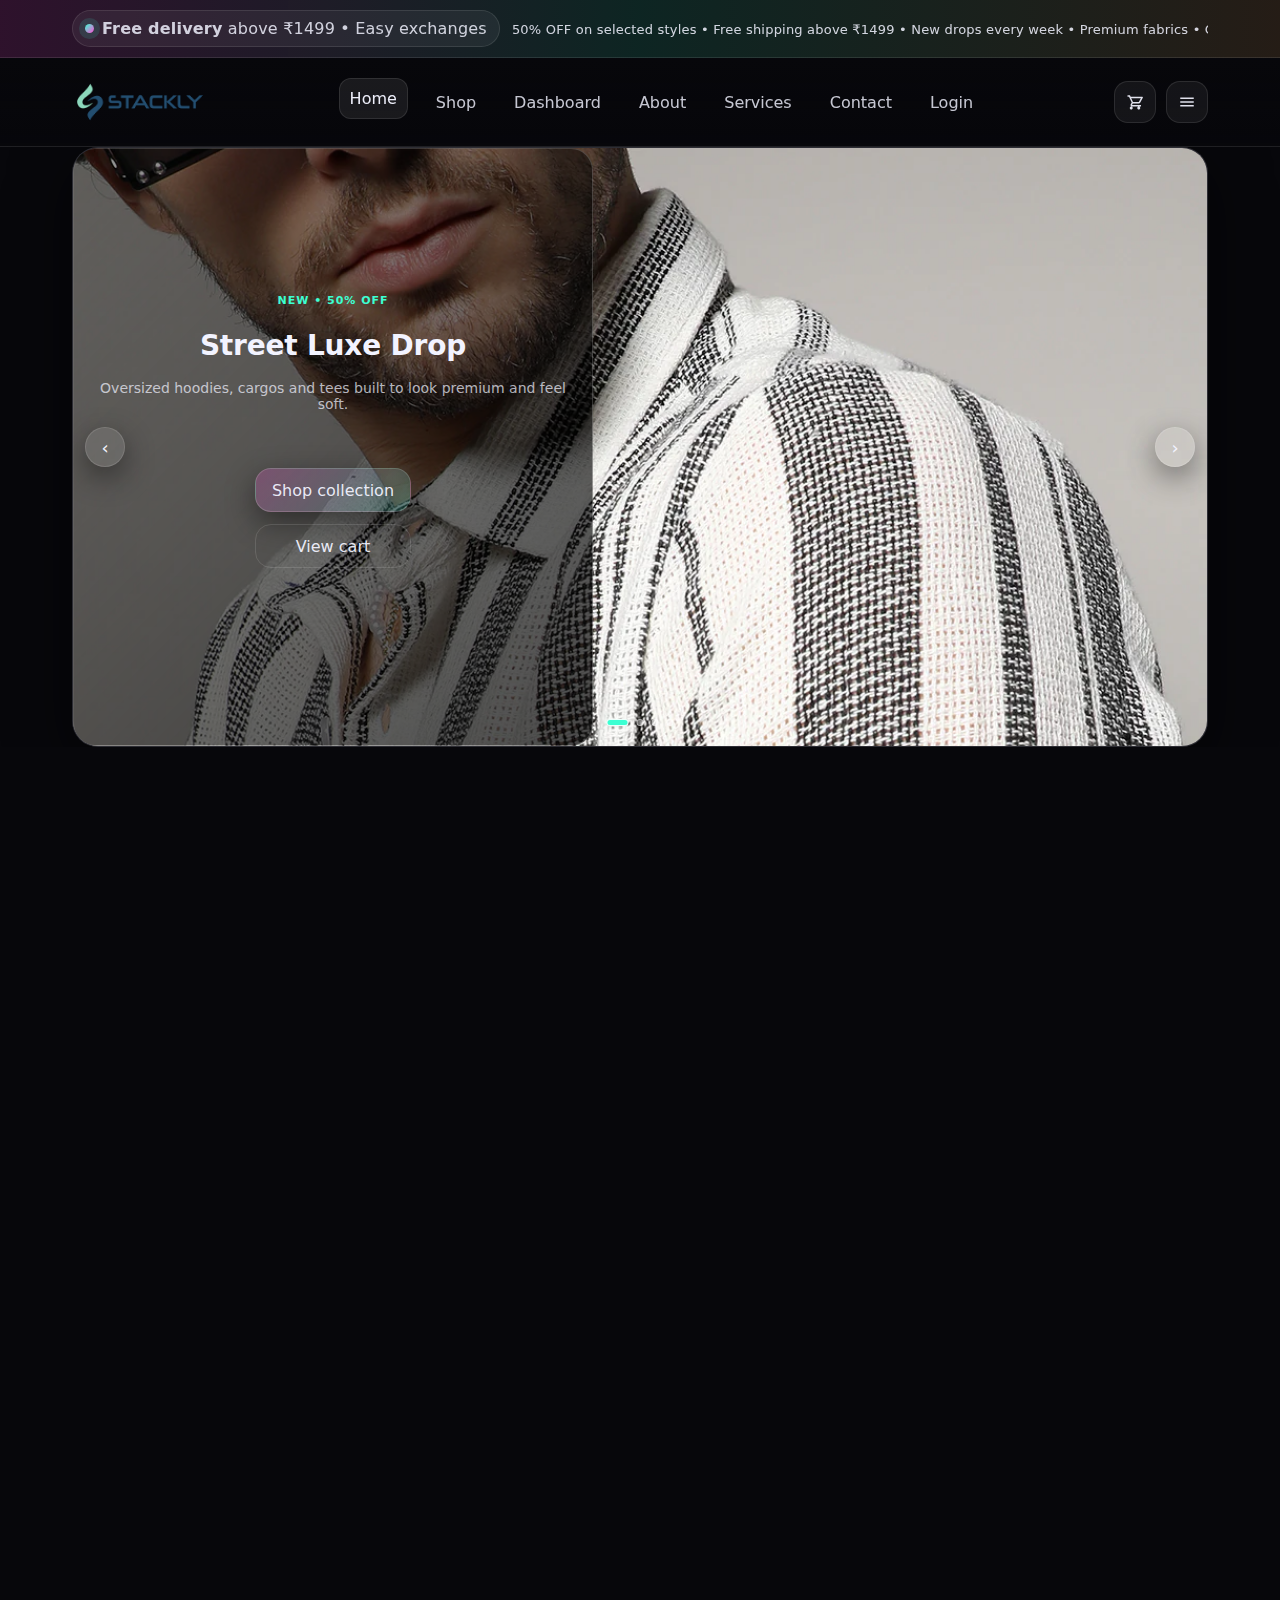
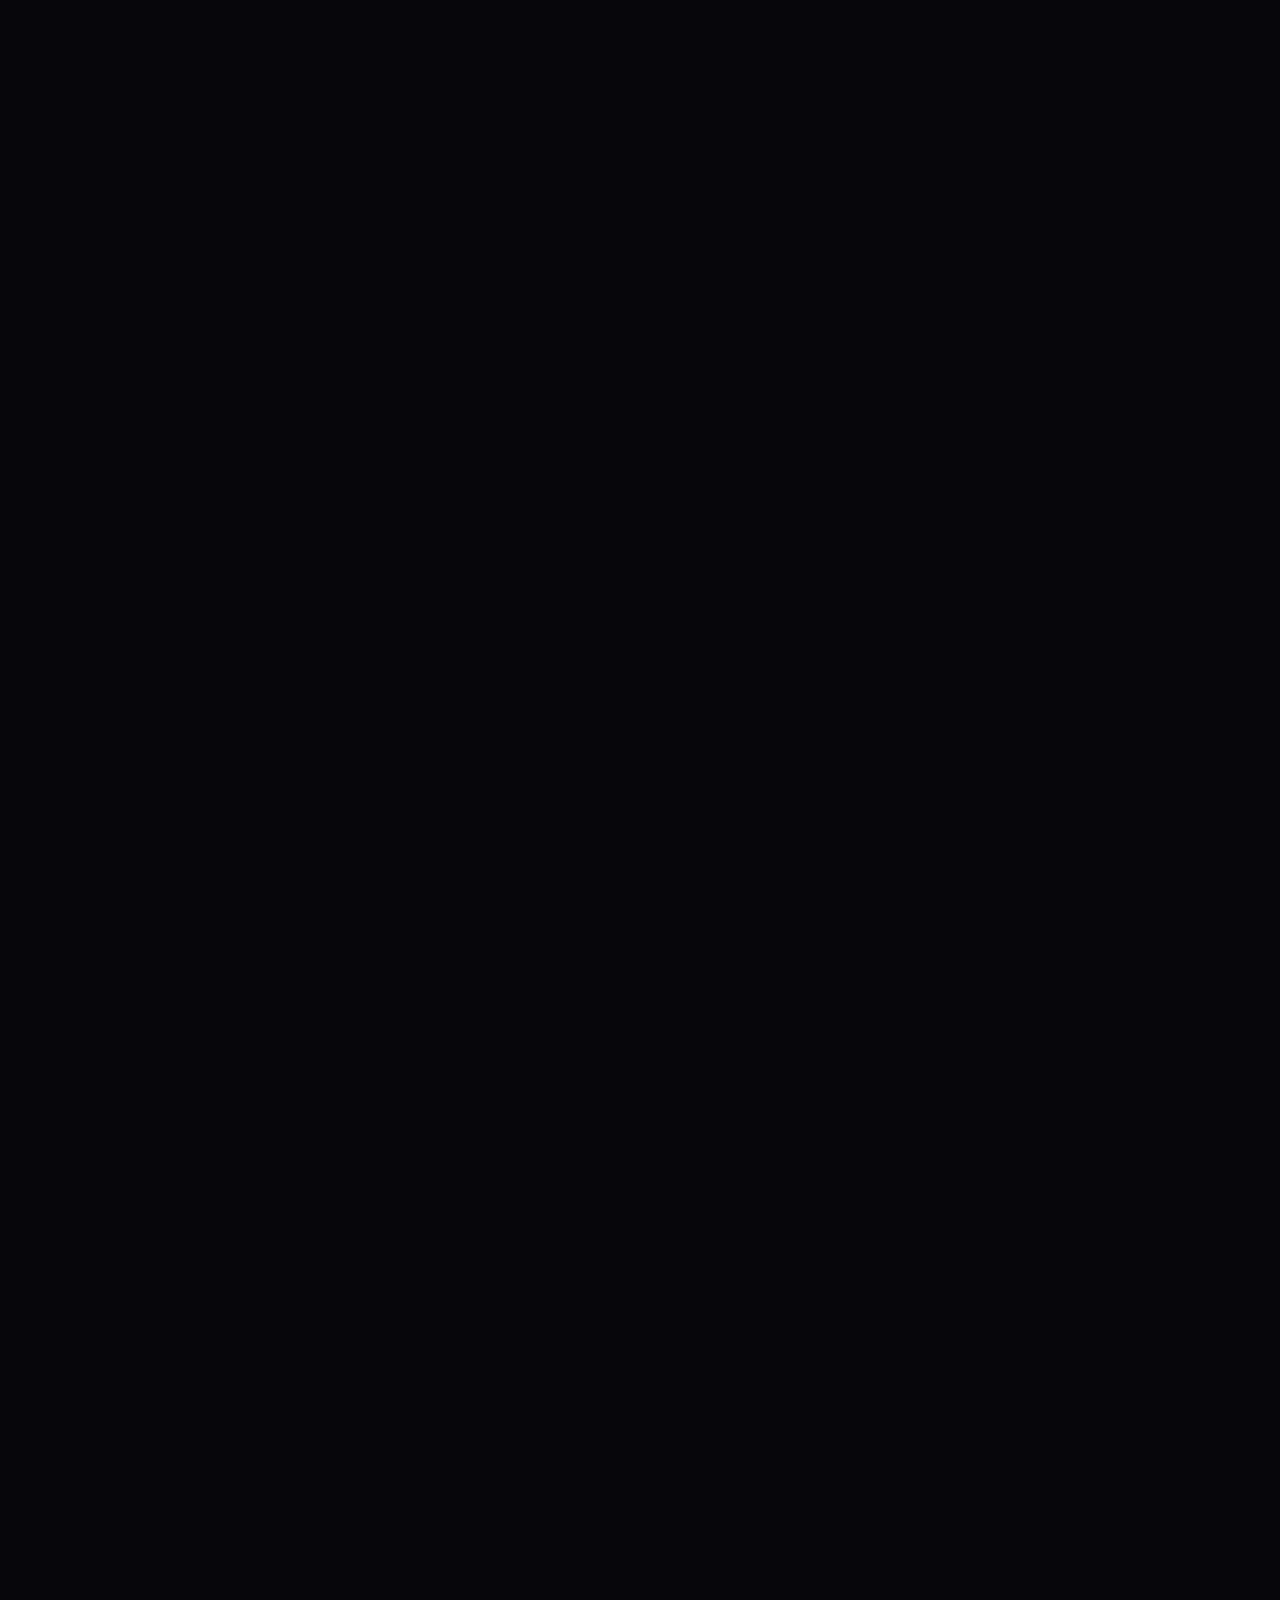
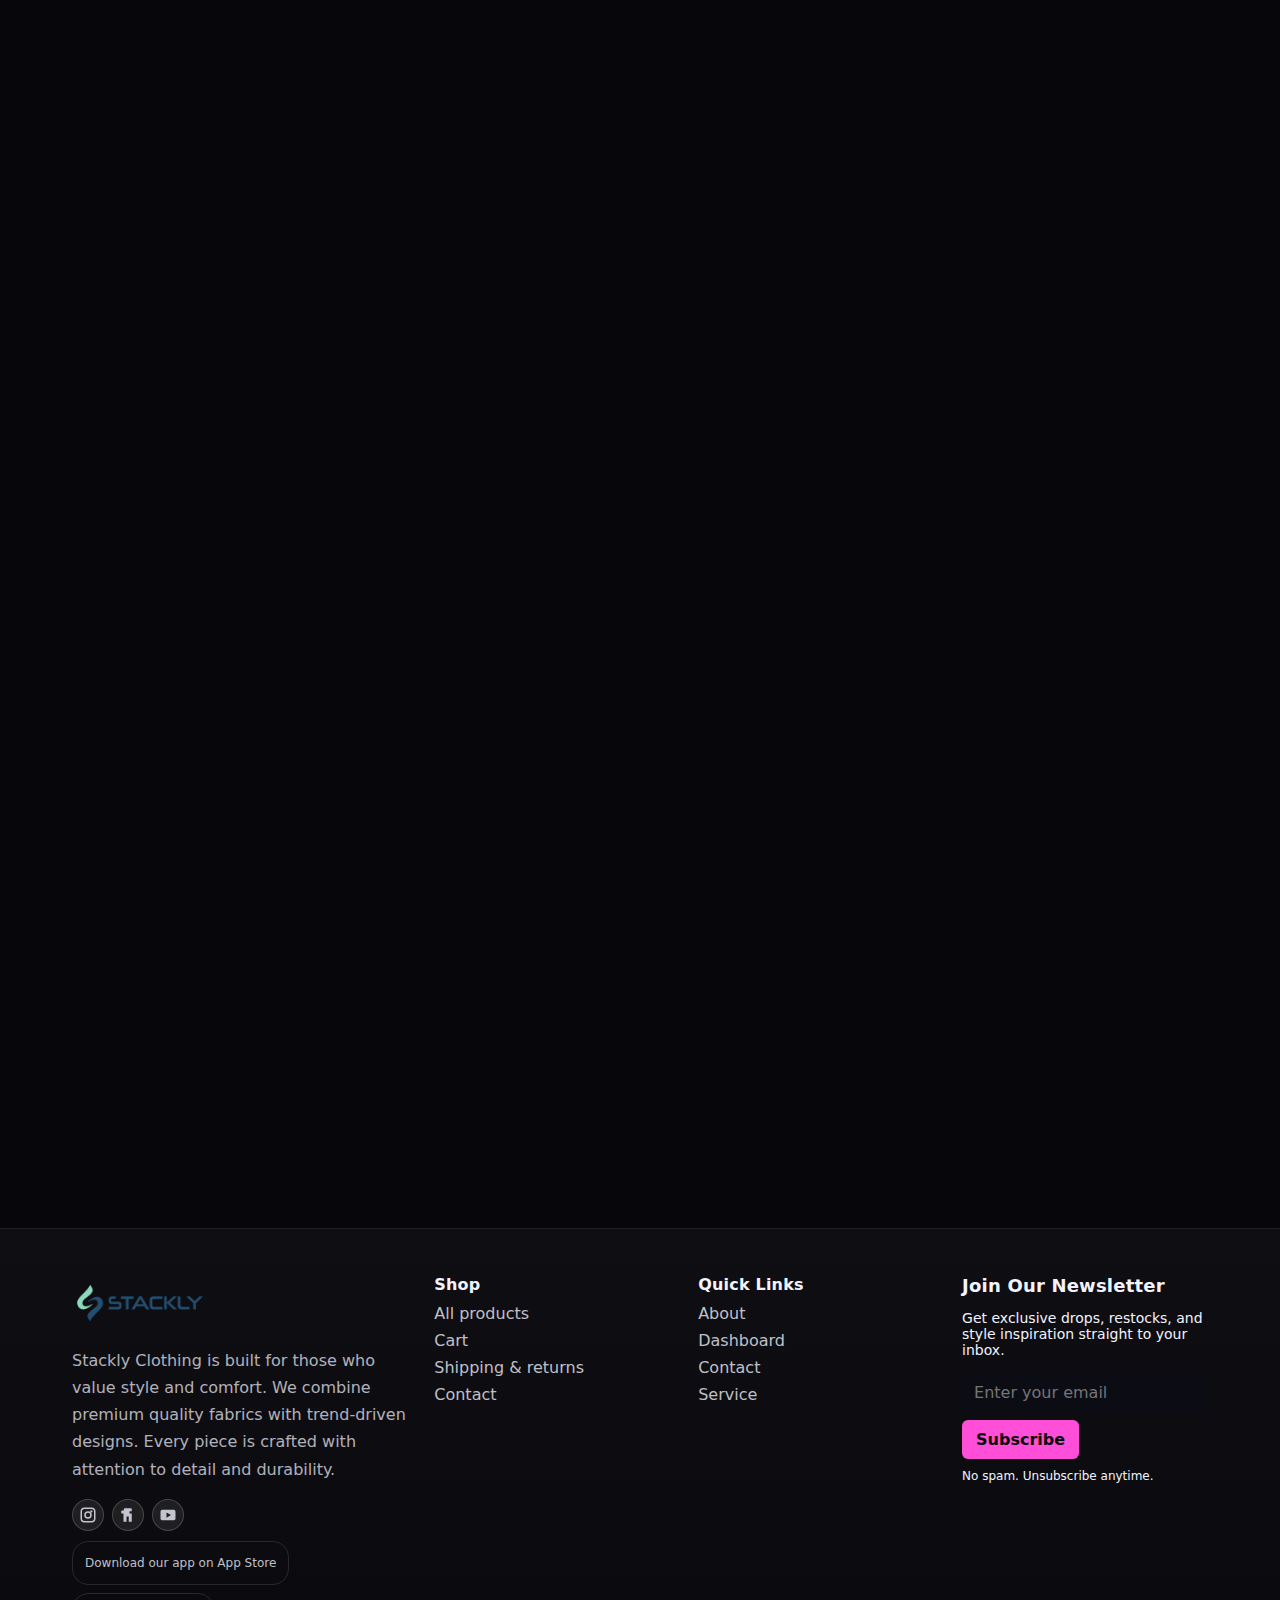
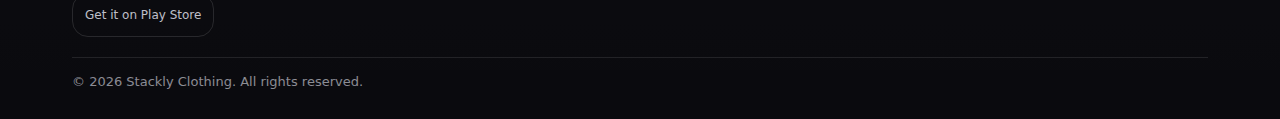
<file: index.html>
<!doctype html>
<html lang="en">
  <head>
    <meta charset="utf-8" />
    <meta name="viewport" content="width=device-width, initial-scale=1" />
    <meta name="theme-color" content="#07070b" />
    <title>Stackly Clothing Store</title>
    <link rel="stylesheet" href="assets/css/styles.css" />
    <link rel="stylesheet" href="index.css" />
  </head>
  <body>
    <div class="bg-blobs" aria-hidden="true"></div>
    <div id="menu-root"></div>

    <div class="page-wrap">
      <div id="site-header"></div>

      <main>
        <section class="hero hero--slider">
          <div class="container">
            <div class="slider js-hero-slider" data-slider="home-main">
              <div class="slider__track">
                <article class="slider__slide is-active">
                  <img src="assets/img/three.webp" alt="Street luxe hoodie and cargos" />
                  <div class="slider__overlay">
                    <p class="slider__kicker">New • 50% OFF</p>
                    <h2 class="slider__title">Street Luxe Drop</h2>
                    <p class="slider__text">Oversized hoodies, cargos and tees built to look premium and feel soft.</p>
                    <div class="hero__actions">
                      <a class="btn btn--primary" href="products.html">Shop collection</a>
                      <a class="btn btn--ghost" href="cart.html">View cart</a>
                    </div>
                  </div>
                </article>
                <article class="slider__slide">
                  <img src="assets/img/one one.avif" alt="Clean minimal tee and denim" />
                  <div class="slider__overlay">
                    <p class="slider__kicker">Essentials</p>
                    <h2 class="slider__title">Everyday Clean Fits</h2>
                    <p class="slider__text">Premium basics with sharp necklines and smooth fabric drape.</p>
                    <div class="hero__actions">
                      <a class="btn btn--primary" href="products.html">Shop tees</a>
                      <a class="btn btn--ghost" href="about.html">About our fabrics</a>
                    </div>
                  </div>
                </article>
                <article class="slider__slide">
                  <img src="assets/img/two.webp" alt="Matching track set outfit" />
                  <div class="slider__overlay">
                    <p class="slider__kicker">Sets</p>
                    <h2 class="slider__title">Co-ord Ready Looks</h2>
                    <p class="slider__text">Throw on one matching set and your outfit is done.</p>
                    <div class="hero__actions">
                      <a class="btn btn--primary" href="products.html">Shop sets</a>
                      <a class="btn btn--ghost" href="service.html">Shipping & returns</a>
                    </div>
                  </div>
                </article>
                <article class="slider__slide">
                  <img src="assets/img/four.webp" alt="Accessories like caps and tote bags" />
                  <div class="slider__overlay">
                    <p class="slider__kicker">Accessories</p>
                    <h2 class="slider__title">Finish the Look</h2>
                    <p class="slider__text">Caps, totes and details that complete your Luxe Motion outfit.</p>
                    <div class="hero__actions">
                      <a class="btn btn--primary" href="products.html">Shop accessories</a>
                      <a class="btn btn--ghost" href="contact.html">Talk to us</a>
                    </div>
                  </div>
                </article>
              </div>
              <button class="slider__btn slider__btn--prev" type="button" aria-label="Previous slide">
                ‹
              </button>
              <button class="slider__btn slider__btn--next" type="button" aria-label="Next slide">
                ›
              </button>
              <div class="slider__dots" aria-label="Select hero slide"></div>
            </div>
          </div>
        </section>

        <section class="hero">
          <div class="container">
            <div class="hero__grid">
              <div class="hero__card" data-reveal>
                <div class="hero__inner">
                  <div class="kicker">
                    <span class="kicker__spark" aria-hidden="true"></span>
                    <span>New season • luxe street essentials</span>
                  </div>
                  <h1 class="h1">
                    Wear the <span class="grad">statement</span>.<br />
                    Keep the comfort.
                  </h1>
                  <p class="lead">
                    Stackly Clothing is where modern streetwear meets everyday comfort. We design timeless pieces crafted with premium fabrics, clean cuts, and bold confidence — made for those who want to stand out without trying too hard.
                  </p>
                  <div class="hero__actions">
                    <a class="btn btn--primary" href="products.html">Shop the drop</a>
                    <a class="btn btn--ghost" href="dash.html">Open dashboard</a>
                    <a class="btn btn--ghost" href="contact.html">Talk to us</a>
                  </div>
                  <div class="stat-row">
                    <div class="stat">
                      <b>1499+</b>
                      <span>Free delivery threshold (₹)</span>
                    </div>
                    <div class="stat">
                      <b>Premium</b>
                      <span>Fabrics & finishing</span>
                    </div>
                    <div class="stat">
                      <b><span data-cart-count>0</span></b>
                      <span>Items in your cart</span>
                    </div>
                  </div>
                </div>
              </div>

              <div class="hero__side">
                <div class="mini-card" data-reveal>
                  <p class="mini-card__title">Today’s style edit</p>
                  <p class="mini-card__text">
                    Build a look in 3 moves: premium tee → layered overshirt → tapered cargo. Finish with clean sneakers.
                  </p>
                  <div class="chip-row" aria-label="Highlights">
                    <span class="chip">Oversized fit</span>
                    <span class="chip">Clean seams</span>
                    <span class="chip">Soft touch</span>
                    <span class="chip">Street luxe</span>
                  </div>
                </div>

                <div class="mini-card" data-reveal>
                  <p class="mini-card__title">Designed for You</p>
                  <p class="mini-card__text">
                   Every collection at Stackly Clothing is thoughtfully designed to match today’s lifestyle — simple, stylish, and made to move with you.
                  </p>
                </div>

                <div class="mini-card" data-reveal>
                  <p class="mini-card__title">Fast cart experience</p>
                  <p class="mini-card__text">
                    Add items from Shop → see the cart badge update instantly → manage quantity on the Cart page. The cart
                    is saved automatically.
                  </p>
                  <div class="hero__actions" style="margin-top: 12px">
                    <a class="btn btn--primary" href="cart.html">Go to cart</a>
                    <a class="btn btn--ghost" href="products.html">Explore products</a>
                  </div>
                </div>
              </div>
            </div>

            
          </div>
        </section>

        <section class="section">
          <div class="container">
            <div class="section-title" data-reveal>
              <div>
                <h2>Featured collection</h2>
                <p>Hand-picked pieces that look premium, layer cleanly, and elevate your everyday outfits.</p>
              </div>
              <a class="btn btn--ghost" href="products.html">See all products</a>
            </div>
            <div class="grid" id="featuredGrid"></div>
          </div>
        </section>

        <section class="section">
          <div class="container">
            <div class="section-title" data-reveal>
              <div>
                <h2>Why customers love us</h2>
                <p>We focus on premium feel, strong silhouettes, clean finishing, and smooth online shopping.</p>
              </div>
            </div>
            <div class="dash-grid">
              <div class="dash-card" data-reveal>
                <div class="dash-card__head">
                  <h3>Fabric feel</h3>
                  <div class="spark" aria-hidden="true"></div>
                </div>
                <div class="dash-card__body">
                  <div class="metric">
                    <div>
                      <b>Soft</b>
                      <div class="muted">Premium hand-feel + comfort stretch</div>
                    </div>
                    <div class="bars" aria-hidden="true">
                      <div class="bar" style="height: 40px"></div>
                      <div class="bar" style="height: 68px"></div>
                      <div class="bar" style="height: 78px"></div>
                      <div class="bar" style="height: 58px"></div>
                      <div class="bar" style="height: 86px"></div>
                    </div>
                  </div>
                </div>
              </div>
              <div class="dash-card" data-reveal>
                <div class="dash-card__head">
                  <h3>Clean fits</h3>
                  <div class="spark" aria-hidden="true"></div>
                </div>
                <div class="dash-card__body">
                  <div class="metric">
                    <div>
                      <b>Sharp</b>
                      <div class="muted">Minimal seams • premium drape</div>
                    </div>
                    <div class="bars" aria-hidden="true">
                      <div class="bar" style="height: 52px"></div>
                      <div class="bar" style="height: 44px"></div>
                      <div class="bar" style="height: 86px"></div>
                      <div class="bar" style="height: 70px"></div>
                      <div class="bar" style="height: 60px"></div>
                    </div>
                  </div>
                </div>
              </div>
              <div class="dash-card" data-reveal>
                <div class="dash-card__head">
                  <h3>Cart + checkout</h3>
                  <div class="spark" aria-hidden="true"></div>
                </div>
                <div class="dash-card__body">
                  <div class="metric">
                    <div>
                      <b>Fast</b>
                      <div class="muted">Instant badge, saved cart, clean totals</div>
                    </div>
                    <div class="bars" aria-hidden="true">
                      <div class="bar" style="height: 36px"></div>
                      <div class="bar" style="height: 64px"></div>
                      <div class="bar" style="height: 74px"></div>
                      <div class="bar" style="height: 84px"></div>
                      <div class="bar" style="height: 90px"></div>
                    </div>
                  </div>
                </div>
              </div>
            </div>
          </div>
        </section>

        <section class="section">
          <div class="container">
            <div class="hero__card" data-reveal>
              <div class="hero__inner">
                <div class="section-title" style="margin: 0 0 14px">
                  <div>
                    <h2>Ready to upgrade your wardrobe?</h2>
                    <p>
                      Shop the new drop, add products to your cart, and experience the full animation + mobile perfect
                      menu.
                    </p>
                  </div>
                </div>
                <div class="hero__actions" style="margin-top: 0">
                  <a class="btn btn--primary" href="products.html">Shop now</a>
                  <a class="btn btn--ghost" href="about.html">About Stackly Clothing</a>
                  <a class="btn btn--ghost" href="service.html">Shipping & returns</a>
                  <a class="btn btn--ghost" href="contact.html">Talk to us</a>
                  
                </div>
              </div>
            </div>
          </div>
        </section>
      </main>

      <div id="site-footer"></div>
    </div>

    <script type="module" src="assets/js/app.js"></script>
  </body>
</html>
</file>
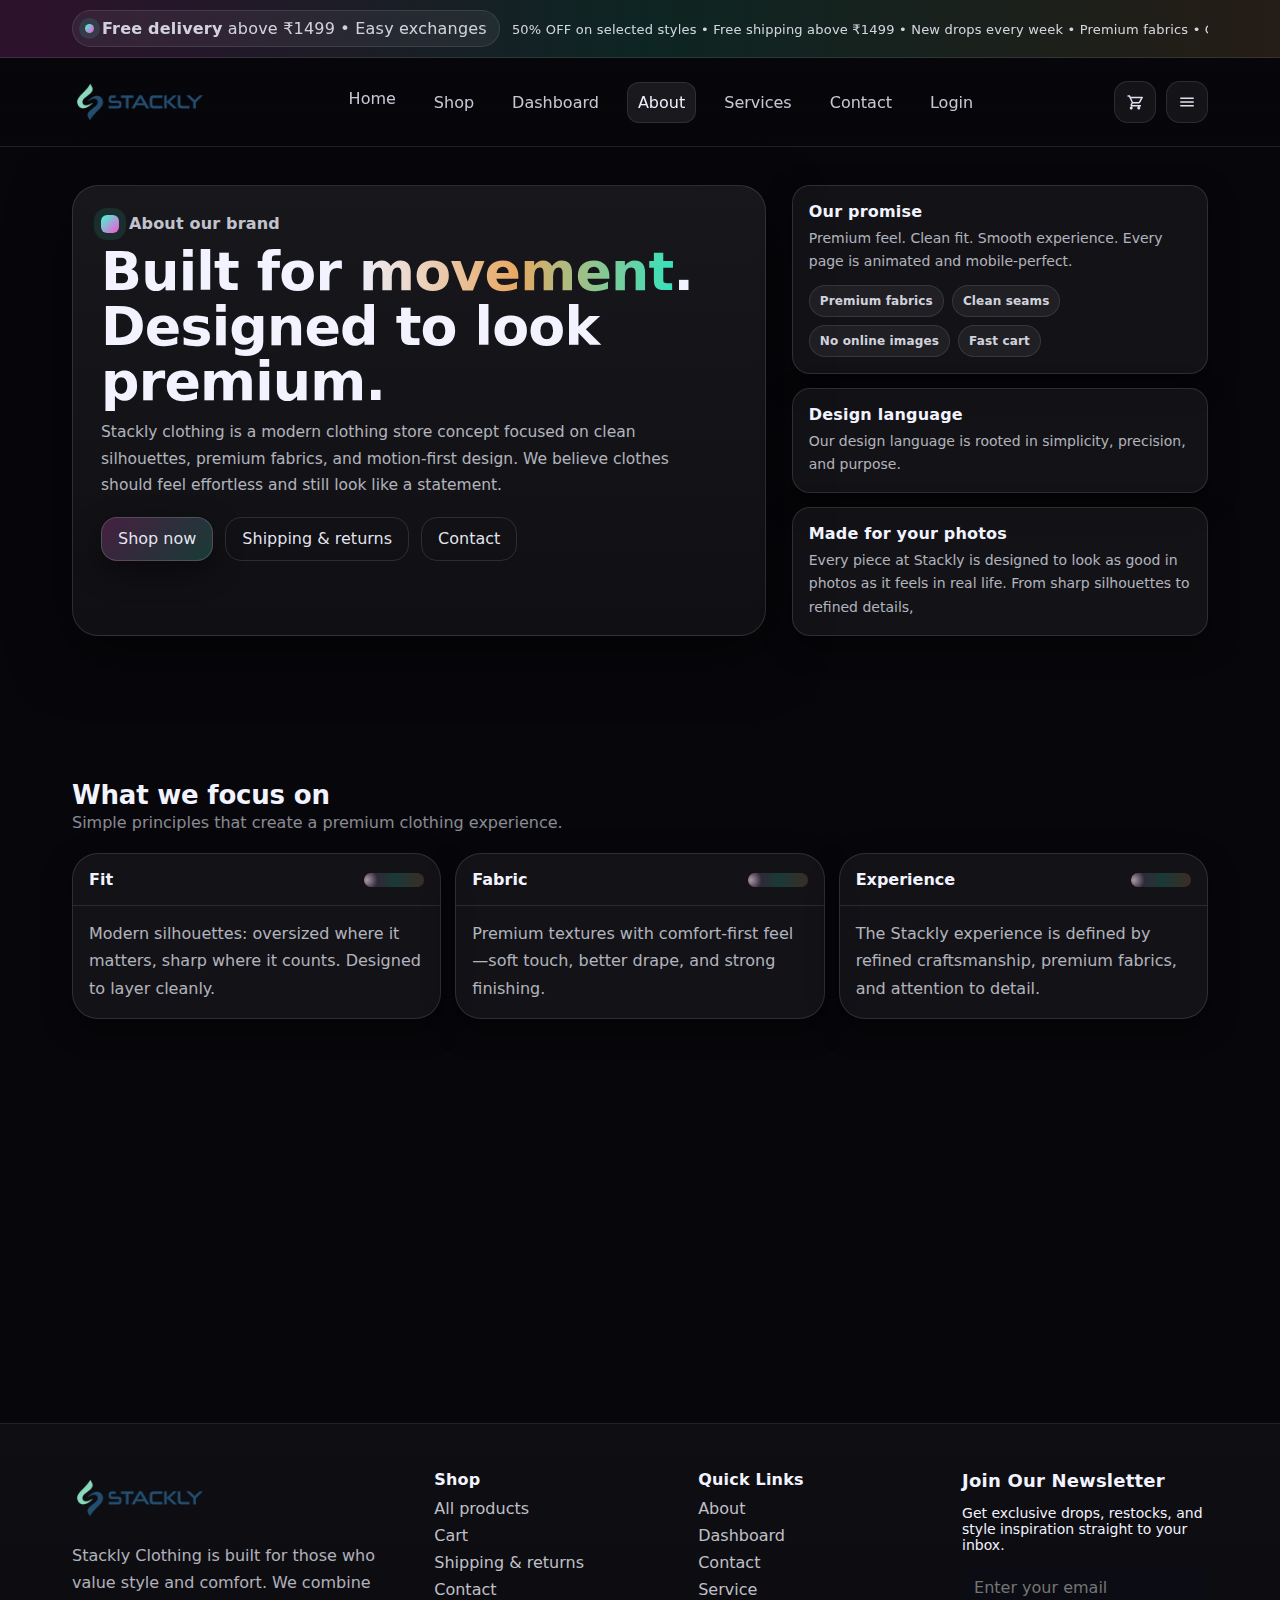
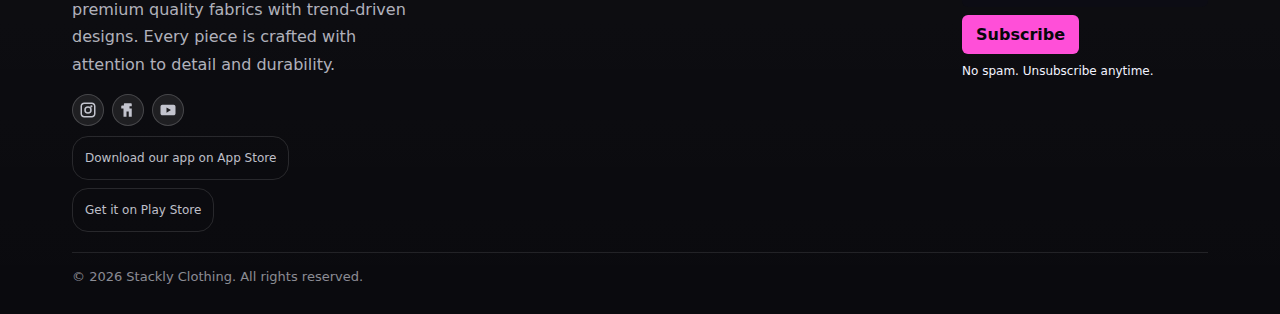
<file: about.html>
<!doctype html>
<html lang="en">
  <head>
    <meta charset="utf-8" />
    <meta name="viewport" content="width=device-width, initial-scale=1" />
    <meta name="theme-color" content="#07070b" />
    <title>About | Luxe Motion</title>
    <link rel="stylesheet" href="about.css" />
  </head>
  <body>
    <div class="bg-blobs" aria-hidden="true"></div>
    <div id="menu-root"></div>

    <div class="page-wrap">
      <div id="site-header"></div>

      <main>
        <section class="section" style="padding-top: 38px">
          <div class="container">
            <div class="hero__grid">
              <div class="hero__card" data-reveal>
                <div class="hero__inner">
                  <div class="kicker">
                    <span class="kicker__spark" aria-hidden="true"></span>
                    <span>About our brand</span>
                  </div>
                  <h1 class="h1" style="margin-top: 12px">
                    Built for <span class="grad">movement</span>.<br />
                    Designed to look premium.
                  </h1>
                  <p class="lead">
                    Stackly clothing is a modern clothing store concept focused on clean silhouettes, premium fabrics, and
                    motion-first design. We believe clothes should feel effortless and still look like a statement.
                  </p>
                  <div class="hero__actions">
                    <a class="btn btn--primary" href="products.html">Shop now</a>
                    <a class="btn btn--ghost" href="service.html">Shipping & returns</a>
                    <a class="btn btn--ghost" href="contact.html">Contact</a>
                  </div>
                </div>
              </div>

              <div class="hero__side">
                <div class="mini-card" data-reveal>
                  <p class="mini-card__title">Our promise</p>
                  <p class="mini-card__text">
                    Premium feel. Clean fit. Smooth experience. Every page is animated and mobile-perfect.
                  </p>
                  <div class="chip-row">
                    <span class="chip">Premium fabrics</span>
                    <span class="chip">Clean seams</span>
                    <span class="chip">No online images</span>
                    <span class="chip">Fast cart</span>
                  </div>
                </div>
                <div class="mini-card" data-reveal>
                  <p class="mini-card__title">Design language</p>
                  <p class="mini-card__text">
                  Our design language is rooted in simplicity, precision, and purpose. 
                  </p>
                </div>
                <div class="mini-card" data-reveal>
                  <p class="mini-card__title">Made for your photos</p>
                  <p class="mini-card__text">
                    
                    Every piece at Stackly is designed to look as good in photos as it feels in real life. From sharp silhouettes to refined details,
                  </p>
                </div>
              </div>
            </div>
          </div>
        </section>

        <section class="section">
          <div class="container">
            <div class="section-title" data-reveal>
              <div>
                <h2>What we focus on</h2>
                <p>Simple principles that create a premium clothing experience.</p>
              </div>
            </div>
            <div class="dash-grid">
              <div class="dash-card" data-reveal>
                <div class="dash-card__head">
                  <h3>Fit</h3>
                  <div class="spark" aria-hidden="true"></div>
                </div>
                <div class="dash-card__body">
                  <p class="muted" style="margin: 0">
                    Modern silhouettes: oversized where it matters, sharp where it counts. Designed to layer cleanly.
                  </p>
                </div>
              </div>
              <div class="dash-card" data-reveal>
                <div class="dash-card__head">
                  <h3>Fabric</h3>
                  <div class="spark" aria-hidden="true"></div>
                </div>
                <div class="dash-card__body">
                  <p class="muted" style="margin: 0">
                    Premium textures with comfort-first feel—soft touch, better drape, and strong finishing.
                  </p>
                </div>
              </div>
              <div class="dash-card" data-reveal>
                <div class="dash-card__head">
                  <h3>Experience</h3>
                  <div class="spark" aria-hidden="true"></div>
                </div>
                <div class="dash-card__body">
                  <p class="muted" style="margin: 0">
                    The Stackly experience is defined by refined craftsmanship, premium fabrics, and attention to detail. 
                  </p>
                </div>
              </div>
              <div class="dash-card dash-card--wide" data-reveal>
                <div class="dash-card__head">
                  <h3>Brand story </h3>
                  <div class="spark" aria-hidden="true"></div>
                </div>
                <div class="dash-card__body">
                  <p class="muted" style="margin: 0">
                    Start with your origin: why you started selling clothes, what makes your style unique, and how your
                    products make customers feel. This section is written to be long, premium, and easy to replace with
                    your real brand story.
                  </p>
                </div>
              </div>
              <div class="dash-card" data-reveal>
                <div class="dash-card__head">
                  <h3>Support</h3>
                  <div class="spark" aria-hidden="true"></div>
                </div>
                <div class="dash-card__body">
                  <p class="muted" style="margin: 0">Fast replies, size help, and easy exchange guidance.</p>
                </div>
              </div>
              <div class="dash-card" data-reveal>
                <div class="dash-card__head">
                  <h3>Packaging</h3>
                  <div class="spark" aria-hidden="true"></div>
                </div>
                <div class="dash-card__body">
                  <p class="muted" style="margin: 0">Premium packaging for a luxe unboxing vibe.</p>
                </div>
              </div>
            </div>
          </div>
        </section>
      </main>

      <div id="site-footer"></div>
    </div>

    <script type="module" src="assets/js/app.js"></script>
  </body>
</html>
</file>
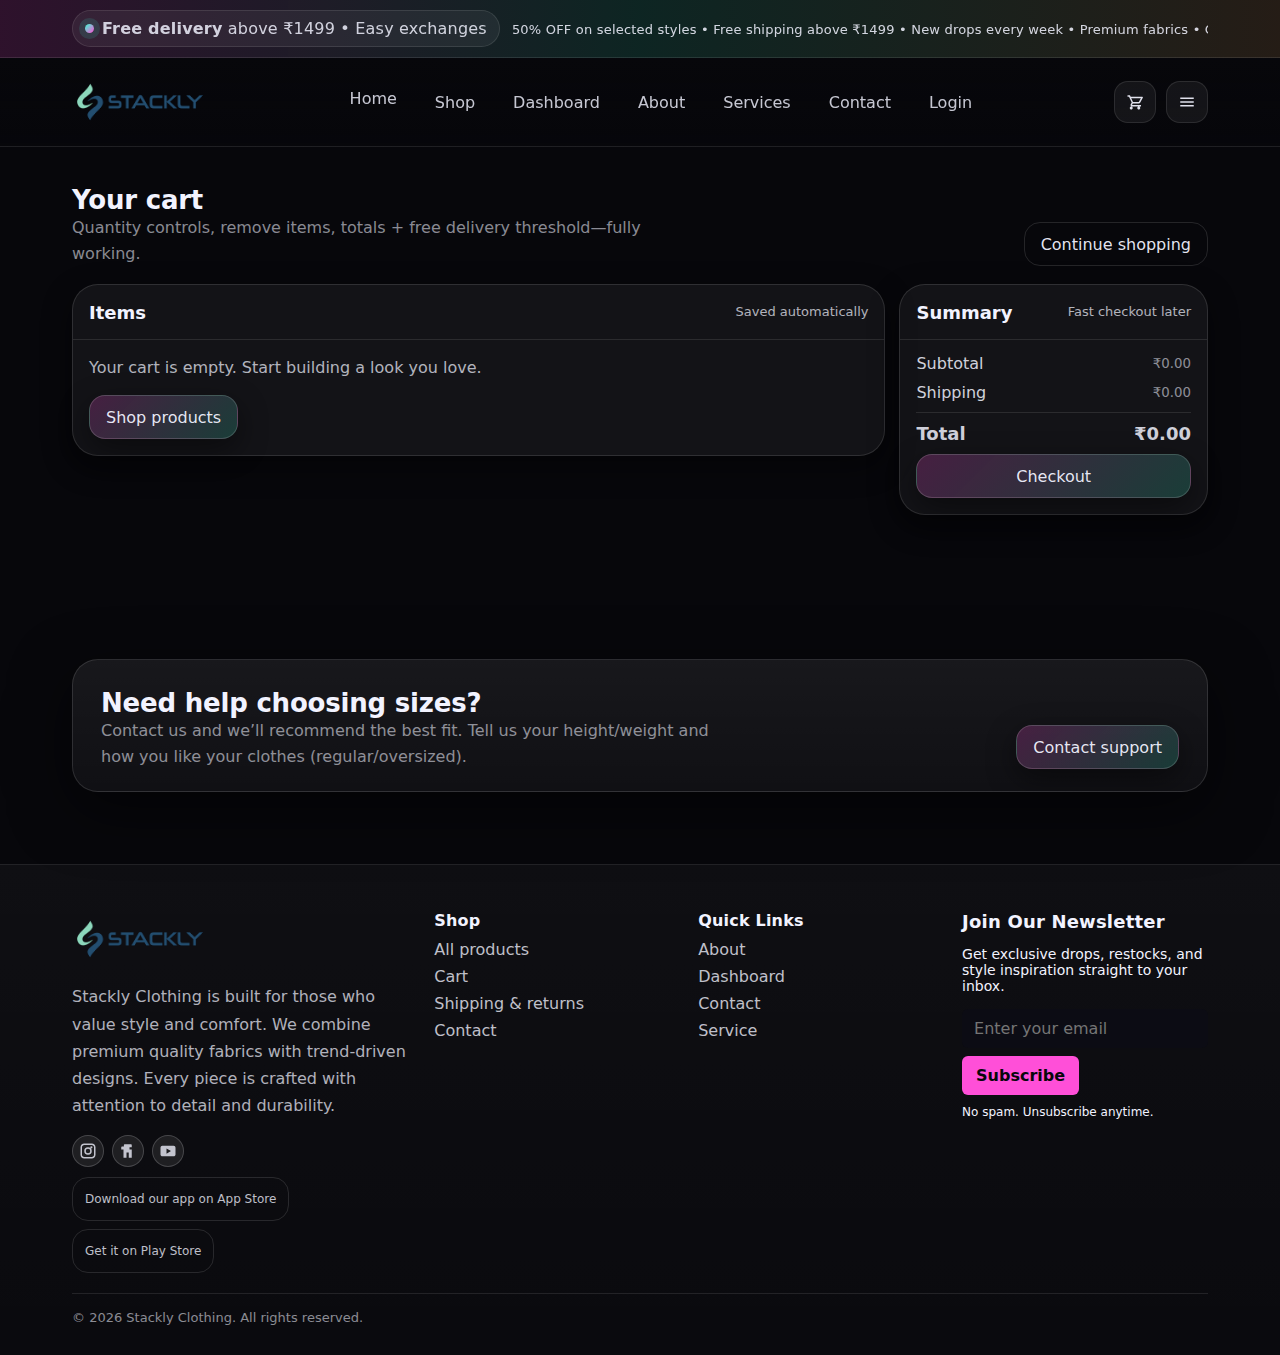
<file: cart.html>
<!doctype html>
<html lang="en">
  <head>
    <meta charset="utf-8" />
    <meta name="viewport" content="width=device-width, initial-scale=1" />
    <meta name="theme-color" content="#07070b" />
    <title>Cart | Luxe Motion</title>
    <link rel="stylesheet" href="cart.css" />
  </head>
  <body>
    <div class="bg-blobs" aria-hidden="true"></div>
    <div id="menu-root"></div>

    <div class="page-wrap">
      <div id="site-header"></div>

      <main>
        <section class="section" style="padding-top: 38px">
          <div class="container">
            <div class="section-title" data-reveal>
              <div>
                <h2>Your cart</h2>
                <p>Quantity controls, remove items, totals + free delivery threshold—fully working.</p>
              </div>
              <a class="btn btn--ghost" href="products.html">Continue shopping</a>
            </div>

            <div class="cart-grid">
              <div class="panel" data-reveal>
                <div class="panel__head">
                  <h2>Items</h2>
                  <span class="muted" style="font-size: 13px">Saved automatically</span>
                </div>
                <div id="cartItems"></div>
              </div>

              <div class="panel" data-reveal>
                <div class="panel__head">
                  <h2>Summary</h2>
                  <span class="muted" style="font-size: 13px">Fast checkout later</span>
                </div>
                <div class="panel__body" id="cartSummary"></div>
              </div>
            </div>
          </div>
        </section>

        <section class="section">
          <div class="container">
            <div class="hero__card" data-reveal>
              <div class="hero__inner">
                <div class="section-title" style="margin: 0">
                  <div>
                    <h2>Need help choosing sizes?</h2>
                    <p>
                      Contact us and we’ll recommend the best fit. Tell us your height/weight and how you like your
                      clothes (regular/oversized).
                    </p>
                  </div>
                  <a class="btn btn--primary" href="contact.html">Contact support</a>
                </div>
              </div>
            </div>
          </div>
        </section>
      </main>

      <div id="site-footer"></div>
    </div>

    <script type="module" src="assets/js/app.js"></script>
  </body>
</html>
</file>
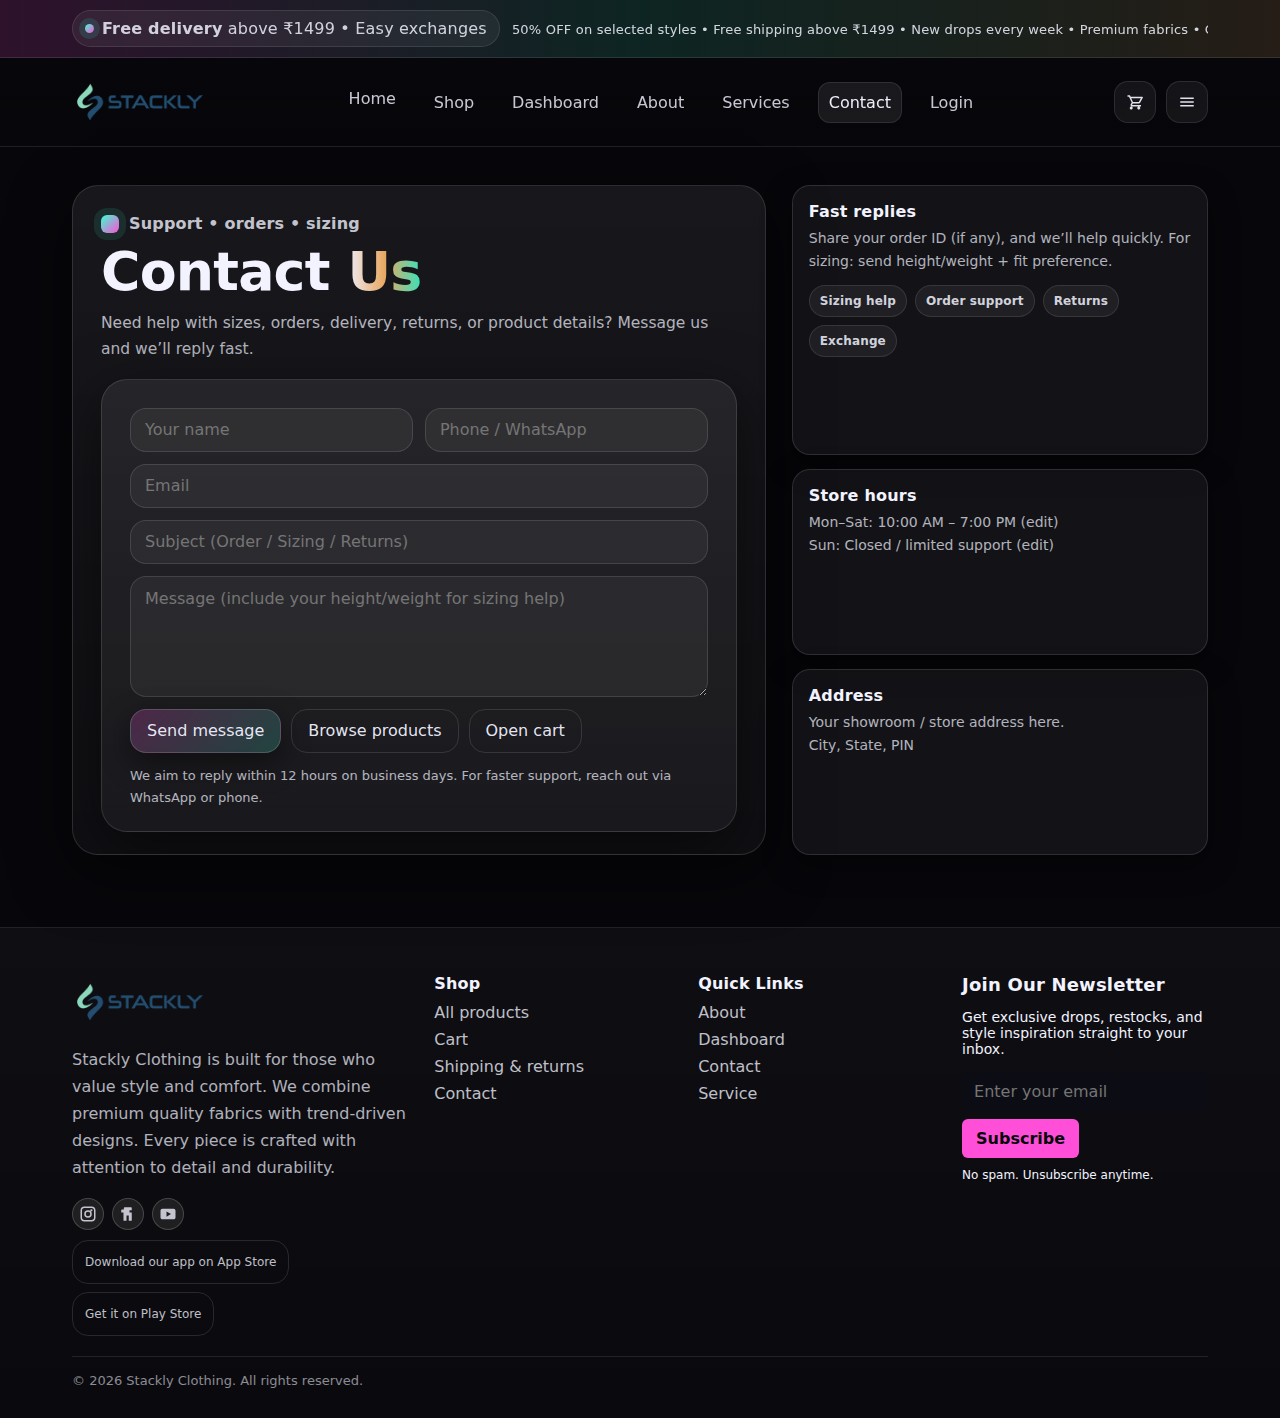
<file: contact.html>
<!doctype html>
<html lang="en">
  <head>
    <meta charset="utf-8" />
    <meta name="viewport" content="width=device-width, initial-scale=1" />
    <meta name="theme-color" content="#07070b" />
    <title>Contact | Luxe Motion</title>
    <link rel="stylesheet" href="contact.css" />
  </head>
  <body>
    <div class="bg-blobs" aria-hidden="true"></div>
    <div id="menu-root"></div>

    <div class="page-wrap">
      <div id="site-header"></div>

      <main>
        <section class="section" style="padding-top: 38px">
          <div class="container">
            <div class="hero__grid">
              <div class="hero__card" data-reveal>
                <div class="hero__inner">
                  <div class="kicker">
                    <span class="kicker__spark" aria-hidden="true"></span>
                    <span>Support • orders • sizing</span>
                  </div>
                  <h1 class="h1" style="margin-top: 12px">
                    Contact <span class="grad">Us</span>
                  </h1>
                  <p class="lead">
                    Need help with sizes, orders, delivery, returns, or product details? Message us and we’ll reply fast.
                  </p>

                  <div class="hero__card" style="margin-top: 16px" data-reveal>
                    <div class="hero__inner">
                      <form id="contactForm" style="display: grid; gap: 12px">
                        <div style="display: grid; grid-template-columns: 1fr 1fr; gap: 12px">
                          <input class="field" name="name" placeholder="Your name" required />
                          <input class="field" name="phone" placeholder="Phone / WhatsApp" required />
                        </div>
                        <input class="field" type="email" name="email" placeholder="Email" required />
                        <input class="field" name="subject" placeholder="Subject (Order / Sizing / Returns)" required />
                        <textarea
                          class="field"
                          name="message"
                          placeholder="Message (include your height/weight for sizing help)"
                          rows="5"
                          style="height: auto; padding-top: 12px; padding-bottom: 12px; resize: vertical"
                          required
                        ></textarea>
                        <div style="display: flex; gap: 10px; flex-wrap: wrap">
                          <button class="btn btn--primary" type="submit">Send message</button>
                          <a class="btn btn--ghost" href="products.html">Browse products</a>
                          <a class="btn btn--ghost" href="cart.html">Open cart</a>
                        </div>
                        <p class="muted" style="margin: 0; font-size: 13px">
                          We aim to reply within 12 hours on business days. For faster support, reach out via WhatsApp or phone.
                        </p>
                      </form>
                    </div>
                  </div>
                </div>
              </div>

              <div class="hero__side">
                <div class="mini-card" data-reveal>
                  <p class="mini-card__title">Fast replies</p>
                  <p class="mini-card__text">
                    Share your order ID (if any), and we’ll help quickly. For sizing: send height/weight + fit preference.
                  </p>
                  <div class="chip-row">
                    <span class="chip">Sizing help</span>
                    <span class="chip">Order support</span>
                    <span class="chip">Returns</span>
                    <span class="chip">Exchange</span>
                  </div>
                </div>

                <div class="mini-card" data-reveal>
                  <p class="mini-card__title">Store hours</p>
                  <p class="mini-card__text">Mon–Sat: 10:00 AM – 7:00 PM (edit)</p>
                  <p class="mini-card__text">Sun: Closed / limited support (edit)</p>
                </div>

                <div class="mini-card" data-reveal>
                  <p class="mini-card__title">Address</p>
                  <p class="mini-card__text">
                    Your showroom / store address here.<br />
                    City, State, PIN
                  </p>
                </div>
              </div>
            </div>
          </div>
        </section>
      </main>

      <div id="site-footer"></div>
    </div>

    <script type="module" src="assets/js/app.js"></script>
  </body>
</html>
</file>
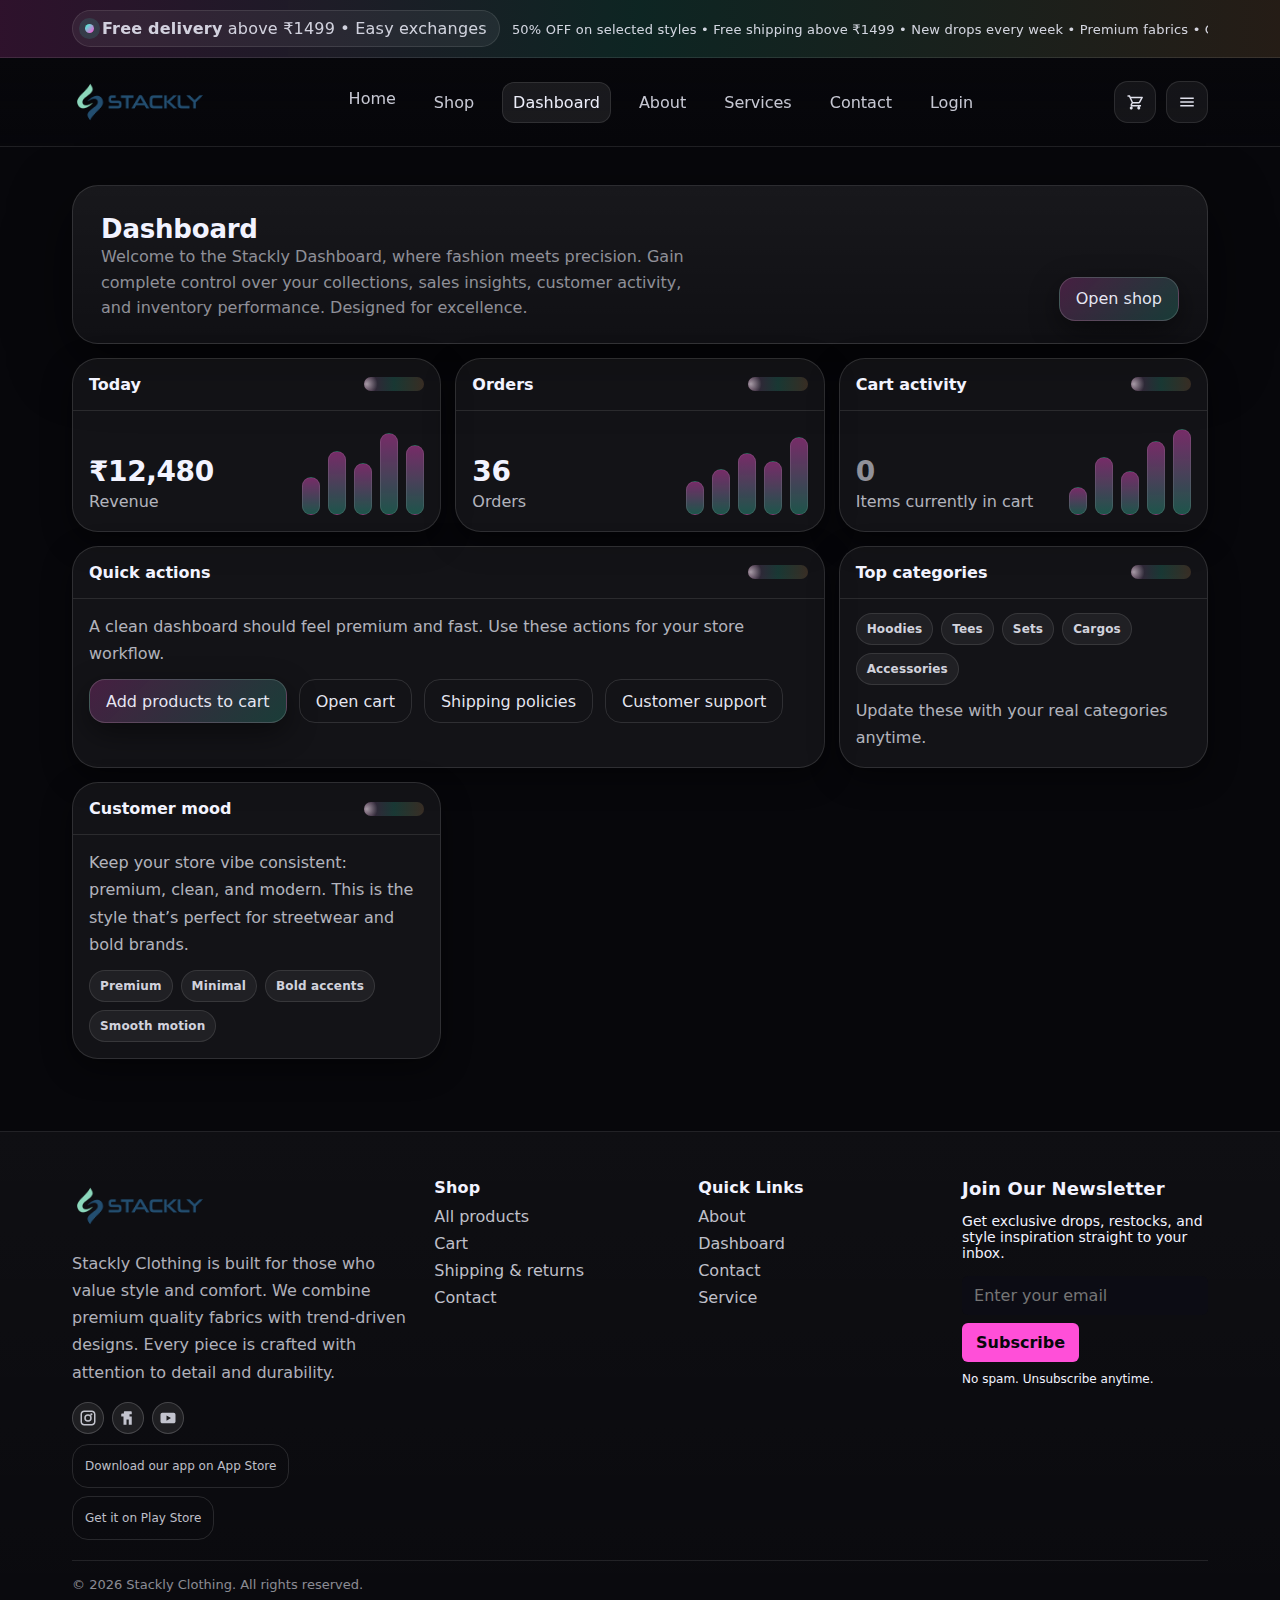
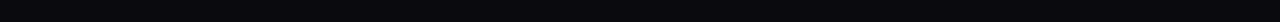
<file: dash.html>
<!doctype html>
<html lang="en">
  <head>
    <meta charset="utf-8" />
    <meta name="viewport" content="width=device-width, initial-scale=1" />
    <meta name="theme-color" content="#07070b" />
    <title>Dashboard | Luxe Motion</title>
    <link rel="stylesheet" href="dash.css" />
  </head>
  <body>
    <div class="bg-blobs" aria-hidden="true"></div>
    <div id="menu-root"></div>

    <div class="page-wrap">
      <div id="site-header"></div>

      <main>
        <section class="section" style="padding-top: 38px">
          <div class="container">
            <div class="hero__card" data-reveal>
              <div class="hero__inner">
                <div class="section-title" style="margin: 0">
                  <div>
                    <h2>Dashboard </h2>
                    <p>
                    Welcome to the Stackly Dashboard, where fashion meets precision. Gain complete control over your collections, sales insights, customer activity, and inventory performance. Designed for excellence.
                    </p>
                  </div>
                  <a class="btn btn--primary" href="products.html">Open shop</a>
                </div>
              </div>
            </div>

            <div class="dash-grid" style="margin-top: 14px">
              <div class="dash-card" data-reveal>
                <div class="dash-card__head">
                  <h3>Today</h3>
                  <div class="spark" aria-hidden="true"></div>
                </div>
                <div class="dash-card__body">
                  <div class="metric">
                    <div>
                      <b>₹12,480</b>
                      <div class="muted">Revenue </div>
                    </div>
                    <div class="bars" aria-hidden="true">
                      <div class="bar" style="height: 38px"></div>
                      <div class="bar" style="height: 64px"></div>
                      <div class="bar" style="height: 52px"></div>
                      <div class="bar" style="height: 82px"></div>
                      <div class="bar" style="height: 70px"></div>
                    </div>
                  </div>
                </div>
              </div>

              <div class="dash-card" data-reveal>
                <div class="dash-card__head">
                  <h3>Orders</h3>
                  <div class="spark" aria-hidden="true"></div>
                </div>
                <div class="dash-card__body">
                  <div class="metric">
                    <div>
                      <b>36</b>
                      <div class="muted">Orders </div>
                    </div>
                    <div class="bars" aria-hidden="true">
                      <div class="bar" style="height: 34px"></div>
                      <div class="bar" style="height: 46px"></div>
                      <div class="bar" style="height: 62px"></div>
                      <div class="bar" style="height: 54px"></div>
                      <div class="bar" style="height: 78px"></div>
                    </div>
                  </div>
                </div>
              </div>

              <div class="dash-card" data-reveal>
                <div class="dash-card__head">
                  <h3>Cart activity</h3>
                  <div class="spark" aria-hidden="true"></div>
                </div>
                <div class="dash-card__body">
                  <div class="metric">
                    <div>
                      <b><span data-cart-count>0</span></b>
                      <div class="muted">Items currently in cart</div>
                    </div>
                    <div class="bars" aria-hidden="true">
                      <div class="bar" style="height: 28px"></div>
                      <div class="bar" style="height: 58px"></div>
                      <div class="bar" style="height: 44px"></div>
                      <div class="bar" style="height: 74px"></div>
                      <div class="bar" style="height: 86px"></div>
                    </div>
                  </div>
                </div>
              </div>

              <div class="dash-card dash-card--wide" data-reveal>
                <div class="dash-card__head">
                  <h3>Quick actions</h3>
                  <div class="spark" aria-hidden="true"></div>
                </div>
                <div class="dash-card__body">
                  <p class="muted" style="margin: 0 0 12px">
                    A clean dashboard should feel premium and fast. Use these actions for your store workflow.
                  </p>
                  <div class="hero__actions" style="margin-top: 0">
                    <a class="btn btn--primary" href="products.html">Add products to cart</a>
                    <a class="btn btn--ghost" href="cart.html">Open cart</a>
                    <a class="btn btn--ghost" href="service.html">Shipping policies</a>
                    <a class="btn btn--ghost" href="contact.html">Customer support</a>
                  </div>
                </div>
              </div>

              <div class="dash-card" data-reveal>
                <div class="dash-card__head">
                  <h3>Top categories</h3>
                  <div class="spark" aria-hidden="true"></div>
                </div>
                <div class="dash-card__body">
                  <div class="chip-row" style="margin-top: 0">
                    <span class="chip">Hoodies</span>
                    <span class="chip">Tees</span>
                    <span class="chip">Sets</span>
                    <span class="chip">Cargos</span>
                    <span class="chip">Accessories</span>
                  </div>
                  <p class="muted" style="margin: 12px 0 0">Update these with your real categories anytime.</p>
                </div>
              </div>

              <div class="dash-card" data-reveal>
                <div class="dash-card__head">
                  <h3>Customer mood</h3>
                  <div class="spark" aria-hidden="true"></div>
                </div>
                <div class="dash-card__body">
                  <p class="muted" style="margin: 0 0 12px">
                    Keep your store vibe consistent: premium, clean, and modern. This is the
                    style that’s perfect for streetwear and bold brands.
                  </p>
                  <div class="chip-row" style="margin-top: 0">
                    <span class="chip">Premium</span>
                    <span class="chip">Minimal</span>
                    <span class="chip">Bold accents</span>
                    <span class="chip">Smooth motion</span>
                  </div>
                </div>
              </div>
            </div>
          </div>
        </section>
      </main>

      <div id="site-footer"></div>
    </div>

    <script type="module" src="assets/js/app.js"></script>
  </body>
</html>
</file>
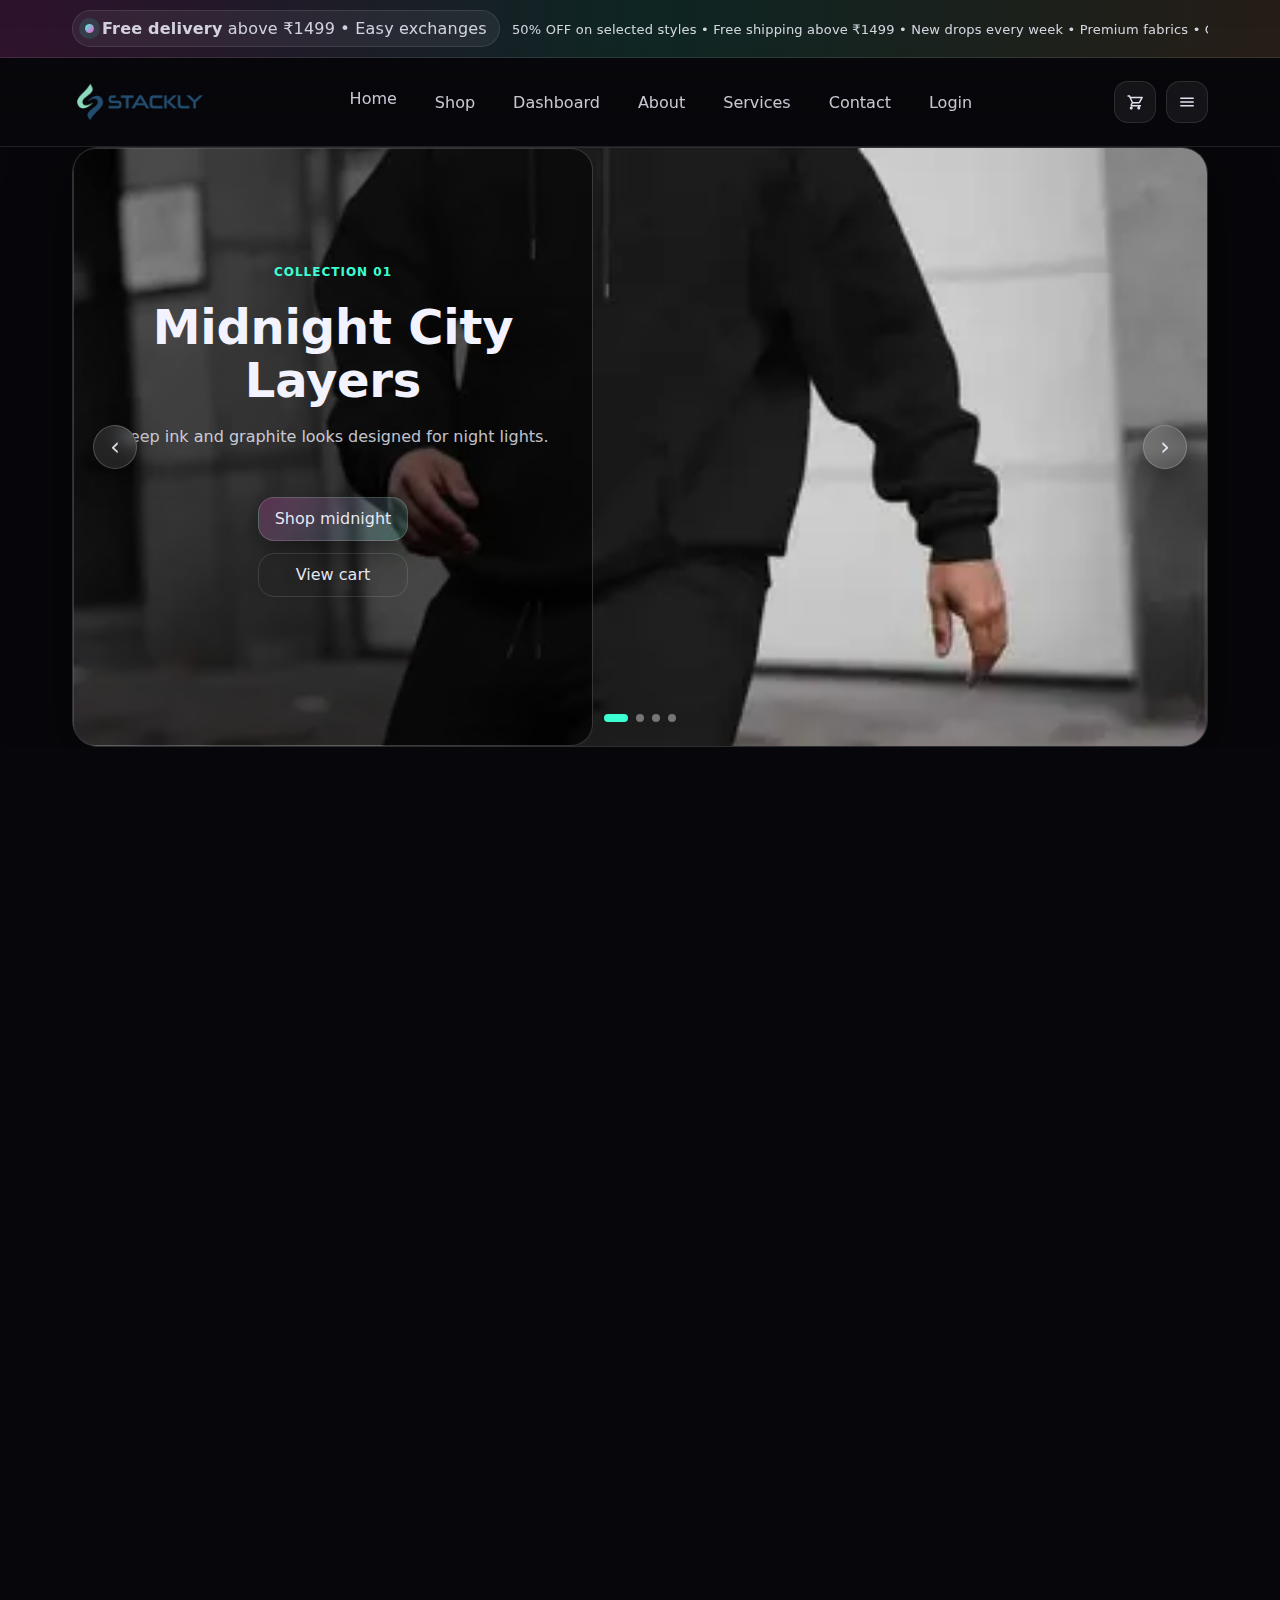
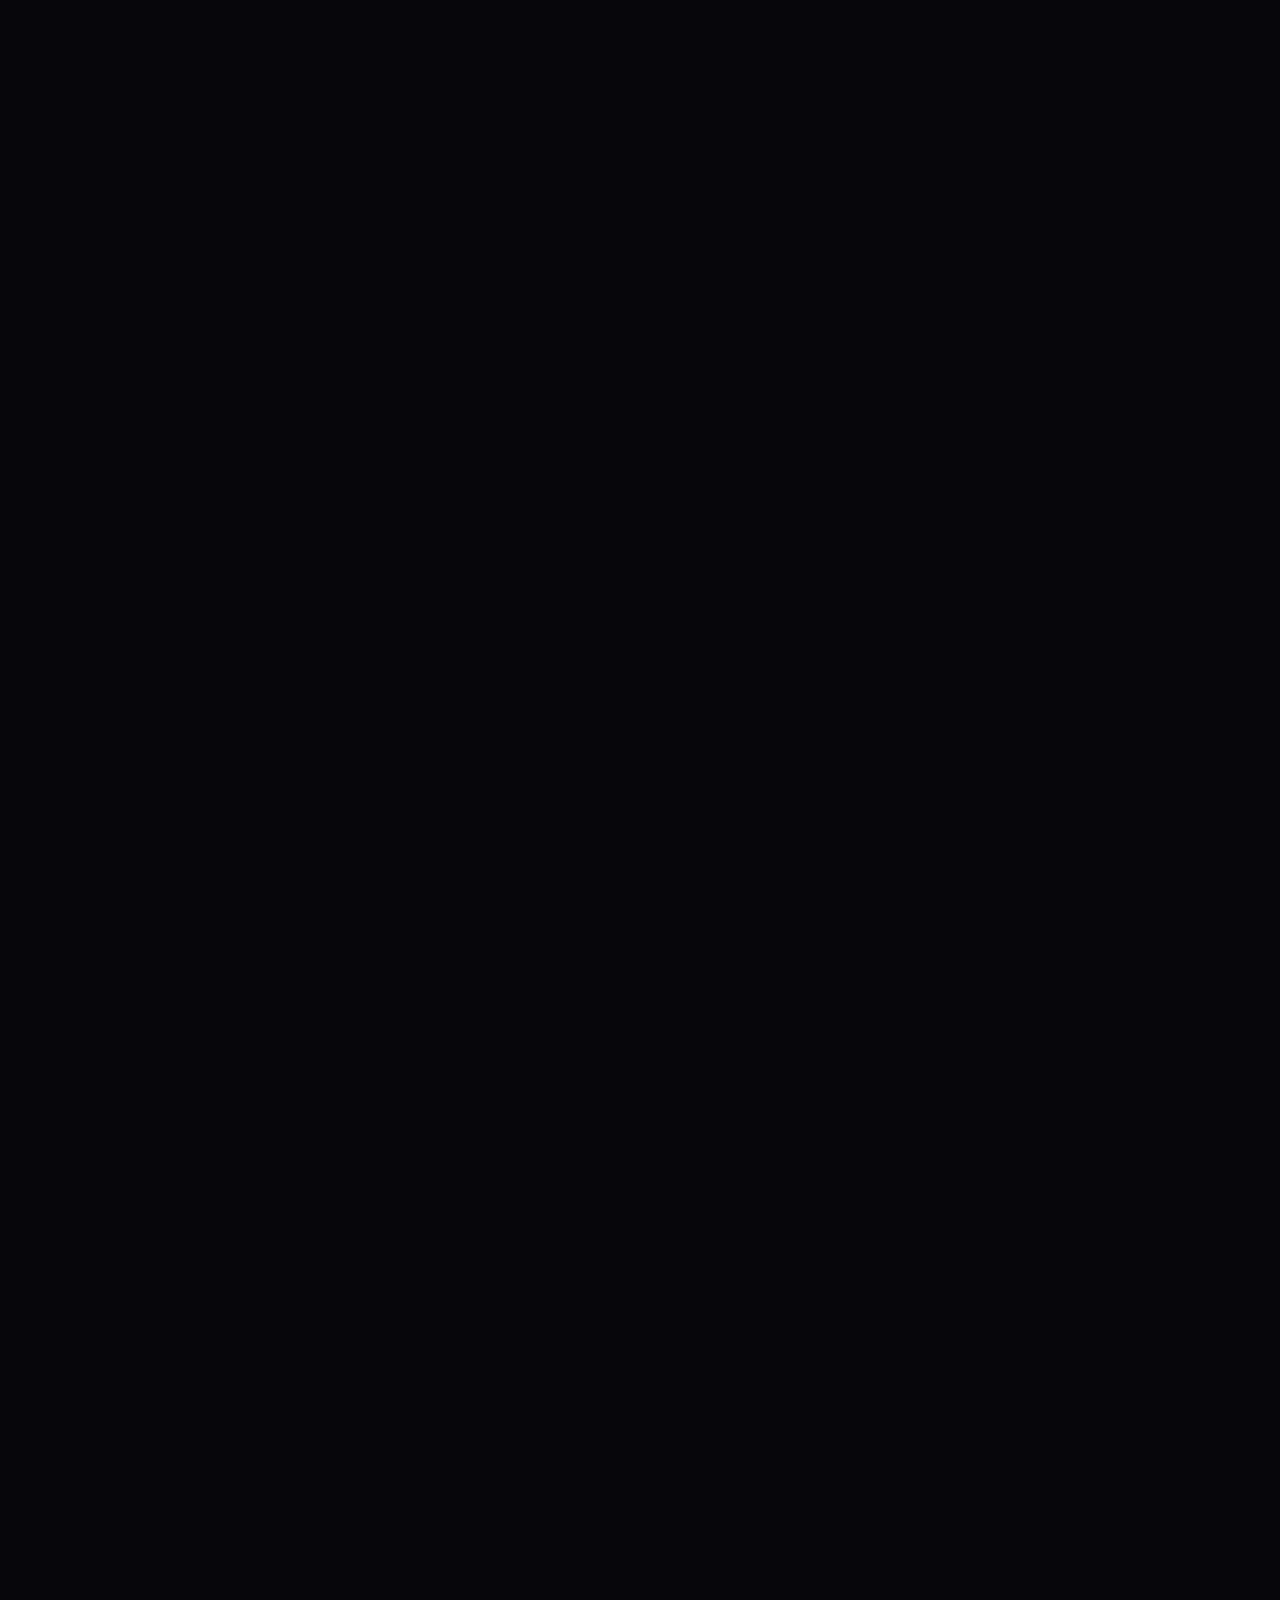
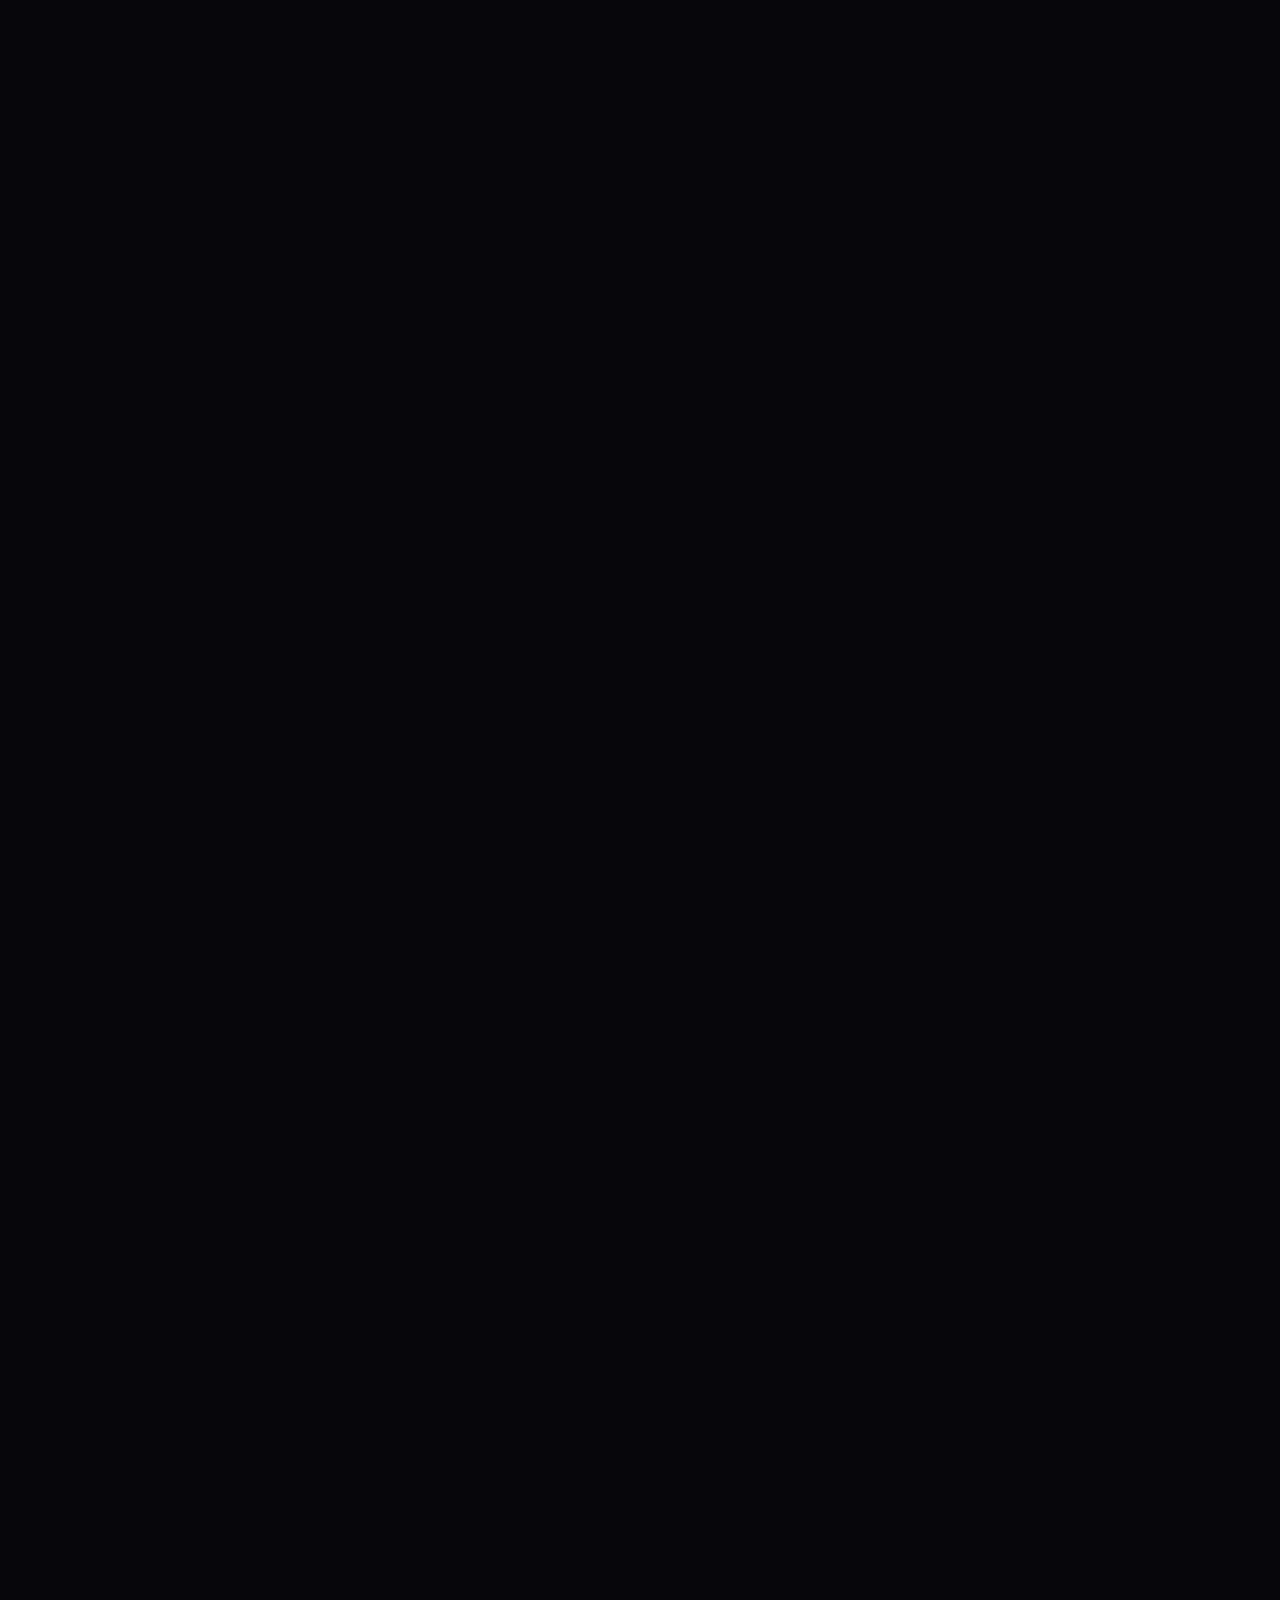
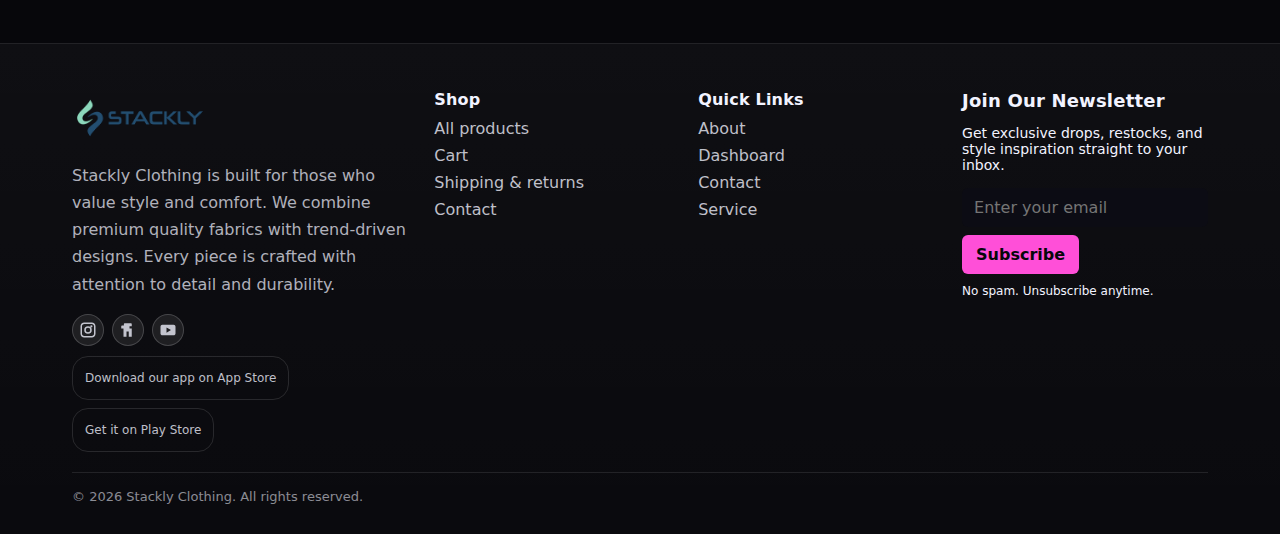
<file: home2.html>
<!doctype html>
<html lang="en">
  <head>
    <meta charset="utf-8" />
    <meta name="viewport" content="width=device-width, initial-scale=1" />
    <meta name="theme-color" content="#07070b" />
    <title>stackly clothing</title>
    <link rel="stylesheet" href="assets/css/styles.css" />
    <link rel="stylesheet" href="index.css" />
    <link rel="stylesheet" href="home2.css" />
  </head>
  <body>
    <div class="bg-blobs" aria-hidden="true"></div>
    <div id="menu-root"></div>

    <div class="page-wrap">
      <div id="site-header"></div>

      <main>
        <section class="hero hero--slider">
          <div class="container">
            <div class="slider js-hero-slider" data-slider="home-lookbook">
              <div class="slider__track">
                <article class="slider__slide is-active">
                  <img src="assets/img/home2 -one.webp" alt="Midnight city look" />
                  <div class="slider__overlay">
                    <p class="slider__kicker">Collection 01</p>
                    <h2 class="slider__title">Midnight City Layers</h2>
                    <p class="slider__text">Deep ink and graphite looks designed for night lights.</p>
                    <div class="hero__actions">
                      <a class="btn btn--primary" href="products.html">Shop midnight</a>
                      <a class="btn btn--ghost" href="cart.html">View cart</a>
                    </div>
                  </div>
                </article>
                <article class="slider__slide">
                  <img src="assets/img/fleet1.avif" alt="Cloud collection outfit" />
                  <div class="slider__overlay">
                    <p class="slider__kicker">Collection 02</p>
                    <h2 class="slider__title">Cloud Palette Fits</h2>
                    <p class="slider__text">Soft whites and neutrals styled for everyday premium looks.</p>
                    <div class="hero__actions">
                      <a class="btn btn--primary" href="products.html">Shop cloud</a>
                      <a class="btn btn--ghost" href="about.html">About the brand</a>
                    </div>
                  </div>
                </article>
                <article class="slider__slide">
                  <img src="assets/img/lines.webp" alt="Neon luxe highlights" />
                  <div class="slider__overlay">
                    <p class="slider__kicker">Collection 03</p>
                    <h2 class="slider__title">Neon Luxe Lines</h2>
                    <p class="slider__text">Subtle neon touches on premium fabrics for a bold, clean mood.</p>
                    <div class="hero__actions">
                      <a class="btn btn--primary" href="products.html">Shop neon luxe</a>
                      <a class="btn btn--ghost" href="service.html">View services</a>
                    </div>
                  </div>
                </article>
                <article class="slider__slide">
                  <img src="assets/img/last.webp" alt="Co-ord set on model" />
                  <div class="slider__overlay">
                    <p class="slider__kicker">Set of the day</p>
                    <h2 class="slider__title">Co-ords in Motion</h2>
                    <p class="slider__text">Matching sets ready to go straight into your cart.</p>
                    <div class="hero__actions">
                      <a class="btn btn--primary" href="products.html">Shop sets</a>
                      <a class="btn btn--ghost" href="cart.html">Check cart</a>
                    </div>
                  </div>
                </article>
              </div>
              <button class="slider__btn slider__btn--prev" type="button" aria-label="Previous slide">
                ‹
              </button>
              <button class="slider__btn slider__btn--next" type="button" aria-label="Next slide">
                ›
              </button>
              <div class="slider__dots" aria-label="Select hero slide"></div>
            </div>
          </div>
        </section>

        <section class="hero">
          <div class="container">
            <div class="hero__grid">
              <div class="hero__card" data-reveal>
                <div class="hero__inner">
                  <div class="kicker">
                    <span class="kicker__spark" aria-hidden="true"></span>
                    <span>Lookbook • collections</span>
                  </div>
                  <h1 class="h1" style="margin-top: 12px">
                    A <span class="grad">premium</span> mood.<br />
                    Clean silhouettes.
                  </h1>
                  <p class="lead">
                    This page is a high-content lookbook. Add your own model shots and collection images (local paths
                    only). The layout is built to feel luxurious and animated.
                  </p>
                  <div class="hero__actions">
                    <a class="btn btn--primary" href="products.html">Shop products</a>
                    <a class="btn btn--ghost" href="cart.html">Open cart</a>
                    <a class="btn btn--ghost" href="about.html">About us</a>
                  </div>
                  <div class="stat-row">
                    <div class="stat">
                      <b>3</b>
                      <span>Collections to start</span>
                    </div>
                    <div class="stat">
                      <b>12</b>
                      <span>Products in catalog</span>
                    </div>
                    <div class="stat">
                      <b>Smooth</b>
                      <span>Scroll + reveal motion</span>
                    </div>
                  </div>
                </div>
              </div>

              <div class="hero__side">
                <div class="mini-card" data-reveal>
                  <p class="mini-card__title">Collection 01: Midnight</p>
                  <p class="mini-card__text">
                    Ink, graphite, and deep plum—built for night city lights and clean layered fits.
                  </p>
                  <div class="chip-row">
                    <span class="chip">Ink</span>
                    <span class="chip">Graphite</span>
                    <span class="chip">Plum</span>
                    <span class="chip">Minimal</span>
                  </div>
                </div>
                <div class="mini-card" data-reveal>
                  <p class="mini-card__title">Collection 02: Cloud</p>
                  <p class="mini-card__text">
                    Clean whites and soft neutrals—premium basics that look expensive and feel effortless.
                  </p>
                  <div class="chip-row">
                    <span class="chip">Cloud</span>
                    <span class="chip">Sand</span>
                    <span class="chip">Soft</span>
                    <span class="chip">Everyday</span>
                  </div>
                </div>
                <div class="mini-card" data-reveal>
                  <p class="mini-card__title">Collection 03: Neon Luxe</p>
                  <p class="mini-card__text">
                    Neon accents with premium fabric—bold details without loud branding.
                  </p>
                  <div class="chip-row">
                    <span class="chip">Neon</span>
                    <span class="chip">Luxe</span>
                    <span class="chip">Street</span>
                    <span class="chip">Clean</span>
                  </div>
                </div>
              </div>
            </div>

            <div class="hero-strip" data-reveal>
              <div class="hero-strip__grid">
                <figure class="hero-shot">
                  <img src="assets/img/home 3.webp" alt="Midnight city look" />
                  <figcaption class="hero-shot__label">
                    <b>Midnight city</b>
                    <span>Deep tones, clean layers, strong silhouettes.</span>
                  </figcaption>
                </figure>
                <figure class="hero-shot">
                  <img src="assets/img/lines.webp" alt="Cloud collection outfit" />
                  <figcaption class="hero-shot__label">
                    <b>Cloud palette</b>
                    <span>Soft whites and neutrals with premium texture.</span>
                  </figcaption>
                </figure>
                <figure class="hero-shot">
                  <img src="assets/img/last.webp" alt="Neon luxe highlights" />
                  <figcaption class="hero-shot__label">
                    <b>Neon luxe</b>
                    <span>Subtle neon lines for a bold but clean mood.</span>
                  </figcaption>
                </figure>
                <figure class="hero-shot">
                  <img src="assets/img/one.jpeg" alt="Co-ord set on model" />
                  <figcaption class="hero-shot__label">
                    <b>Set of the day</b>
                    <span>Matching set ready to drop to cart.</span>
                  </figcaption>
                </figure>
               
              </div>
            </div>
          </div>
        </section>

        <section class="section">
          <div class="container">
            <div class="section-title" data-reveal>
              <div>
                <h2>Featured pieces (quick add)</h2>
                <p>Tap add-to-cart from here too. Your cart badge updates instantly.</p>
              </div>
              <a class="btn btn--ghost" href="products.html">See all</a>
            </div>
            <div class="grid" id="featuredGrid"></div>
          </div>
        </section>

        <section class="section">
          <div class="container">
            <div class="section-title" data-reveal>
              <div>
                <h2>Lookbook images (replace with yours)</h2>
                <p>
                  These are placeholders using local paths. Put your images into <b>assets/img</b> and update the
                  filenames below.
                </p>
              </div>
            </div>
            <div class="grid">
              <article class="product-card" style="grid-column: span 6" data-reveal>
                <div class="product-media" style="aspect-ratio: 16/10">
                  <span class="product-badge">Look 01</span>
                  <img src="assets/img/three.webp" alt="Lookbook image 1" />
                </div>
                <div class="product-body">
                  <div class="product-top">
                    <div>
                      <h3 class="product-name">Midnight layers</h3>
                      <p class="product-desc">
                        Overshirt + premium tee + tapered cargo. Clean, strong, premium.
                      </p>
                    </div>
                    <div class="price">Mood</div>
                  </div>
                </div>
              </article>

              <article class="product-card" style="grid-column: span 6" data-reveal>
                <div class="product-media" style="aspect-ratio: 16/10">
                  <span class="product-badge">Look 02</span>
                  <img src="assets/img/fleet1.avif" alt="Lookbook image 2" />
                </div>
                <div class="product-body">
                  <div class="product-top">
                    <div>
                      <h3 class="product-name">Cloud essentials</h3>
                      <p class="product-desc">
                        Premium basics with luxe finishing—simple outfits that still look expensive.
                      </p>
                    </div>
                    <div class="price">Clean</div>
                  </div>
                </div>
              </article>

              <article class="product-card" style="grid-column: span 8" data-reveal>
                <div class="product-media" style="aspect-ratio: 16/9">
                  <span class="product-badge">Look 03</span>
                  <img src="assets/img/one one.avif" alt="Lookbook image 3" />
                </div>
                <div class="product-body">
                  <div class="product-top">
                    <div>
                      <h3 class="product-name">Neon-luxe accents</h3>
                      <p class="product-desc">
                        Small neon touches, premium textures, and clean shoes—the luxe street formula.
                      </p>
                    </div>
                    <div class="price">Bold</div>
                  </div>
                </div>
              </article>

              <article class="product-card" style="grid-column: span 4" data-reveal>
                <div class="product-media" style="aspect-ratio: 4/5">
                  <span class="product-badge">Detail</span>
                  <img src="assets/img/two.webp" alt="Lookbook image 4" />
                </div>
                <div class="product-body">
                  <div class="product-top">
                    <div>
                      <h3 class="product-name">Premium finishing</h3>
                      <p class="product-desc">Close-up details: seams, texture, and fit.</p>
                    </div>
                    <div class="price">Luxe</div>
                  </div>
                </div>
              </article>
            </div>
          </div>
        </section>
      </main>

      <div id="site-footer"></div>
    </div>

    <script type="module" src="assets/js/app.js"></script>
  </body>
</html>
</file>
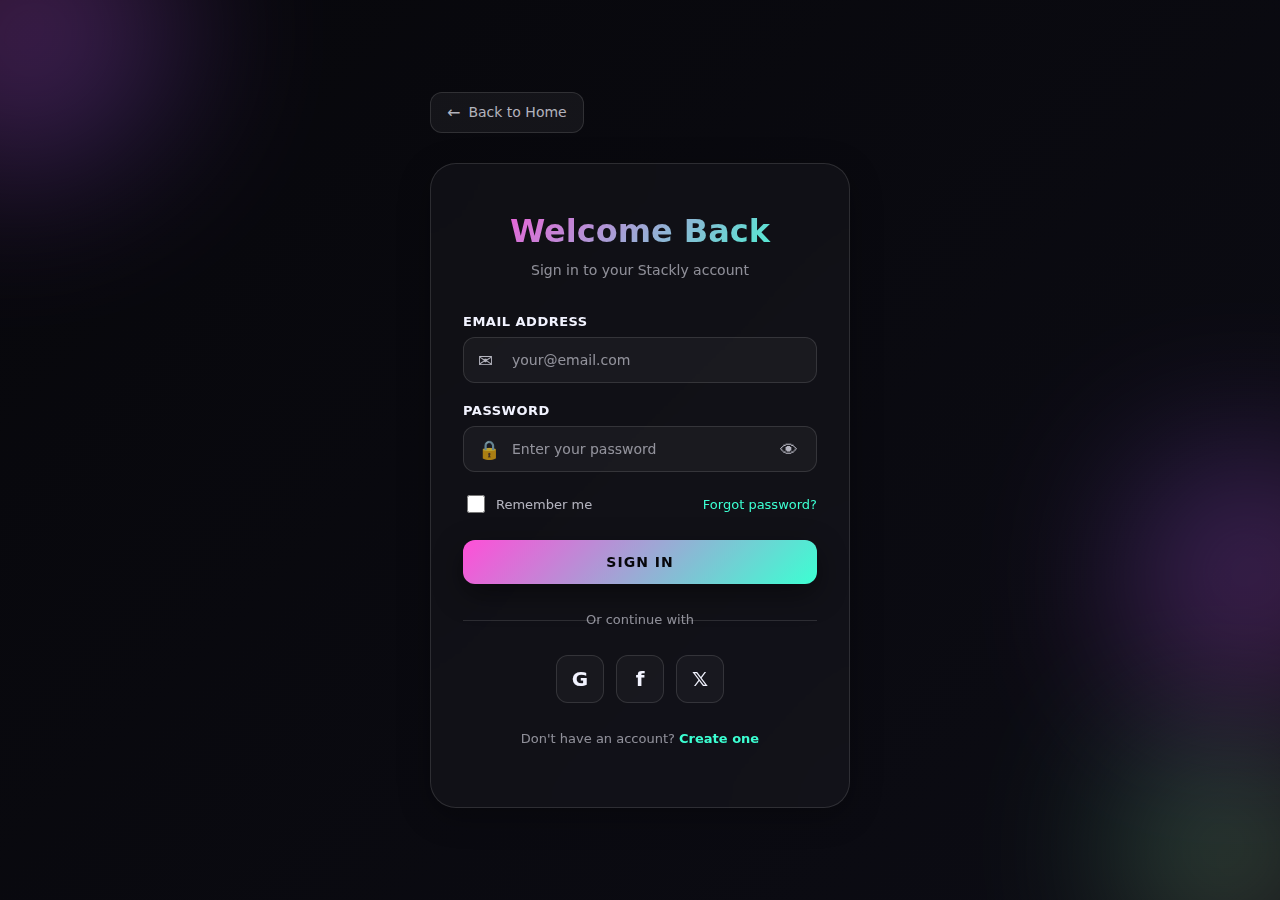
<file: login.html>
<!doctype html>
<html lang="en">
  <head>
    <meta charset="utf-8" />
    <meta name="viewport" content="width=device-width, initial-scale=1" />
    <meta name="theme-color" content="#07070b" />
    <title>Login - Stackly Clothing Store</title>
    <link rel="stylesheet" href="assets/css/styles.css" />
    <link rel="stylesheet" href="login.css" />
  </head>
  <body>
    <div class="bg-blobs" aria-hidden="true"></div>

    <div class="login-container">
      <div class="login-wrapper">
        <!-- Back to Home Button -->
        <a href="index.html" class="back-btn" aria-label="Back to home">
          <span class="back-icon">←</span>
          <span>Back to Home</span>
        </a>

        <!-- Login Card -->
        <div class="login-card">
          <div class="login-header">
            <h1 class="login-title">Welcome Back</h1>
            <p class="login-subtitle">Sign in to your Stackly account</p>
          </div>

          <form class="login-form" id="loginForm">
            <!-- Email Input -->
            <div class="form-group">
              <label for="email" class="form-label">Email Address</label>
              <div class="input-wrapper">
                <span class="input-icon">✉</span>
                <input
                  type="email"
                  id="email"
                  class="form-input"
                  placeholder="your@email.com"
                  required
                />
              </div>
            </div>

            <!-- Password Input -->
            <div class="form-group">
              <label for="password" class="form-label">Password</label>
              <div class="input-wrapper">
                <span class="input-icon">🔒</span>
                <input
                  type="password"
                  id="password"
                  class="form-input"
                  placeholder="Enter your password"
                  required
                />
                <button
                  type="button"
                  class="show-password-btn"
                  aria-label="Toggle password visibility"
                  onclick="togglePassword()"
                >
                  👁
                </button>
              </div>
            </div>

            <!-- Remember Me & Forgot Password -->
            <div class="form-actions">
              <label class="checkbox-label">
                <input type="checkbox" class="checkbox-input" />
                <span>Remember me</span>
              </label>
              <a href="#" class="forgot-link">Forgot password?</a>
            </div>

            <!-- Login Button -->
            <button type="submit" class="btn btn-login">
              <span class="btn-text">Sign In</span>
              <span class="btn-loader"></span>
            </button>
          </form>

          <!-- Divider -->
          <div class="divider">
            <span>Or continue with</span>
          </div>

          <!-- Social Login -->
          <div class="social-login">
<button class="social-btn social-google" type="button" 
        onclick="window.location.href='404.html'">
  <span class="social-icon">G</span>
</button>
            <button class="social-btn social-facebook" 
        type="button" 
        onclick="window.location.href='404.html'">
  <span class="social-icon">f</span>
</button>
           <button class="social-btn social-twitter"
        type="button"
        onclick="window.location.href='404.html'">
  <span class="social-icon">𝕏</span>
</button>
          </div>

          <!-- Sign Up Link -->
          <div class="login-footer">
            <p>Don't have an account?
              <a href="signup.html" class="signup-link">Create one</a>
            </p>
          </div>
        </div>
      </div>

      <!-- Decorative Elements -->
      <div class="gradient-blob blob-1"></div>
      <div class="gradient-blob blob-2"></div>
      <div class="gradient-blob blob-3"></div>
    </div>

    <script>
      function togglePassword() {
        const passwordInput = document.getElementById('password');
        const btn = document.querySelector('.show-password-btn');
        
        if (passwordInput.type === 'password') {
          passwordInput.type = 'text';
          btn.textContent = '🙈';
        } else {
          passwordInput.type = 'password';
          btn.textContent = '👁';
        }
      }

      // Form submission
      document.getElementById('loginForm').addEventListener('submit', function(e) {
        e.preventDefault();
        const btn = this.querySelector('.btn-login');
        btn.classList.add('loading');
        
        // Simulate login process
        setTimeout(() => {
          btn.classList.remove('loading');
          alert('Login successful! (Demo)');
        }, 2000);
      });
    </script>
  </body>
</html>
</file>
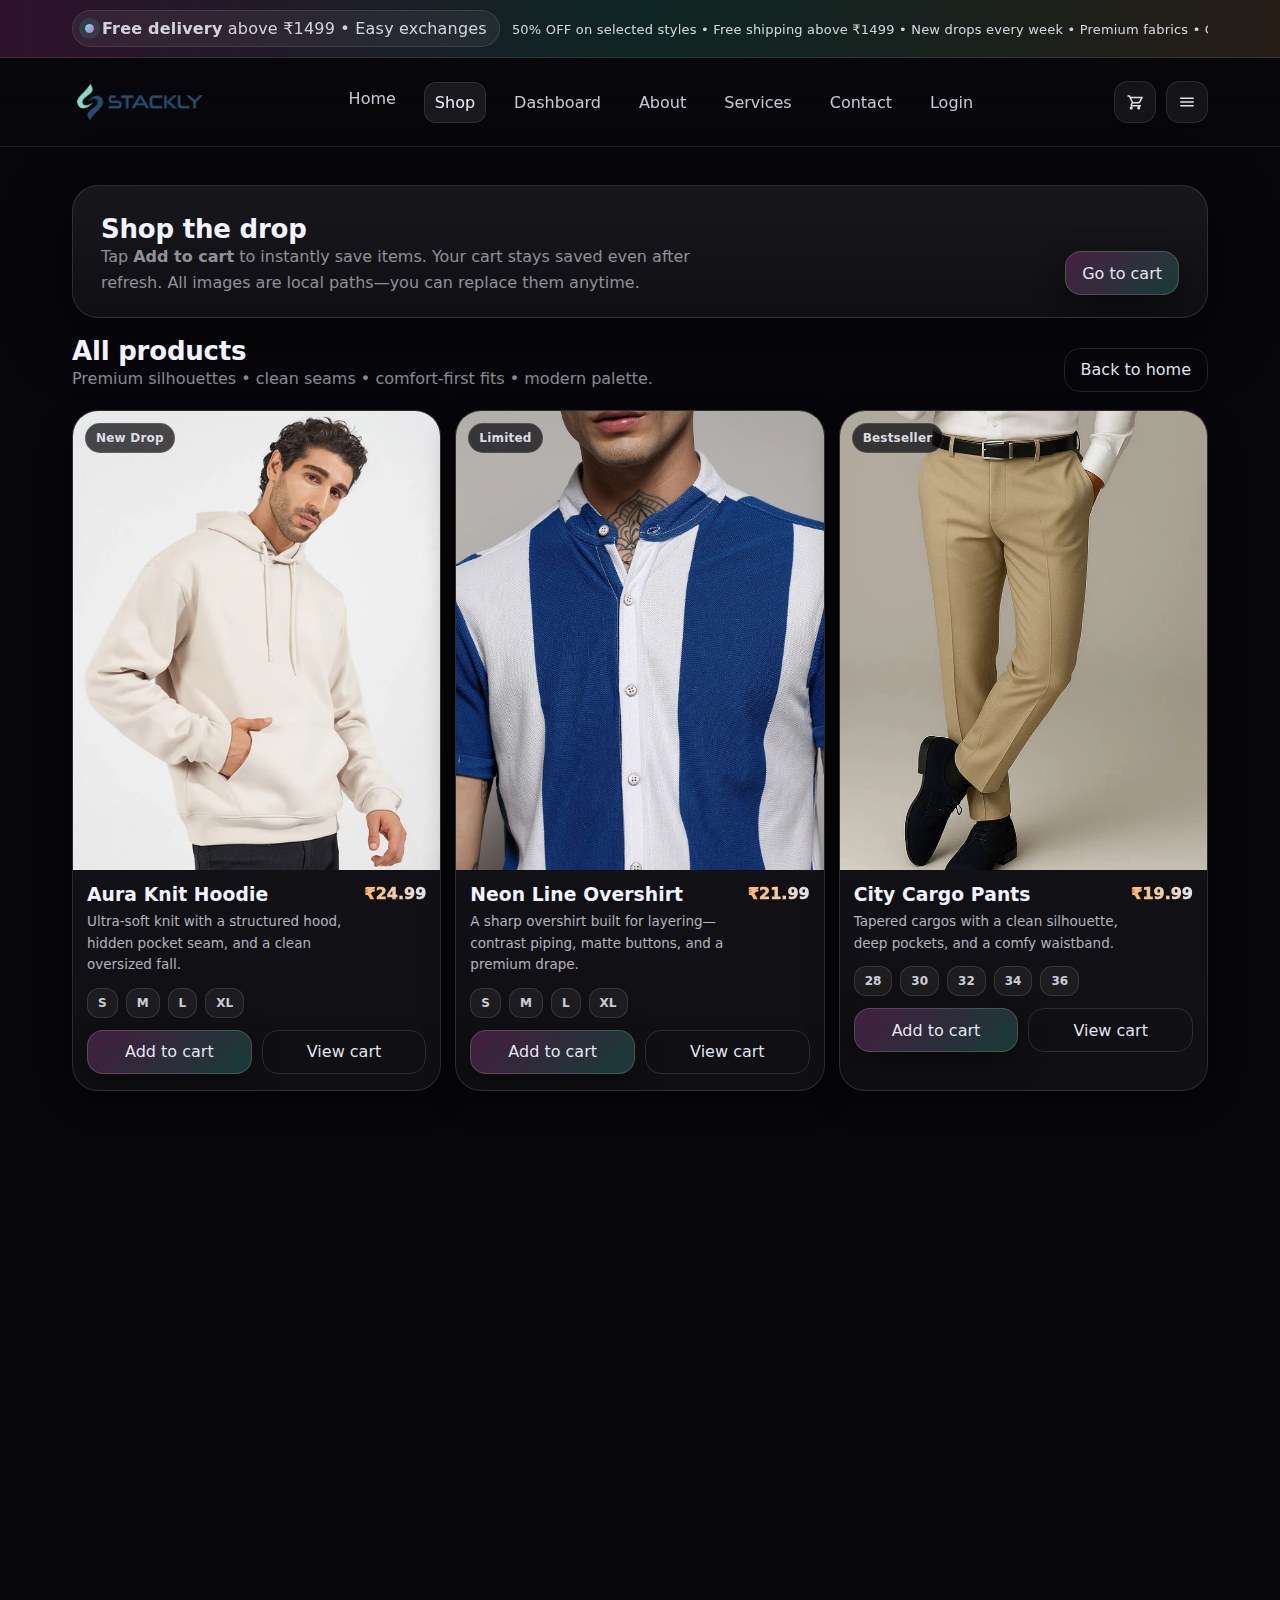
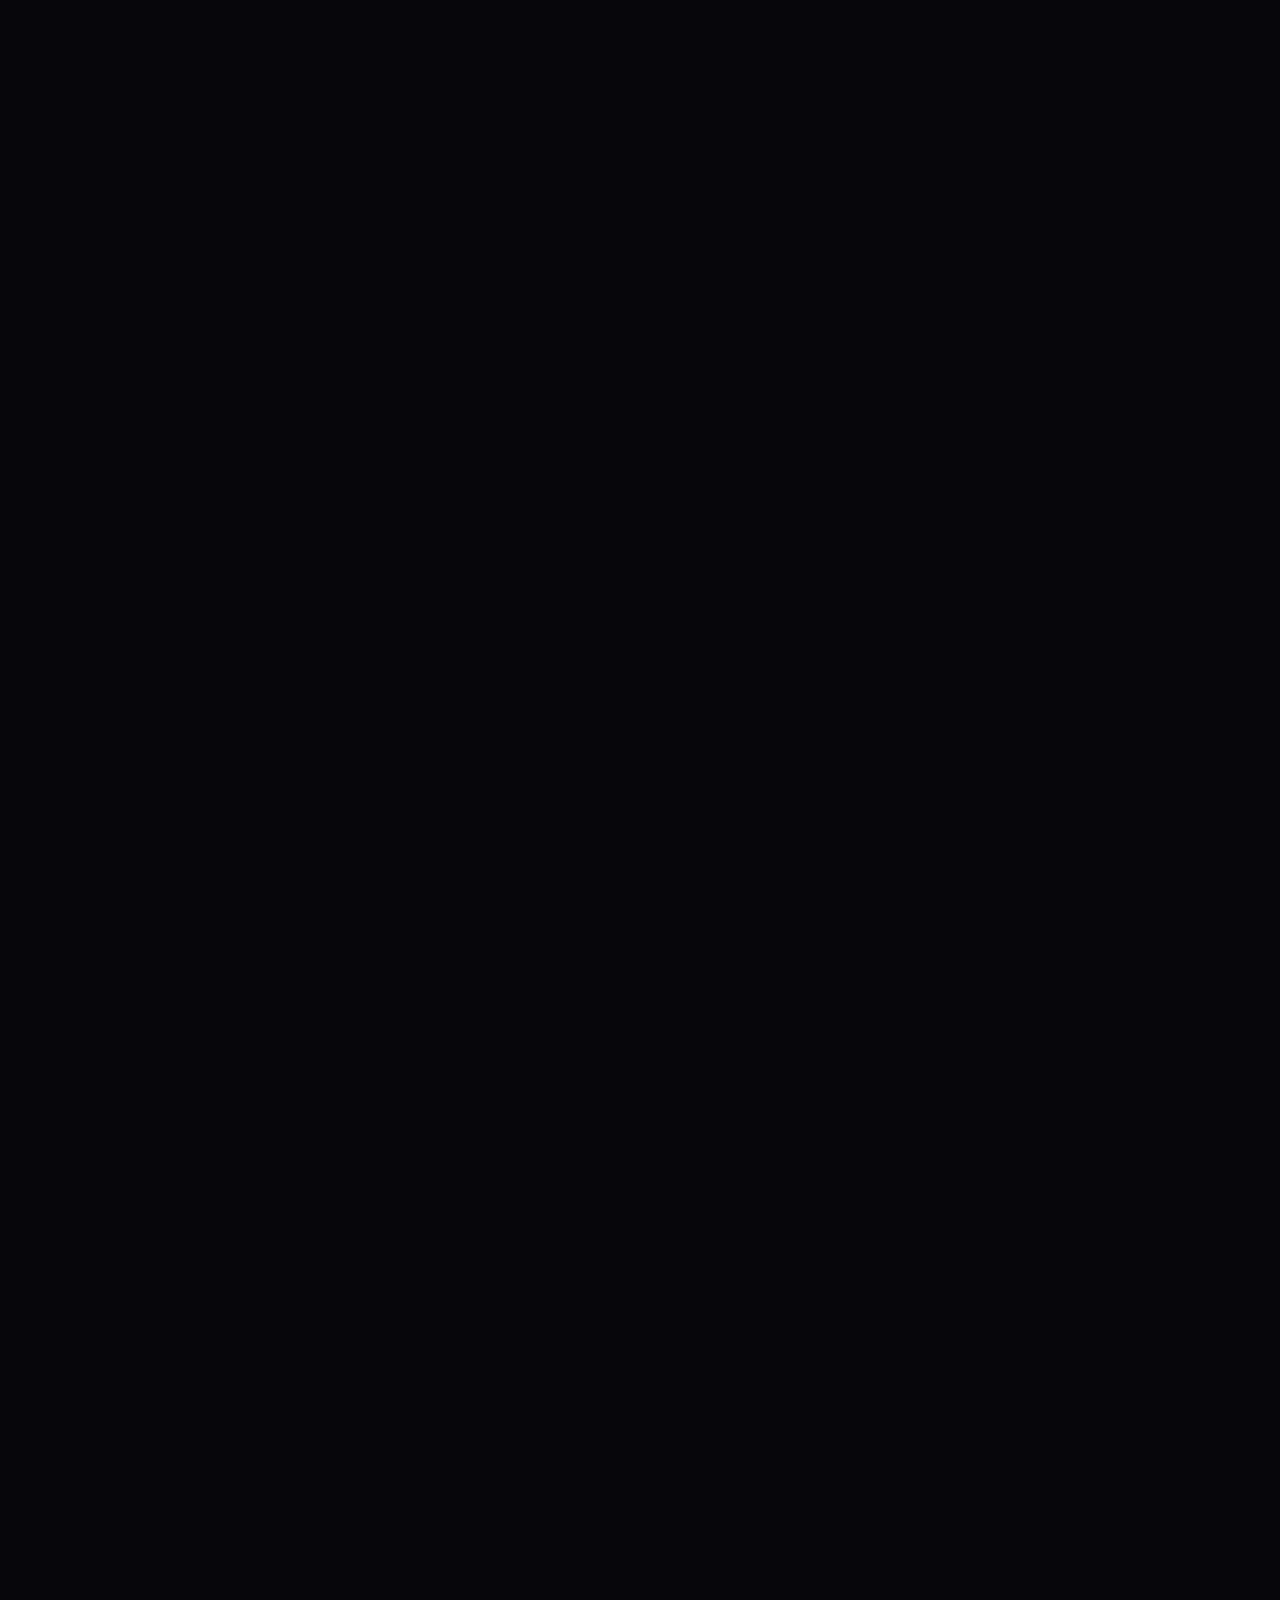
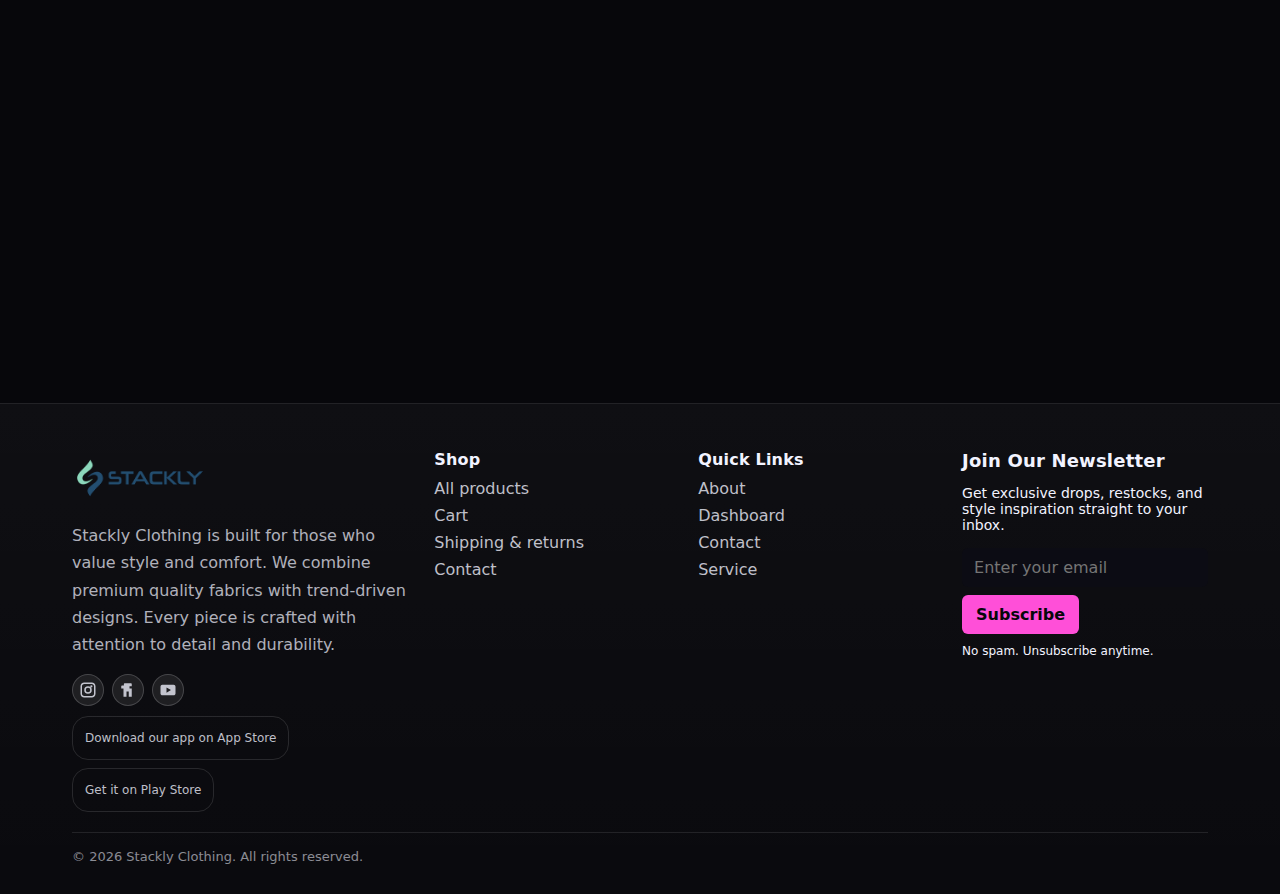
<file: products.html>
<!doctype html>
<html lang="en">
  <head>
    <meta charset="utf-8" />
    <meta name="viewport" content="width=device-width, initial-scale=1" />
    <meta name="theme-color" content="#07070b" />
    <title>Stackly clothing</title>
    <link rel="stylesheet" href="product.css" />
  </head>
  <body>
    <div class="bg-blobs" aria-hidden="true"></div>
    <div id="menu-root"></div>

    <div class="page-wrap">
      <div id="site-header"></div>

      <main>
        <section class="section" style="padding-top: 38px">
          <div class="container">
            <div class="hero__card" data-reveal>
              <div class="hero__inner">
                <div class="section-title" style="margin: 0">
                  <div>
                    <h2>Shop the drop</h2>
                    <p>
                      Tap <b>Add to cart</b> to instantly save items. Your cart stays saved even after refresh. All images
                      are local paths—you can replace them anytime.
                    </p>
                  </div>
                  <a class="btn btn--primary" href="cart.html">Go to cart</a>
                </div>
              </div>
            </div>

            <div class="section-title" style="margin-top: 18px" data-reveal>
              <div>
                <h2>All products</h2>
                <p>Premium silhouettes • clean seams • comfort-first fits • modern palette.</p>
              </div>
              <a class="btn btn--ghost" href="index.html">Back to home</a>
            </div>

            <div class="grid" id="productGrid"></div>
          </div>
        </section>

        <section class="section">
          <div class="container">
            <div class="dash-grid">
              <div class="dash-card dash-card--wide" data-reveal>
                <div class="dash-card__head">
                  <h3>Style guide (quick)</h3>
                  <div class="spark" aria-hidden="true"></div>
                </div>
                <div class="dash-card__body">
                  <p class="muted" style="margin: 0">
                    Want a premium look instantly? Pick a strong base (tee/hoodie), add a clean layer (overshirt/denim),
                    and finish with tapered pants + minimal sneakers. Keep colors in the same mood: ink, graphite, sand,
                    plum, cloud.
                  </p>
                  <div class="chip-row" style="margin-top: 14px">
                    <span class="chip">Street luxe</span>
                    <span class="chip">Minimal branding</span>
                    <span class="chip">Layer-ready</span>
                    <span class="chip">Premium drape</span>
                    <span class="chip">Daily comfort</span>
                  </div>
                </div>
              </div>
              <div class="dash-card" data-reveal>
                <div class="dash-card__head">
                  <h3>Delivery</h3>
                  <div class="spark" aria-hidden="true"></div>
                </div>
                <div class="dash-card__body">
                  <p class="muted" style="margin: 0 0 10px">Free delivery above <b>₹1499</b>.</p>
                  <p class="muted" style="margin: 0">Easy returns • quick support • premium packaging.</p>
                </div>
              </div>
            </div>
          </div>
        </section>
      </main>

      <div id="site-footer"></div>
    </div>

    <script type="module" src="assets/js/app.js"></script>
  </body>
</html>
</file>
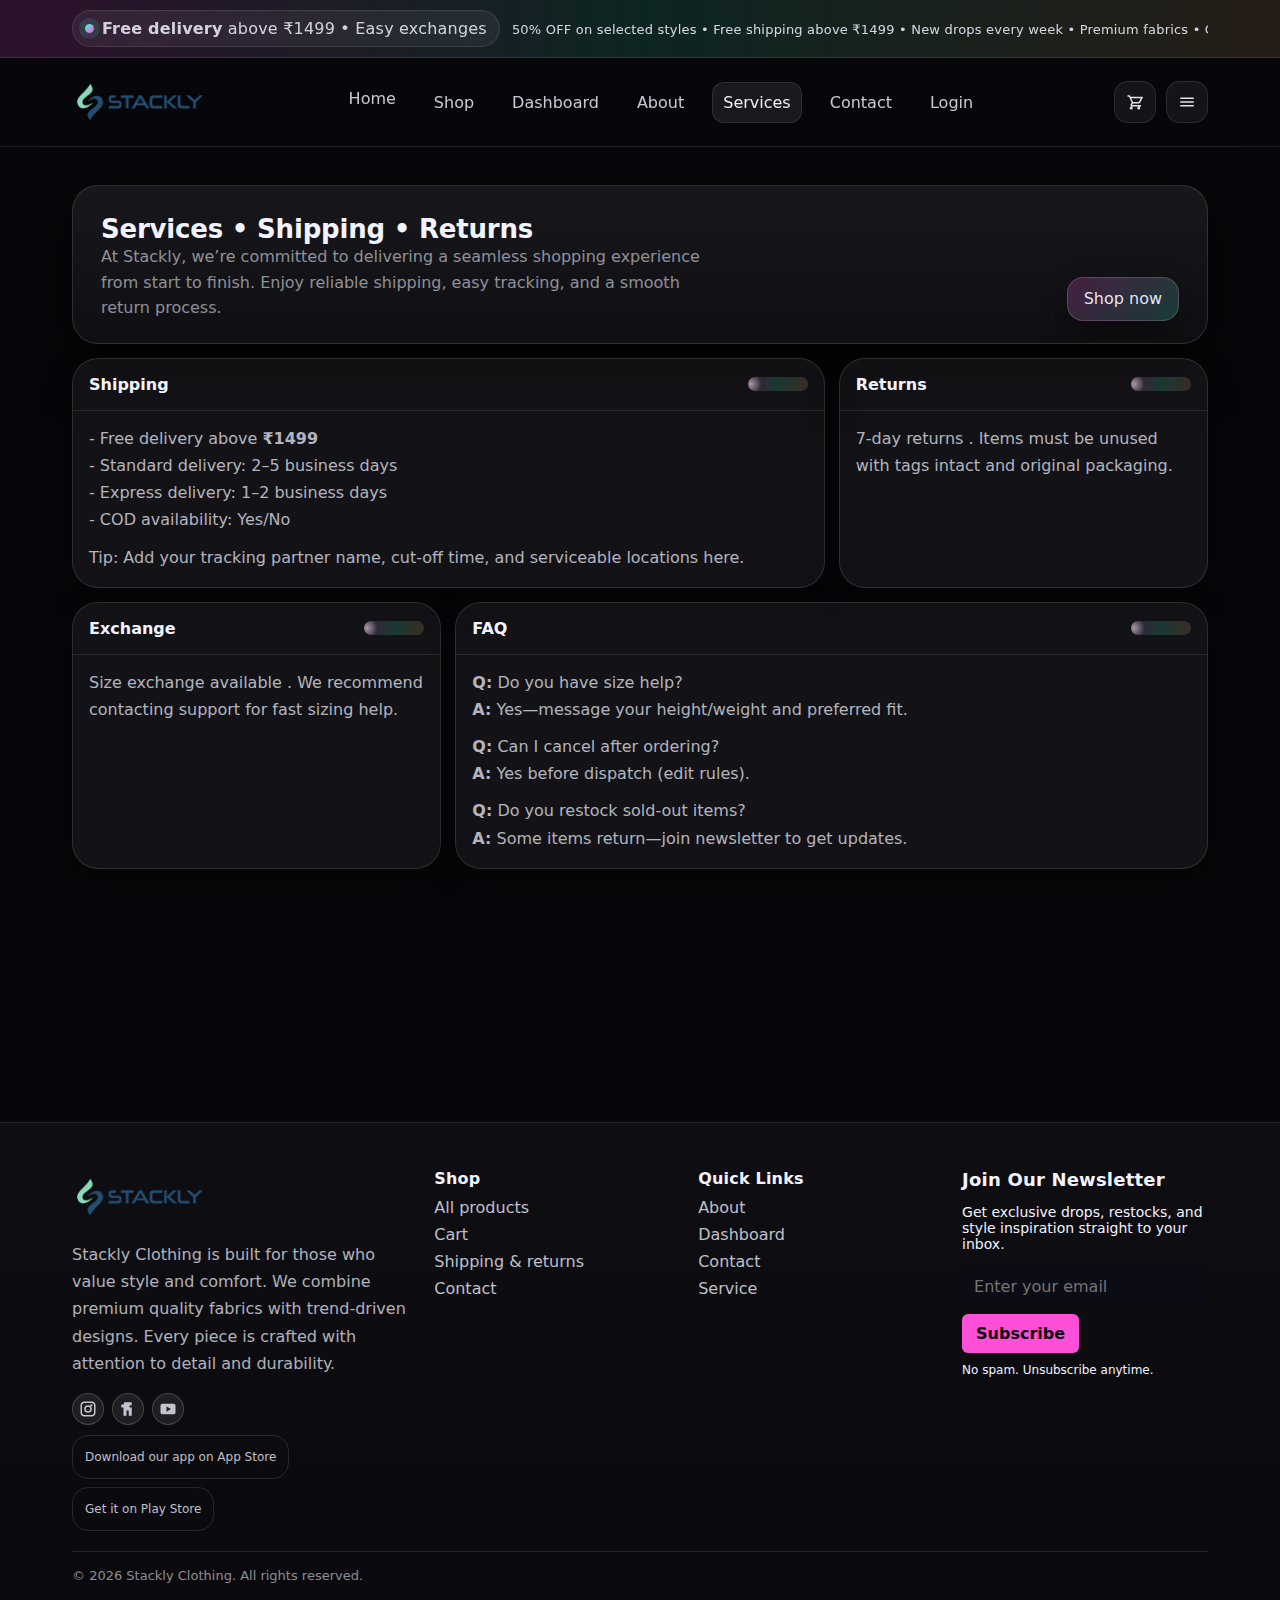
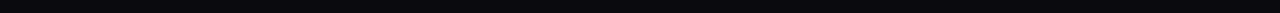
<file: service.html>
<!doctype html>
<html lang="en">
  <head>
    <meta charset="utf-8" />
    <meta name="viewport" content="width=device-width, initial-scale=1" />
    <meta name="theme-color" content="#07070b" />
    <title>Stackly clothing</title>
    <link rel="stylesheet" href="service.css" />
  </head>
  <body>
    <div class="bg-blobs" aria-hidden="true"></div>
    <div id="menu-root"></div>

    <div class="page-wrap">
      <div id="site-header"></div>

      <main>
        <section class="section" style="padding-top: 38px">
          <div class="container">
            <div class="hero__card" data-reveal>
              <div class="hero__inner">
                <div class="section-title" style="margin: 0">
                  <div>
                    <h2>Services • Shipping • Returns</h2>
                    <p>
                    At Stackly, we’re committed to delivering a seamless shopping experience from start to finish. Enjoy reliable shipping, easy tracking, and a smooth return process.
                    </p>
                  </div>
                  <a class="btn btn--primary" href="products.html">Shop now</a>
                </div>
              </div>
            </div>

            <div class="dash-grid" style="margin-top: 14px">
              <div class="dash-card dash-card--wide" data-reveal>
                <div class="dash-card__head">
                  <h3>Shipping</h3>
                  <div class="spark" aria-hidden="true"></div>
                </div>
                <div class="dash-card__body">
                  <p class="muted" style="margin: 0 0 10px">
                    - Free delivery above <b>₹1499</b><br />
                    - Standard delivery: 2–5 business days <br />
                    - Express delivery: 1–2 business days <br />
                    - COD availability: Yes/No
                  </p>
                  <p class="muted" style="margin: 0">
                    Tip: Add your tracking partner name, cut-off time, and serviceable locations here.
                  </p>
                </div>
              </div>

              <div class="dash-card" data-reveal>
                <div class="dash-card__head">
                  <h3>Returns</h3>
                  <div class="spark" aria-hidden="true"></div>
                </div>
                <div class="dash-card__body">
                  <p class="muted" style="margin: 0">
                    7-day returns . Items must be unused with tags intact and original packaging.
                  </p>
                </div>
              </div>

              <div class="dash-card" data-reveal>
                <div class="dash-card__head">
                  <h3>Exchange</h3>
                  <div class="spark" aria-hidden="true"></div>
                </div>
                <div class="dash-card__body">
                  <p class="muted" style="margin: 0">
                    Size exchange available . We recommend contacting support for fast sizing help.
                  </p>
                </div>
              </div>

              <div class="dash-card dash-card--wide" data-reveal>
                <div class="dash-card__head">
                  <h3>FAQ</h3>
                  <div class="spark" aria-hidden="true"></div>
                </div>
                <div class="dash-card__body">
                  <p class="muted" style="margin: 0 0 10px">
                    <b>Q:</b> Do you have size help?<br />
                    <b>A:</b> Yes—message your height/weight and preferred fit.
                  </p>
                  <p class="muted" style="margin: 0 0 10px">
                    <b>Q:</b> Can I cancel after ordering?<br />
                    <b>A:</b> Yes before dispatch (edit rules).
                  </p>
                  <p class="muted" style="margin: 0">
                    <b>Q:</b> Do you restock sold-out items?<br />
                    <b>A:</b> Some items return—join newsletter to get updates.
                  </p>
                </div>
              </div>

              <div class="dash-card" data-reveal>
                <div class="dash-card__head">
                  <h3>Support</h3>
                  <div class="spark" aria-hidden="true"></div>
                </div>
                <div class="dash-card__body">
                  <p class="muted" style="margin: 0">Fast replies on Contact page.</p>
                  <div class="hero__actions" style="margin-top: 12px">
                    <a class="btn btn--primary" href="contact.html">Contact us</a>
                    <a class="btn btn--ghost" href="cart.html">View cart</a>
                  </div>
                </div>
              </div>

              <div class="dash-card" data-reveal>
                <div class="dash-card__head">
                  <h3>Premium packaging</h3>
                  <div class="spark" aria-hidden="true"></div>
                </div>
                <div class="dash-card__body">
                  <p class="muted" style="margin: 0">Designed for a luxe unboxing experience.</p>
                </div>
              </div>
            </div>
          </div>
        </section>
      </main>

      <div id="site-footer"></div>
    </div>

    <script type="module" src="assets/js/app.js"></script>
  </body>
</html>
</file>
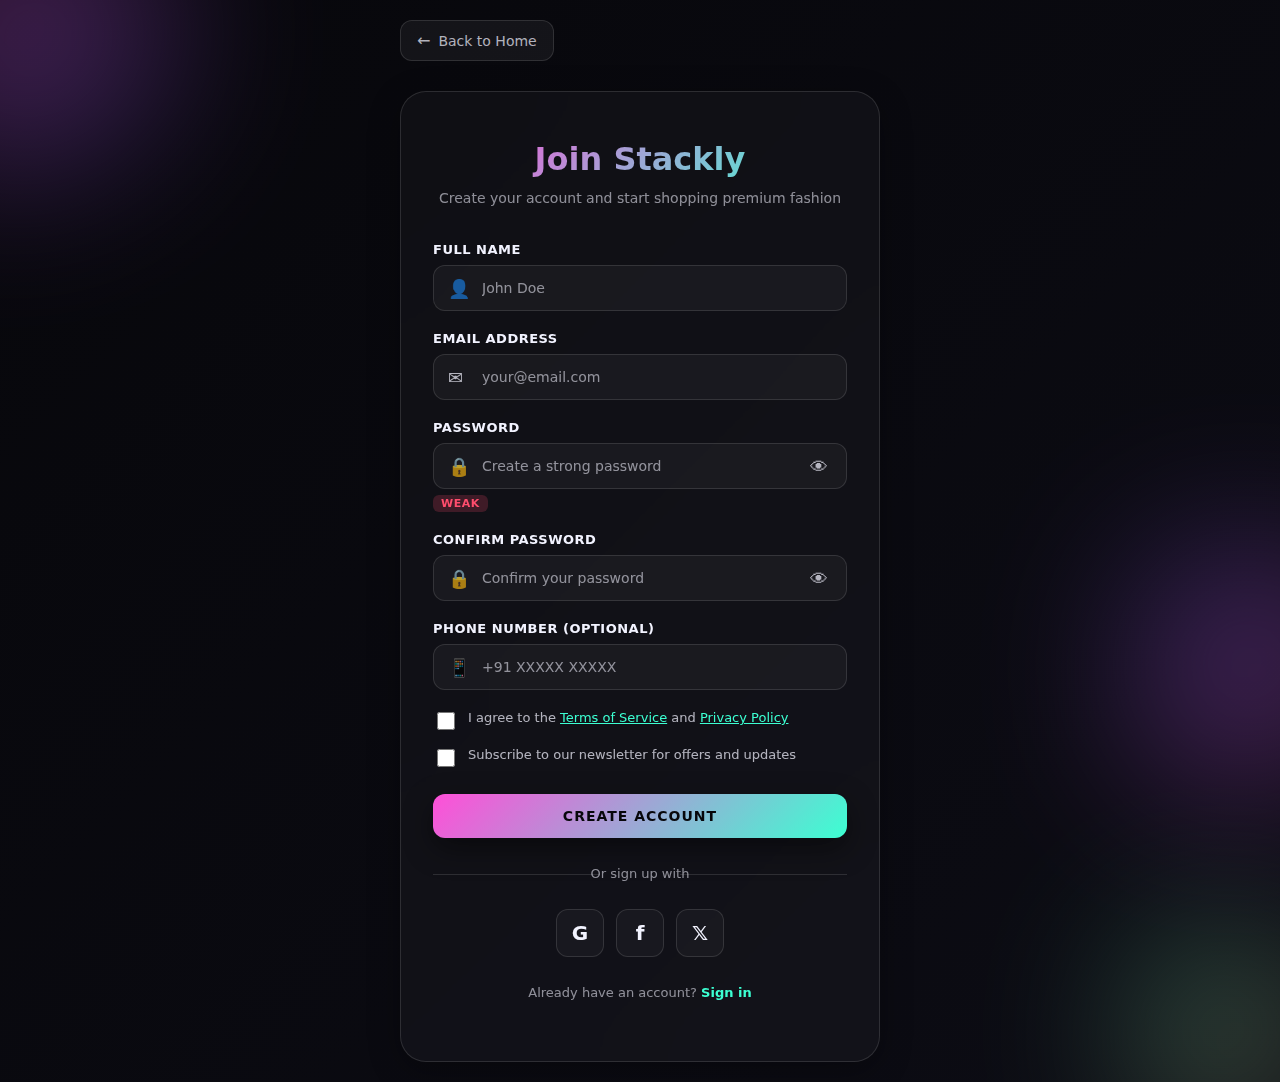
<file: signup.html>
<!doctype html>
<html lang="en">
  <head>
    <meta charset="utf-8" />
    <meta name="viewport" content="width=device-width, initial-scale=1" />
    <meta name="theme-color" content="#07070b" />
    <title>Sign Up - Stackly Clothing Store</title>
    <link rel="stylesheet" href="assets/css/styles.css" />
    <link rel="stylesheet" href="signup.css" />
  </head>
  <body>
    <div class="bg-blobs" aria-hidden="true"></div>

    <div class="signup-container">
      <div class="signup-wrapper">
        <!-- Back to Home Button -->
        <a href="index.html" class="back-btn" aria-label="Back to home">
          <span class="back-icon">←</span>
          <span>Back to Home</span>
        </a>

        <!-- Signup Card -->
        <div class="signup-card">
          <div class="signup-header">
            <h1 class="signup-title">Join Stackly</h1>
            <p class="signup-subtitle">Create your account and start shopping premium fashion</p>
          </div>

          <form class="signup-form" id="signupForm">
            <!-- Full Name Input -->
            <div class="form-group">
              <label for="fullname" class="form-label">Full Name</label>
              <div class="input-wrapper">
                <span class="input-icon">👤</span>
                <input
                  type="text"
                  id="fullname"
                  class="form-input"
                  placeholder="John Doe"
                  required
                />
              </div>
            </div>

            <!-- Email Input -->
            <div class="form-group">
              <label for="email" class="form-label">Email Address</label>
              <div class="input-wrapper">
                <span class="input-icon">✉</span>
                <input
                  type="email"
                  id="email"
                  class="form-input"
                  placeholder="your@email.com"
                  required
                />
              </div>
            </div>

            <!-- Password Input -->
            <div class="form-group">
              <label for="password" class="form-label">Password</label>
              <div class="input-wrapper">
                <span class="input-icon">🔒</span>
                <input
                  type="password"
                  id="password"
                  class="form-input"
                  placeholder="Create a strong password"
                  required
                />
                <button
                  type="button"
                  class="show-password-btn"
                  aria-label="Toggle password visibility"
                  onclick="togglePassword('password')"
                >
                  👁
                </button>
              </div>
              <p class="password-hint">
                <span id="passwordStrength" class="strength-indicator">Weak</span>
              </p>
            </div>

            <!-- Confirm Password Input -->
            <div class="form-group">
              <label for="confirmPassword" class="form-label">Confirm Password</label>
              <div class="input-wrapper">
                <span class="input-icon">🔒</span>
                <input
                  type="password"
                  id="confirmPassword"
                  class="form-input"
                  placeholder="Confirm your password"
                  required
                />
                <button
                  type="button"
                  class="show-password-btn"
                  aria-label="Toggle password visibility"
                  onclick="togglePassword('confirmPassword')"
                >
                  👁
                </button>
              </div>
            </div>

            <!-- Phone Number -->
            <div class="form-group">
              <label for="phone" class="form-label">Phone Number (Optional)</label>
              <div class="input-wrapper">
                <span class="input-icon">📱</span>
                <input
                  type="tel"
                  id="phone"
                  class="form-input"
                  placeholder="+91 XXXXX XXXXX"
                />
              </div>
            </div>

            <!-- Terms & Conditions -->
            <label class="checkbox-label checkbox-large">
              <input type="checkbox" class="checkbox-input" id="terms" required />
              <span>I agree to the <a href="#" class="terms-link">Terms of Service</a> and <a href="#" class="terms-link">Privacy Policy</a></span>
            </label>

            <!-- Newsletter -->
            <label class="checkbox-label">
              <input type="checkbox" class="checkbox-input" id="newsletter" />
              <span>Subscribe to our newsletter for offers and updates</span>
            </label>

            <!-- Signup Button -->
            <button type="submit" class="btn btn-signup">
              <span class="btn-text">Create Account</span>
              <span class="btn-loader"></span>
            </button>
          </form>

          <!-- Divider -->
          <div class="divider">
            <span>Or sign up with</span>
          </div>

          <!-- Social Signup -->
          <div class="social-signup">
            <button class="social-btn social-google" type="button">
              <span class="social-icon">G</span>
            </button>
            <button class="social-btn social-facebook" type="button">
              <span class="social-icon">f</span>
            </button>
            <button class="social-btn social-twitter" type="button">
              <span class="social-icon">𝕏</span>
            </button>
          </div>

          <!-- Login Link -->
          <div class="signup-footer">
            <p>Already have an account?
              <a href="login.html" class="login-link">Sign in</a>
            </p>
          </div>
        </div>
      </div>

      <!-- Decorative Elements -->
      <div class="gradient-blob blob-1"></div>
      <div class="gradient-blob blob-2"></div>
      <div class="gradient-blob blob-3"></div>
    </div>

    <script>
      function togglePassword(fieldId) {
        const passwordInput = document.getElementById(fieldId);
        const btn = event.target;
        
        if (passwordInput.type === 'password') {
          passwordInput.type = 'text';
          btn.textContent = '🙈';
        } else {
          passwordInput.type = 'password';
          btn.textContent = '👁';
        }
      }

      // Password strength indicator
      document.getElementById('password').addEventListener('input', function() {
        const password = this.value;
        const strength = document.getElementById('passwordStrength');
        
        if (password.length < 6) {
          strength.textContent = 'Weak';
          strength.className = 'strength-indicator weak';
        } else if (password.length < 10) {
          strength.textContent = 'Fair';
          strength.className = 'strength-indicator fair';
        } else if (password.match(/[a-z]/) && password.match(/[A-Z]/) && password.match(/[0-9]/)) {
          strength.textContent = 'Strong';
          strength.className = 'strength-indicator strong';
        } else {
          strength.textContent = 'Good';
          strength.className = 'strength-indicator good';
        }
      });

      // Form submission
      document.getElementById('signupForm').addEventListener('submit', function(e) {
        e.preventDefault();
        
        const password = document.getElementById('password').value;
        const confirmPassword = document.getElementById('confirmPassword').value;
        
        if (password !== confirmPassword) {
          alert('Passwords do not match!');
          return;
        }
        
        const btn = this.querySelector('.btn-signup');
        btn.classList.add('loading');
        
        // Simulate signup process
        setTimeout(() => {
          btn.classList.remove('loading');
          alert('Account created successfully! (Demo)');
        }, 2000);
      });
    </script>
  </body>
</html>
</file>
<file: assets/css/styles.css>
/* Luxe Motion UI — global styles */
:root{
  --bg0:#07070b;
  --bg1:#0c0c14;
  --card: rgba(255,255,255,.06);
  --card2: rgba(255,255,255,.09);
  --stroke: rgba(255,255,255,.12);
  --stroke2: rgba(255,255,255,.18);
  --text:#f2f3ff;
  --muted: rgba(242,243,255,.72);
  --muted2: rgba(242,243,255,.56);
  --shadow: 0 18px 60px rgba(0,0,0,.55);
  --shadow2: 0 10px 30px rgba(0,0,0,.45);
  --accentA:#ff4fd8;
  --accentB:#3cffd2;
  --accentC:#ffb86b;
  --accentD:#7a5cff;
  --danger:#ff4d6d;
  --ok:#36ff8a;
  --radius: 18px;
  --radius2: 26px;
  --max: 1180px;
  --pad: 22px;
  --ease: cubic-bezier(.2,.8,.2,1);
  --ease2: cubic-bezier(.2,1,.2,1);
  --ring: 0 0 0 6px rgba(60,255,210,.16);
  --ring2: 0 0 0 6px rgba(255,79,216,.14);
}

*{box-sizing:border-box}
html,body{height:100%}
body{
  margin:0;
  font-family: ui-sans-serif, system-ui, -apple-system, Segoe UI, Roboto, Arial, "Noto Sans", "Liberation Sans", sans-serif;
  /* Plain background color for all pages (no layered gradients) */
  background-color: #07070b;
  color:var(--text);
  overflow-x:hidden;
}

a{color:inherit; text-decoration:none}
button,input,select,textarea{font:inherit}
img{max-width:100%; height:auto; display:block}

.container{max-width:var(--max); margin:0 auto; padding:0 var(--pad)}
.section{padding:72px 0}

/* subtle animated glow blobs (disabled for plain background request) */
.bg-blobs{display:none}

/* Top announcement */
.announce{
  position:sticky; top:0; z-index:50;
  background: linear-gradient(90deg, rgba(255,79,216,.16), rgba(60,255,210,.12), rgba(255,184,107,.12));
  border-bottom:1px solid rgba(255,255,255,.10);
  backdrop-filter: blur(12px);
}
.announce__inner{
  display:flex; align-items:center; justify-content:space-between; gap:12px;
  padding:10px var(--pad);
  max-width:var(--max); margin:0 auto;
  color: rgba(242,243,255,.84);
  letter-spacing:.2px;
}
.pill{
  display:inline-flex; align-items:center; gap:8px;
  padding:8px 12px;
  border-radius:999px;
  background: rgba(255,255,255,.06);
  border:1px solid rgba(255,255,255,.10);
}
.dot{
  width:9px;height:9px;border-radius:999px;
  background: linear-gradient(135deg, var(--accentB), var(--accentA));
  box-shadow: 0 0 0 6px rgba(60,255,210,.12);
}

/* Running offer ticker */
.ticker{
  position:relative;
  overflow:hidden;
  flex:1;
  min-width:0;
}
.ticker__track{
  display:inline-block;
  white-space:nowrap;
  animation: tickerMove 18s linear infinite;
}
.ticker span{
  font-size:13px;
  color:rgba(242,243,255,.86);
}
@keyframes tickerMove{
  0%{transform: translateX(0);}
  100%{transform: translateX(-50%);}
}

/* Header / Nav */
.header{
  position:sticky;
  top:44px;
  z-index:40;
  backdrop-filter: blur(16px);
  background: linear-gradient(180deg, rgba(7,7,11,.72), rgba(7,7,11,.42));
  border-bottom: 1px solid rgba(255,255,255,.10);
}
.nav{
  display:flex; align-items:center; justify-content:space-between; gap:16px;
  padding:16px 0;
}
.brand{display:flex; align-items:center; gap:12px; min-width: 220px}
.brand__logo{
  width:42px;height:42px;
  object-fit: contain;
  object-position: center;
}
.brand__text{display:flex; flex-direction:column; line-height:1.05}
.brand__name{
  font-weight:800;
  letter-spacing:.2px;
  background: linear-gradient(90deg, var(--text), rgba(242,243,255,.76));
  -webkit-background-clip:text; background-clip:text; color:transparent;
}
.brand__tag{font-size:12px; color:var(--muted2)}

/* Logo-only brand variant */
.brand--logo-only{
  min-width: auto;
  gap: 0;
}
.brand--logo-only .brand__logo--large{
  width: auto;
  height: 56px;
  max-width: 100%;
  transition: transform 0.3s ease;
}
.brand--logo-only .brand__logo--large:hover{
  transform: scale(1.08);
}

.nav__links{
  display:flex; align-items:center; gap:18px;
}
.nav__links a{
  position:relative;
  padding:10px 10px;
  border-radius:12px;
  color: rgba(242,243,255,.82);
  transition: transform .2s var(--ease), background .2s var(--ease), color .2s var(--ease);
}
.nav__links a:hover{
  background: rgba(255,255,255,.06);
  color: rgba(242,243,255,.96);
  transform: translateY(-1px);
}
.nav__links a[aria-current="page"]{
  background: rgba(255,255,255,.08);
  border:1px solid rgba(255,255,255,.10);
  color: rgba(242,243,255,.98);
}
.nav__actions{display:flex; align-items:center; gap:10px}

/* Home dropdown (Home + Home 1) */
.nav__item{
  position:relative;
  padding-bottom: 8px;
}
.nav__trigger{
  display:inline-flex;
  align-items:center;
  gap:6px;
  padding:10px 10px;
  border-radius:12px;
  border:0;
  background:transparent;
  color: rgba(242,243,255,.82);
  cursor:pointer;
  font:inherit;
  transition: transform .2s var(--ease), background .2s var(--ease), color .2s var(--ease);
}
.nav__trigger:hover{
  background: rgba(255,255,255,.06);
  color: rgba(242,243,255,.96);
  transform: translateY(-1px);
}
.nav__chevron{
  width:12px;height:12px;
  border-radius:999px;
  border:1px solid rgba(255,255,255,.24);
  display:none;
  position:relative;
}
.nav__chevron::before{
  content:"";
  position:absolute;
  inset:2px;
  border-left:2px solid rgba(242,243,255,.86);
  border-bottom:2px solid rgba(242,243,255,.86);
  transform: rotate(-45deg) translateY(-1px);
  transform-origin: 50% 50%;
}
.nav__item--open .nav__chevron{
  transform: rotate(180deg);
}
.nav__menu{
  position:absolute;
  top:100%;
  left:0;
  margin-top:-2px;
  min-width:190px;
  padding:8px;
  border-radius:16px;
  background: rgba(7,7,11,.96);
  border:1px solid rgba(255,255,255,.12);
  box-shadow: var(--shadow2);
  opacity:0;
  transform: translateY(8px) scale(.97);
  transform-origin: 10% 0%;
  pointer-events:none;
  transition: opacity .2s var(--ease), transform .2s var(--ease), pointer-events .2s var(--ease);
  z-index:30;
}
.nav__menu a{
  display:block;
  padding:9px 10px;
  border-radius:12px;
  color: rgba(242,243,255,.82);
}
.nav__menu a:hover{
  background: rgba(255,255,255,.08);
  color: rgba(242,243,255,.98);
}
.nav__item:hover .nav__menu{
  opacity:1;
  transform: translateY(2px) scale(1);
  pointer-events:auto;
}
.icon-btn{
  height:42px; min-width:42px;
  display:inline-flex; align-items:center; justify-content:center;
  border-radius:14px;
  background: rgba(255,255,255,.06);
  border:1px solid rgba(255,255,255,.10);
  color: rgba(242,243,255,.92);
  transition: transform .2s var(--ease), background .2s var(--ease), border-color .2s var(--ease);
  cursor:pointer;
}
.icon-btn:hover{transform: translateY(-1px); background: rgba(255,255,255,.08); border-color: rgba(255,255,255,.16)}
.icon{
  width:18px;height:18px; display:inline-block;
  background: currentColor;
  mask-size: contain;
  mask-repeat:no-repeat;
  mask-position:center;
}
.icon--cart{mask-image: url("data:image/svg+xml,%3Csvg xmlns='http://www.w3.org/2000/svg' viewBox='0 0 24 24'%3E%3Cpath fill='black' d='M7 18c-1.1 0-1.99.9-1.99 2S5.9 22 7 22s2-.9 2-2s-.9-2-2-2m10 0c-1.1 0-1.99.9-1.99 2S15.9 22 17 22s2-.9 2-2s-.9-2-2-2M7.16 14h9.92c.75 0 1.4-.41 1.74-1.03l3.58-6.49A1 1 0 0 0 21.53 5H6.21L5.27 3H2v2h2l3.6 7.59l-1.35 2.44C5.52 16.37 6.48 18 7.98 18H20v-2H7.98l1.1-2M6.95 7h12.88l-2.76 5H9.33z'/%3E%3C/svg%3E");}
.icon--menu{mask-image: url("data:image/svg+xml,%3Csvg xmlns='http://www.w3.org/2000/svg' viewBox='0 0 24 24'%3E%3Cpath fill='black' d='M3 6h18v2H3zm0 5h18v2H3zm0 5h18v2H3z'/%3E%3C/svg%3E");}
.icon--close {
  mask-image: url("data:image/svg+xml,%3Csvg xmlns='http://www.w3.org/2000/svg' viewBox='0 0 24 24'%3E%3Cpath fill='black' d='M18.3 5.71L12 12l6.3 6.29-1.41 1.42L12 13.41l-6.89 6.3-1.42-1.42L10.59 12 3.7 5.71 5.11 4.29 12 10.59l6.89-6.3z'/%3E%3C/svg%3E");
}
.icon--insta{mask-image: url("data:image/svg+xml,%3Csvg xmlns='http://www.w3.org/2000/svg' viewBox='0 0 24 24'%3E%3Cpath fill='black' d='M7 2C4.2 2 2 4.2 2 7v10c0 2.8 2.2 5 5 5h10c2.8 0 5-2.2 5-5V7c0-2.8-2.2-5-5-5H7zm0 2h10c1.7 0 3 1.3 3 3v10c0 1.7-1.3 3-3 3H7c-1.7 0-3-1.3-3-3V7c0-1.7 1.3-3 3-3zm9.5 1.5a1.5 1.5 0 1 0 0 3 1.5 1.5 0 0 0 0-3zM12 7a5 5 0 1 0 .001 10.001A5 5 0 0 0 12 7zm0 2a3 3 0 1 1-.001 6.001A3 3 0 0 1 12 9z'/%3E%3C/svg%3E");}
.icon--facebook{mask-image: url("data:image/svg+xml,%3Csvg xmlns='http://www.w3.org/2000/svg' viewBox='0 0 24 24'%3E%3Cpath fill='black' d='M13 3h3a1 1 0 0 1 1 1v3h-3v3h3v11h-4v-7h-3v7H6V10H3V7a1 1 0 0 1 1-1h2.5V4a1 1 0 0 1 1-1H13z'/%3E%3C/svg%3E");}
.icon--youtube{mask-image: url("data:image/svg+xml,%3Csvg xmlns='http://www.w3.org/2000/svg' viewBox='0 0 24 24'%3E%3Cpath fill='black' d='M10 15.5V8.5L16 12l-6 3.5zM4.5 5C3.1 5 2 6.1 2 7.5v9C2 17.9 3.1 19 4.5 19h15c1.4 0 2.5-1.1 2.5-2.5v-9C22 6.1 20.9 5 19.5 5h-15z'/%3E%3C/svg%3E");}
.badge{
  position:relative;
}
.badge[data-count]::after{
  content: attr(data-count);
  position:absolute;
  top:-8px; right:-8px;
  min-width:18px; height:18px;
  padding:0 5px;
  display:inline-flex; align-items:center; justify-content:center;
  border-radius:999px;
  font-size:11px; font-weight:800;
  background: linear-gradient(135deg, var(--accentA), var(--accentC));
  color: #120812;
  border: 1px solid rgba(255,255,255,.20);
  box-shadow: 0 12px 26px rgba(255,79,216,.18);
}

.btn{
  display:inline-flex; align-items:center; justify-content:center; gap:10px;
  height:44px;
  padding:0 16px;
  border-radius:16px;
  border: 1px solid rgba(255,255,255,.12);
  background: rgba(255,255,255,.06);
  color: rgba(242,243,255,.94);
  box-shadow: var(--shadow2);
  transition: transform .18s var(--ease), background .18s var(--ease), border-color .18s var(--ease);
  cursor:pointer;
}
.btn:hover{transform: translateY(-1px); background: rgba(255,255,255,.08); border-color: rgba(255,255,255,.18)}
.btn:active{transform: translateY(0)}
.btn--primary{
  border: 1px solid rgba(255,255,255,.16);
  background: linear-gradient(135deg, rgba(255,79,216,.22), rgba(60,255,210,.18));
}
.btn--ghost{
  background: transparent;
  box-shadow:none;
}
.btn--danger{
  background: rgba(255,77,109,.14);
  border-color: rgba(255,77,109,.26);
}

/* Mobile menu overlay */
.menu{
  position:fixed; inset:0;
  z-index:80;
  display:none;
}
body.nav-open .menu{display:block}
.menu__overlay{
  position:absolute; inset:0;
  background: rgba(5,5,8,.78);
  backdrop-filter: blur(14px);
  animation: fadeIn .22s var(--ease) both;
}
.menu__panel{
  position:absolute; inset:0;
  padding:22px;
  display:flex; flex-direction:column;
  gap:18px;
  animation: slideIn .28s var(--ease2) both;
}
.menu__top{display:flex; align-items:center; justify-content:space-between; gap:12px}
.menu__links{
  display:grid;
  gap:10px;
}
.menu__links a{
  padding:14px 14px;
  border-radius:16px;
  background: rgba(255,255,255,.06);
  border:1px solid rgba(255,255,255,.10);
  transition: transform .18s var(--ease), border-color .18s var(--ease);
}
.menu__links a:hover{transform: translateY(-1px); border-color: rgba(255,255,255,.16)}
.menu__cta{
  margin-top:auto;
  display:grid; gap:10px;
}
.menu__note{color:var(--muted2); font-size:13px; line-height:1.4}

/* Mobile menu submenu for Home dropdown */
.menu__item--has-submenu{
  display: flex;
  flex-direction: column;
  gap: 0;
}
.menu__trigger{
  width: 100%;
  padding:14px 14px;
  border-radius:16px;
  background: rgba(255,255,255,.06);
  border:1px solid rgba(255,255,255,.10);
  text-align: left;
  font-size: inherit;
  color: inherit;
  cursor: pointer;
  display: flex;
  align-items: center;
  justify-content: space-between;
  transition: transform .18s var(--ease), border-color .18s var(--ease);
}
.menu__trigger:hover{
  transform: translateY(-1px);
  border-color: rgba(255,255,255,.16);
}
.menu__chevron{
  font-size: 18px;
  transition: transform 0.2s ease;
}
.menu__trigger[aria-expanded="true"] .menu__chevron{
  transform: rotate(90deg);
}
.menu__submenu{
  display: flex;
  flex-direction: column;
  gap: 8px;
  padding: 8px 14px;
  background: rgba(255,255,255,.03);
  border-radius: 12px;
  margin-top: 4px;
}
.menu__submenu a{
  padding:12px 12px;
  border-radius:12px;
  background: rgba(255,255,255,.04);
  border:1px solid rgba(255,255,255,.08);
  transition: transform .18s var(--ease), border-color .18s var(--ease);
}
.menu__submenu a:hover{
  transform: translateY(-1px);
  border-color: rgba(255,255,255,.12);
  background: rgba(255,255,255,.08);
}

/* Allow scrolling when menu is open */
body.nav-open{
  overflow: auto;
}
body.nav-open .page-wrap{
  opacity:0;
  transform: scale(.985);
  filter: blur(14px);
  pointer-events:none;
  user-select:none;
}
.page-wrap{
  transition: opacity .18s var(--ease), transform .18s var(--ease), filter .18s var(--ease);
  transform-origin: 50% 0%;
}

@keyframes fadeIn{from{opacity:0}to{opacity:1}}
@keyframes slideIn{from{opacity:0; transform: translateY(-10px) scale(.985)}to{opacity:1; transform: translateY(0) scale(1)}}

/* Hero */
.hero{
  padding:72px 0 36px;
  position:relative;
}

/* Big hero slider that appears first */
.hero--slider{
  padding-top:36px;
  padding-bottom:10px;
}
.slider{
  position:relative;
  border-radius: var(--radius2);
  border:1px solid rgba(255,255,255,.12);
  background:#101019;
  box-shadow: var(--shadow);
  overflow:hidden;
  height:clamp(360px, 60vh, 520px);
}
.slider__track{
  position:relative;
  width:100%;
  height:100%;
}
.slider__slide{
  position:absolute;
  inset:0;
  opacity:0;
  transform:scale(1.02);
  transition: opacity .6s var(--ease), transform .6s var(--ease);
}
.slider__slide.is-active{
  opacity:1;
  transform:scale(1);
  z-index:1;
}
.slider__slide img{
  width:100%;
  height:100%;
  object-fit:cover;
  transition: transform 0.4s cubic-bezier(0.25, 0.46, 0.45, 0.94);
}
.slider__slide.is-active:hover img{
  transform: scale(1.05);
}
.slider__overlay{
  position:absolute;
  inset:auto 24px 24px 24px;
  max-width:520px;
  padding:16px 18px;
  border-radius:22px;
  background: linear-gradient(135deg, rgba(7,7,11,.94), rgba(7,7,11,.86));
  border:1px solid rgba(255,255,255,.18);
  display:flex;
  flex-direction:column;
  gap:6px;
}
.slider__kicker{
  margin:0;
  font-size:12px;
  letter-spacing:.18px;
  text-transform:uppercase;
  color:var(--muted2);
}
.slider__title{
  margin:0;
  font-size:22px;
  letter-spacing:-.2px;
}
.slider__text{
  margin:2px 0 0;
  font-size:14px;
  color:var(--muted);
}
.slider__btn{
  position:absolute;
  top:50%;
  transform:translateY(-50%);
  width:36px;height:36px;
  border-radius:999px;
  border:1px solid rgba(255,255,255,.2);
  background: rgba(7,7,11,.9);
  color:rgba(242,243,255,.9);
  display:inline-flex;
  align-items:center;
  justify-content:center;
  cursor:pointer;
  box-shadow: var(--shadow2);
  transition: background .16s var(--ease), transform .16s var(--ease), border-color .16s var(--ease);
}
.slider__btn--prev{left:14px;}
.slider__btn--next{right:14px;}
.slider__btn:hover{
  background: rgba(255,255,255,.14);
  border-color: rgba(255,255,255,.26);
  transform:translateY(-50%) translateY(-1px);
}
.slider__dots{
  position:absolute;
  left:50%;
  bottom:16px;
  transform:translateX(-50%);
  display:flex;
  gap:6px;
}
.slider__dot{
  width:8px;height:8px;
  border-radius:999px;
  border:1px solid rgba(255,255,255,.36);
  background:transparent;
  padding:0;
  cursor:pointer;
  transition: background .16s var(--ease), transform .16s var(--ease), border-color .16s var(--ease), width .16s var(--ease);
}
.slider__dot.is-active{
  width:18px;
  background:rgba(255,255,255,.9);
  border-color:rgba(255,255,255,.9);
}
.hero__grid{
  display:grid;
  grid-template-columns: 1.25fr .75fr;
  gap:26px;
  align-items:stretch;
}
.hero__card{
  border-radius: var(--radius2);
  border:1px solid rgba(255,255,255,.12);
  background: linear-gradient(180deg, rgba(255,255,255,.07), rgba(255,255,255,.04));
  box-shadow: var(--shadow);
  overflow:hidden;
  position:relative;
}
.hero__card::before{
  /* remove extra gradient overlay for a simple, clean card */
  content:none;
}
.hero__inner{
  position:relative;
  padding:28px 28px 22px;
}
.kicker{
  display:flex; align-items:center; gap:10px;
  color: rgba(242,243,255,.80);
  font-weight:700;
  letter-spacing:.18px;
}
.kicker__spark{
  width:18px; height:18px;
  border-radius:6px;
  background: linear-gradient(135deg, var(--accentB), var(--accentA));
  box-shadow: 0 0 0 7px rgba(60,255,210,.10);
}
.h1{
  margin:14px 0 10px;
  font-size: clamp(34px, 4.2vw, 56px);
  line-height: 1.02;
  letter-spacing: -0.8px;
}
.h1 .grad{
  background: linear-gradient(90deg, rgba(242,243,255,.98), rgba(255,184,107,.9), rgba(60,255,210,.88));
  -webkit-background-clip:text; background-clip:text;
  color:transparent;
}
.lead{
  margin:0;
  color: var(--muted);
  font-size: 15.5px;
  line-height: 1.7;
  max-width: 62ch;
}
.hero__actions{
  display:flex; flex-wrap:wrap; gap:12px;
  margin-top:18px;
}
.stat-row{
  display:grid;
  grid-template-columns: repeat(3, minmax(0,1fr));
  gap:10px;
  margin-top:20px;
}
.stat{
  padding:14px 14px;
  border-radius: 18px;
  background: rgba(255,255,255,.06);
  border:1px solid rgba(255,255,255,.10);
}
.stat b{display:block; font-size:16px}
.stat span{color: var(--muted2); font-size:12px}

.hero__side{
  display:grid; gap:14px;
}
.mini-card{
  padding:16px 16px;
  border-radius: var(--radius);
  border:1px solid rgba(255,255,255,.12);
  background: rgba(255,255,255,.05);
  box-shadow: var(--shadow2);
}
.mini-card__title{font-weight:800; letter-spacing:.2px; margin:0 0 6px}
.mini-card__text{margin:0; color: var(--muted); line-height:1.65; font-size:14px}
.chip-row{display:flex; flex-wrap:wrap; gap:8px; margin-top:12px}
.chip{
  padding:8px 10px;
  border-radius:999px;
  background: rgba(255,255,255,.06);
  border:1px solid rgba(255,255,255,.10);
  color: rgba(242,243,255,.86);
  font-weight:700;
  font-size:12px;
  letter-spacing:.15px;
}

/* Hero image strips */
.hero-strip{
  margin-top:26px;
}
.hero-strip__grid{
  display:grid;
  grid-template-columns: repeat(4, minmax(0,1fr));
  gap:14px;
}
.hero-shot{
  position:relative;
  border-radius: var(--radius2);
  overflow:hidden;
  background:#101019;
  box-shadow: var(--shadow2);
}
.hero-shot img{
  width:100%;
  height:100%;
  object-fit:cover;
  aspect-ratio: 16/9;
  transition: transform 0.4s cubic-bezier(0.25, 0.46, 0.45, 0.94);
}
.hero-shot:hover img{
  transform: scale(1.08);
}
.hero-shot__label{
  position:absolute;
  inset:auto 10px 10px 10px;
  padding:9px 11px;
  border-radius:14px;
  background: linear-gradient(135deg, rgba(7,7,11,.94), rgba(7,7,11,.86));
  border:1px solid rgba(255,255,255,.18);
  color:rgba(242,243,255,.94);
  font-size:12.5px;
  display:flex;
  flex-direction:column;
  gap:2px;
}
.hero-shot__label b{
  font-size:13px;
}

/* Section title */
.section-title{
  display:flex; align-items:flex-end; justify-content:space-between; gap:16px;
  margin-bottom:18px;
}
.section-title h2{margin:0; font-size:26px; letter-spacing:-.2px}
.section-title p{margin:0; color:var(--muted2); max-width:60ch; line-height:1.6}

/* Product grid */
.grid{
  display:grid;
  grid-template-columns: repeat(12, minmax(0,1fr));
  gap:14px;
}
.product-card{
  grid-column: span 4;
  border-radius: var(--radius2);
  border:1px solid rgba(255,255,255,.12);
  background: linear-gradient(180deg, rgba(255,255,255,.06), rgba(255,255,255,.04));
  box-shadow: var(--shadow2);
  overflow:hidden;
  position:relative;
  transition: transform .22s var(--ease), border-color .22s var(--ease);
}
.product-card:hover{transform: translateY(-3px); border-color: rgba(255,255,255,.18)}
.product-media{
  aspect-ratio: 4/5;
  position:relative;
  /* Plain background instead of layered gradients */
  background:#101019;
  overflow: hidden;
}
.product-media img{
  width:100%; height:100%;
  object-fit: cover;
  transition: transform 0.4s cubic-bezier(0.25, 0.46, 0.45, 0.94);
}
.product-card:hover .product-media img{
  transform: scale(1.08);
}
.product-badge{
  position:absolute;
  top:12px; left:12px;
  padding:7px 10px;
  border-radius:999px;
  background: rgba(7,7,11,.72);
  border:1px solid rgba(255,255,255,.12);
  color: rgba(242,243,255,.88);
  font-size:12px; font-weight:800;
  letter-spacing:.2px;
}
.product-body{padding:14px 14px 16px}
.product-top{display:flex; align-items:flex-start; justify-content:space-between; gap:12px}
.product-name{margin:0; font-weight:900; letter-spacing:.1px}
.product-desc{margin:6px 0 0; color:var(--muted); line-height:1.6; font-size:13.5px}
.price{
  font-weight:1000;
  background: linear-gradient(90deg, var(--accentC), rgba(242,243,255,.92));
  -webkit-background-clip:text; background-clip:text; color:transparent;
}
.sizes{display:flex; flex-wrap:wrap; gap:8px; margin-top:12px}
.size{
  padding:7px 10px;
  border-radius:12px;
  border:1px solid rgba(255,255,255,.12);
  background: rgba(255,255,255,.05);
  color: rgba(242,243,255,.84);
  font-weight:800;
  font-size:12px;
}
.product-actions{display:flex; gap:10px; margin-top:12px}
.product-actions .btn{flex:1}

/* Cart */
.cart-grid{
  display:grid;
  grid-template-columns: 1.45fr .55fr;
  gap:14px;
  align-items:start;
}
.panel{
  border-radius: var(--radius2);
  border:1px solid rgba(255,255,255,.12);
  background: rgba(255,255,255,.05);
  box-shadow: var(--shadow2);
}
.panel__head{
  padding:16px 16px;
  border-bottom:1px solid rgba(255,255,255,.10);
  display:flex; justify-content:space-between; gap:12px; align-items:center;
}
.panel__head h2{margin:0; font-size:18px}
.panel__body{padding:14px 16px 16px}
.cart-item{
  display:grid;
  grid-template-columns: 84px 1fr auto;
  gap:12px;
  padding:12px 0;
  border-bottom:1px solid rgba(255,255,255,.08);
}
.cart-item:last-child{border-bottom:0}
.thumb{
  width:84px;height:84px;
  border-radius:18px;
  border:1px solid rgba(255,255,255,.12);
  overflow:hidden;
  background: rgba(255,255,255,.06);
}
.thumb img{width:100%;height:100%;object-fit:cover}
.ci-title{margin:0; font-weight:900}
.ci-meta{margin:6px 0 0; color:var(--muted2); font-size:13px; line-height:1.5}
.qty{
  display:inline-flex; align-items:center; gap:8px;
  padding:8px 10px;
  border-radius:14px;
  border:1px solid rgba(255,255,255,.12);
  background: rgba(255,255,255,.05);
}
.qty button{
  width:30px;height:30px;
  border-radius:12px;
  border:1px solid rgba(255,255,255,.12);
  background: rgba(255,255,255,.06);
  color: rgba(242,243,255,.92);
  cursor:pointer;
  transition: transform .18s var(--ease), background .18s var(--ease);
}
.qty button:hover{transform: translateY(-1px); background: rgba(255,255,255,.08)}
.qty input{
  width:40px;
  text-align:center;
  background: transparent;
  border:0;
  color: rgba(242,243,255,.94);
  font-weight:900;
}
.ci-right{display:flex; flex-direction:column; align-items:flex-end; gap:10px}
.ci-right .price{font-size:16px}
.link-danger{
  color: rgba(255,77,109,.92);
  font-weight:900;
  cursor:pointer;
  border:0;
  background:transparent;
  padding:0;
}
.summary{
  display:grid; gap:10px;
}
.row{
  display:flex; justify-content:space-between; align-items:center; gap:12px;
  color: rgba(242,243,255,.86);
}
.row small{color: var(--muted2)}
.total{
  padding-top:10px;
  border-top:1px solid rgba(255,255,255,.10);
}
.total b{font-size:18px}

/* Dashboard */
.dash-grid{
  display:grid;
  grid-template-columns: repeat(12, minmax(0,1fr));
  gap:14px;
}
.dash-card{
  grid-column: span 4;
  border-radius: var(--radius2);
  border:1px solid rgba(255,255,255,.12);
  background: rgba(255,255,255,.05);
  box-shadow: var(--shadow2);
  overflow:hidden;
}
.dash-card--wide{grid-column: span 8}
.dash-card__head{
  padding:16px 16px;
  border-bottom:1px solid rgba(255,255,255,.10);
  display:flex; align-items:center; justify-content:space-between; gap:12px;
}
.dash-card__head h3{margin:0; font-size:16px}
.dash-card__body{padding:14px 16px 16px}
.spark{
  width:60px;height:14px;border-radius:999px;
  background: linear-gradient(90deg, rgba(255,79,216,.18), rgba(60,255,210,.16), rgba(255,184,107,.16));
  position:relative;
  overflow:hidden;
}
.spark::after{
  content:"";
  position:absolute; inset:-4px;
  background: radial-gradient(18px 18px at 10% 50%, rgba(255,255,255,.55), transparent 60%);
  animation: sparkMove 1.6s linear infinite;
}
@keyframes sparkMove{
  from{transform: translateX(-40px)}
  to{transform: translateX(120px)}
}
.metric{
  display:flex; align-items:flex-end; justify-content:space-between; gap:14px;
}
.metric b{
  font-size:28px;
  letter-spacing:-.4px;
}
.metric span{color:var(--muted2); font-weight:800}
.bars{
  display:flex; align-items:flex-end; gap:8px;
  height:90px;
}
.bar{
  width:18px;
  border-radius: 999px;
  background: linear-gradient(180deg, rgba(255,79,216,.42), rgba(60,255,210,.28));
  border:1px solid rgba(255,255,255,.10);
  transform-origin: 50% 100%;
  animation: barGrow 900ms var(--ease2) both;
}
.bar:nth-child(2){animation-delay:80ms}
.bar:nth-child(3){animation-delay:140ms}
.bar:nth-child(4){animation-delay:200ms}
.bar:nth-child(5){animation-delay:260ms}
@keyframes barGrow{
  from{transform: scaleY(.4); opacity:.45}
  to{transform: scaleY(1); opacity:1}
}

/* Footer */
.footer{
  padding:46px 0 30px;
  border-top:1px solid rgba(255,255,255,.10);
  background: linear-gradient(180deg, rgba(255,255,255,.03), rgba(255,255,255,.01));
}
.footer__grid{
  display:grid;
  grid-template-columns: 1.4fr 1fr 1fr 1fr;
  gap:18px;
  align-items:start;
}
.footer h4{margin:0 0 10px; letter-spacing:.2px}
.footer a{color: rgba(242,243,255,.78)}
.footer a:hover{color: rgba(242,243,255,.95)}
.muted{color:var(--muted); line-height:1.7}
.copy{
  margin-top:20px;
  padding-top:16px;
  border-top:1px solid rgba(255,255,255,.10);
  display:flex; flex-wrap:wrap; gap:10px;
  align-items:center; justify-content:space-between;
  color:var(--muted2);
  font-size:13px;
}
.footer__social{
  margin-top:14px;
  display:flex;
  flex-direction:column;
  gap:10px;
}
.social{
  display:flex;
  gap:8px;
}
.social__link{
  width:32px;height:32px;
  border-radius:999px;
  border:1px solid rgba(255,255,255,.18);
  background: rgba(255,255,255,.08);
  display:inline-flex;
  align-items:center;
  justify-content:center;
  color:rgba(242,243,255,.94);
  transition: transform .16s var(--ease), border-color .16s var(--ease), background .16s var(--ease);
}
.social__link:hover{
  transform: translateY(-1px);
  border-color: rgba(255,255,255,.26);
  background: rgba(255,255,255,.12);
}
.app-buttons{
  display:flex;
  flex-wrap:wrap;
  gap:8px;
}
.app-btn{
  font-size:12px;
  padding-inline:12px;
}
.newsletter{
  display:flex; gap:10px; flex-wrap:wrap;
}
.field{
  flex:1;
  min-width: 190px;
  height:44px;
  padding:0 14px;
  border-radius:16px;
  border:1px solid rgba(255,255,255,.12);
  background: rgba(255,255,255,.05);
  color: rgba(242,243,255,.92);
  outline:none;
}
.field:focus{box-shadow: var(--ring); border-color: rgba(60,255,210,.28)}

/* Reveal on scroll */
[data-reveal]{
  opacity:0;
  transform: translateY(12px);
  transition: opacity .6s var(--ease), transform .6s var(--ease);
}
[data-reveal].is-visible{
  opacity:1;
  transform: translateY(0);
}

/* ===== RESPONSIVE MEDIA QUERIES ===== */

/* Extra Large Desktop (1200px+) - Default styles */

/* Large Desktop (1024px - 1199px) */
@media (max-width: 1199px) {
  .hero__grid {
    grid-template-columns: 1fr;
    gap: 32px;
  }
  .footer__grid {
    grid-template-columns: 1fr 1fr;
  }
}

/* Tablet (768px - 1023px) */
@media (max-width: 1023px) {
  :root {
    --pad: 20px;
  }

  .announce__inner {
    flex-direction: column;
    align-items: flex-start;
    gap: 8px;
  }

  .nav__links {
    display: none;
  }

  .hero__grid {
    grid-template-columns: 1fr;
    gap: 24px;
  }

  .product-card {
    grid-column: span 6;
  }

  .cart-grid {
    grid-template-columns: 1fr;
  }

  .dash-card {
    grid-column: span 6;
  }

  .dash-card--wide {
    grid-column: span 12;
  }

  .footer__grid {
    grid-template-columns: 1fr 1fr;
  }

  .hero-strip__grid {
    grid-template-columns: repeat(2, minmax(0, 1fr));
  }

  .header {
    padding: 12px var(--pad);
  }

  .container {
    padding: 0 var(--pad);
  }

  .section {
    padding: 56px 0;
  }
}

/* Small Tablet & Large Phone (576px - 767px) */
@media (max-width: 767px) {
  :root {
    --pad: 16px;
    --radius: 14px;
    --radius2: 20px;
  }

  .announce {
    padding: 8px 0;
    overflow: hidden;
    width: 100%;
  }

  .announce__inner {
    flex-direction: column;
    align-items: flex-start;
    gap: 6px;
    overflow: hidden;
    width: 100%;
  }

  .pill {
    font-size: 11px;
    padding: 6px 10px;
  }

  .ticker span {
    font-size: 11px;
  }

  .header {
    padding: 10px var(--pad);
  }

  .brand {
    min-width: 0;
  }

  .brand__logo {
    width: 28px;
    height: 28px;
  }

  .brand__logo--large {
    width: auto;
    height: 48px;
    max-width: 100%;
  }

  .brand__name {
    font-size: 12px;
  }

  .brand__tag {
    font-size: 9px;
  }

  .nav__actions {
    gap: 8px;
  }

  .hero {
    padding: 48px 0;
  }

  .section {
    padding: 48px 0;
  }

  .product-card {
    grid-column: span 12;
  }

  .hero-strip__grid {
    grid-template-columns: 1fr;
  }

  .cart-item {
    grid-template-columns: 60px 1fr;
    gap: 12px;
  }

  .ci-right {
    grid-column: 1 / -1;
    flex-direction: row;
    justify-content: space-between;
    align-items: center;
    gap: 8px;
  }

  .footer__grid {
    grid-template-columns: 1fr;
  }

  .footer-newsletter {
    max-width: 100%;
    margin-top: 20px;
  }

  .newsletter {
    flex-direction: column;
  }

  .newsletter-input {
    width: 100%;
  }

  .app-buttons {
    flex-direction: column;
  }

  .app-btn {
    width: 100%;
    text-align: center;
  }

  .social {
    flex-wrap: wrap;
  }

  .stat-row {
    grid-template-columns: 1fr;
    gap: 12px;
  }

  .btn {
    padding: 12px 20px;
    font-size: 13px;
  }

  .icon-btn {
    width: 40px;
    height: 40px;
  }
}

/* Mobile (360px - 575px) */
@media (max-width: 575px) {
  :root {
    --pad: 14px;
    --radius: 12px;
    --radius2: 16px;
  }

  body {
    font-size: 14px;
  }

  .announce {
    position: relative;
    top: 0;
    overflow: hidden;
    width: 100%;
  }

  .announce__inner {
    padding: 6px var(--pad);
    flex-direction: column;
    align-items: flex-start;
    overflow: hidden;
    width: 100%;
  }

  .pill {
    font-size: 10px;
    padding: 4px 8px;
  }

  .ticker {
    min-width: auto;
    width: 100%;
  }

  .ticker span {
    font-size: 10px;
  }

  .header {
    padding: 8px var(--pad);
  }

  .nav {
    gap: 12px;
  }

  .brand {
    min-width: 0;
    gap: 6px;
  }

  .brand__logo {
    width: 24px;
    height: 24px;
  }

  .brand__logo--large {
    width: auto;
    height: 40px;
    max-width: 100%;
  }

  .brand__text {
    gap: 2px;
  }

  .brand__name {
    font-size: 11px;
    font-weight: 700;
  }

  .brand__tag {
    font-size: 8px;
  }

  .nav__actions {
    gap: 6px;
  }

  .icon-btn {
    width: 36px;
    height: 36px;
    font-size: 16px;
  }

  .hero {
    padding: 36px 0;
  }

  .section {
    padding: 36px 0;
  }

  .hero__grid {
    gap: 16px;
    padding: 36px 0;
  }

  .h1 {
    font-size: 28px;
    line-height: 1.2;
  }

  .h2 {
    font-size: 22px;
  }

  .h3 {
    font-size: 18px;
  }

  .h4 {
    font-size: 15px;
  }

  .lead {
    font-size: 13px;
  }

  .btn {
    padding: 10px 16px;
    font-size: 12px;
    border-radius: var(--radius);
  }

  .btn--primary,
  .btn--ghost {
    min-width: auto;
  }

  .card {
    padding: 16px;
    border-radius: var(--radius);
  }

  .badge {
    padding: 4px 8px;
    font-size: 11px;
  }

  .menu__panel {
    width: 90%;
    max-width: 320px;
  }

  .menu__links {
    gap: 4px;
  }

  .menu__links a {
    padding: 12px 16px;
    font-size: 14px;
  }

  .footer {
    padding: 32px 0;
  }

  .footer__grid {
    gap: 20px;
  }

  .footer h4 {
    font-size: 13px;
    margin-bottom: 12px;
  }

  .footer a {
    font-size: 12px;
    line-height: 1.6;
  }

  .footer-newsletter {
    max-width: 100%;
  }

  .footer-title {
    font-size: 14px;
  }

  .footer-subtext {
    font-size: 12px;
  }

  .newsletter-input {
    padding: 8px 10px;
    font-size: 12px;
  }

  .newsletter-btn {
    padding: 8px 12px;
    font-size: 12px;
  }

  .footer-note {
    font-size: 10px;
  }

  .stat-row {
    gap: 12px;
  }

  .stat b {
    font-size: 16px;
  }

  .stat span {
    font-size: 10px;
  }

  .container {
    padding: 0 var(--pad);
  }

  input,
  textarea,
  select {
    width: 100%;
    font-size: 14px;
  }

  .form-group {
    margin-bottom: 12px;
  }

  .field {
    min-width: auto;
    height: 40px;
    padding: 0 12px;
    font-size: 13px;
  }
}

/* Extra Small Mobile (320px - 359px) */
@media (max-width: 359px) {
  :root {
    --pad: 12px;
    --radius: 10px;
    --radius2: 14px;
  }

  .announce {
    display: none;
  }

  .header {
    padding: 6px var(--pad);
  }

  .brand__logo {
    width: 20px;
    height: 20px;
  }

  .brand__logo--large {
    width: auto;
    height: 32px;
    max-width: 100%;
  }

  .brand__name {
    font-size: 10px;
  }

  .brand__tag {
    display: none;
  }

  .icon-btn {
    width: 32px;
    height: 32px;
    font-size: 14px;
  }

  .h1 {
    font-size: 24px;
  }

  .h2 {
    font-size: 20px;
  }

  .h3 {
    font-size: 16px;
  }

  .lead {
    font-size: 12px;
  }

  .btn {
    padding: 8px 12px;
    font-size: 11px;
  }

  .card {
    padding: 12px;
  }

  .hero {
    padding: 24px 0;
  }

  .section {
    padding: 24px 0;
  }

  .footer h4 {
    font-size: 12px;
  }

  .footer a {
    font-size: 11px;
  }

  .menu__panel {
    width: 100%;
    border-radius: 0;
  }

  .menu__links a {
    padding: 10px 12px;
    font-size: 13px;
  }

  .stat b {
    font-size: 14px;
  }
}

/* Reduce Motion */
@media (prefers-reduced-motion: reduce) {
  * {
    animation-duration: 0.01ms !important;
    animation-iteration-count: 1 !important;
    transition-duration: 0.01ms !important;
    scroll-behavior: auto !important;
  }

  .bg-blobs {
    display: none;
  }
}

.footer-newsletter {
  max-width: 320px;
}

.footer-title {
  font-size: 18px;
  margin-bottom: 8px;
}

.footer-subtext {
  font-size: 14px;
  color: var(--text-muted);
  margin-bottom: 15px;
}

.newsletter {
  display: flex;
  gap: 8px;
}

.newsletter-input {
  flex: 1;
  padding: 10px 12px;
  border: 1px solid var(--border);
  border-radius: 6px;
  background: var(--bg1);
  color: var(--text);
  outline: none;
  transition: 0.3s;
}

.newsletter-input:focus {
  border-color: var(--accentA);
  box-shadow: var(--ring);
}

.newsletter-btn {
  padding: 10px 14px;
  background: var(--accentA);
  color: var(--bg0);
  border: none;
  border-radius: 6px;
  cursor: pointer;
  transition: 0.3s;
  font-weight: 600;
}

.newsletter-btn:hover {
  background: var(--accentB);
  transform: translateY(-2px);
}

.footer-note {
  font-size: 12px;
  color: var(--text-muted);
  margin-top: 10px;
}
</file>
<file: index.css>
/* ========================================
   Index/Home Page Styles
   ======================================== */

/* ===== HERO SECTION ===== */
.hero {
  position: relative;
  padding: 80px 0;
}

.hero--slider {
  padding: 0;
  min-height: 600px;
  overflow: hidden;
}

.hero__grid {
  display: grid;
  grid-template-columns: 1fr 320px;
  gap: 40px;
  align-items: center;
  padding: 80px 0;
}

.hero__card {
  animation: slideUp 0.8s var(--ease) forwards;
}

@keyframes slideUp {
  from {
    opacity: 0;
    transform: translateY(30px);
  }
  to {
    opacity: 1;
    transform: translateY(0);
  }
}

.hero__inner {
  max-width: 600px;
}

.hero__side {
  display: flex;
  flex-direction: column;
  gap: 20px;
}
.slider__slide img {
  width: 100%;
  height: 100%;
  object-fit: cover;
  object-position: top center;  /* 👈 important */
}
object-position: center 20%;

.slider {
  height: auto;
}

.slider__slide img {
  width: 100%;
  height: auto;
  object-fit: contain;
}
/* ===== KICKER ===== */
.kicker {
  display: flex;
  align-items: center;
  gap: 8px;
  font-size: 12px;
  font-weight: 600;
  text-transform: uppercase;
  letter-spacing: 1px;
  color: var(--muted);
  margin-bottom: 16px;
}

.kicker__spark {
  display: inline-block;
  width: 6px;
  height: 6px;
  background: var(--accentB);
  border-radius: 50%;
  animation: pulse 2s ease-in-out infinite;
}

@keyframes pulse {
  0%, 100% {
    transform: scale(1);
    opacity: 1;
  }
  50% {
    transform: scale(1.2);
    opacity: 0.7;
  }
}

/* ===== HEADINGS ===== */
.h1 {
  font-size: 56px;
  line-height: 1.2;
  font-weight: 800;
  margin: 0 0 24px 0;
  color: var(--text);
}

.h1 .grad {
  background: linear-gradient(135deg, var(--accentA) 0%, var(--accentB) 100%);
  -webkit-background-clip: text;
  -webkit-text-fill-color: transparent;
  background-clip: text;
}

.lead {
  font-size: 16px;
  line-height: 1.6;
  color: var(--muted);
  max-width: 500px;
  margin: 0 0 32px 0;
}

/* ===== HERO ACTIONS ===== */
.hero__actions {
  display: flex;
  gap: 16px;
  margin-bottom: 32px;
  flex-wrap: wrap;
}

/* ===== STAT ROW ===== */
.stat-row {
  display: flex;
  gap: 24px;
  margin-top: 32px;
  padding-top: 32px;
  border-top: 1px solid var(--stroke);
  flex-wrap: wrap;
}

.stat {
  display: flex;
  flex-direction: column;
  gap: 8px;
}

.stat b {
  font-size: 20px;
  font-weight: 700;
  color: var(--text);
}

.stat span {
  font-size: 12px;
  color: var(--muted2);
  text-transform: uppercase;
  letter-spacing: 0.5px;
}

/* ===== MINI CARDS ===== */
.mini-card {
  padding: 20px;
  background: rgba(255, 255, 255, 0.03);
  border: 1px solid var(--stroke);
  border-radius: 16px;
  transition: all 0.3s var(--ease);
  animation: slideUp 0.8s var(--ease) forwards;
  opacity: 0;
}

.mini-card:nth-child(1) {
  animation-delay: 0.2s;
}

.mini-card:nth-child(2) {
  animation-delay: 0.4s;
}

.mini-card:nth-child(3) {
  animation-delay: 0.6s;
}

.mini-card:hover {
  background: rgba(255, 255, 255, 0.06);
  border-color: var(--accentB);
  transform: translateY(-4px);
}

.mini-card__title {
  font-size: 13px;
  font-weight: 700;
  text-transform: uppercase;
  letter-spacing: 0.5px;
  color: var(--accentB);
  margin: 0 0 8px 0;
}

.mini-card__text {
  font-size: 13px;
  line-height: 1.6;
  color: var(--muted);
  margin: 0 0 16px 0;
}

/* ===== CHIP ROW ===== */
.chip-row {
  display: flex;
  gap: 8px;
  flex-wrap: wrap;
}

.chip {
  display: inline-block;
  padding: 6px 12px;
  background: rgba(60, 255, 210, 0.1);
  border: 1px solid rgba(60, 255, 210, 0.3);
  border-radius: 12px;
  font-size: 11px;
  font-weight: 600;
  color: var(--accentB);
  transition: all 0.3s var(--ease);
  cursor: default;
}

.chip:hover {
  background: rgba(60, 255, 210, 0.15);
  border-color: var(--accentB);
  transform: translateY(-2px);
}

/* ===== SLIDER ===== */
.slider {
  position: relative;
  width: 100%;
  height: 600px;
  overflow: hidden;
}

.slider__track {
  display: flex;
  width: 100%;
  height: 100%;
}

.slider__slide {
  position: absolute;
  inset: 0;
  height: 100%;
  width: 100%;
  opacity: 0;
  pointer-events: none;
  transition: opacity 0.6s var(--ease);
}

.slider__slide.is-active {
  opacity: 1;
  pointer-events: auto;
  z-index: 1;
}

.slider__slide img {
  width: 100%;
  height: 100%;
  object-fit: cover;
  transition: transform 0.4s cubic-bezier(0.25, 0.46, 0.45, 0.94);
}

.slider__slide.is-active:hover img {
  transform: scale(1.05);
}

.slider__overlay {
  position: absolute;
  inset: 0;
  display: flex;
  flex-direction: column;
  justify-content: center;
  align-items: center;
  text-align: center;
  background: linear-gradient(135deg, rgba(0, 0, 0, 0.4) 0%, rgba(0, 0, 0, 0.7) 100%);
  z-index: 2;
  padding: 40px 20px;
}

.slider__kicker {
  font-size: 12px;
  font-weight: 700;
  text-transform: uppercase;
  letter-spacing: 1px;
  color: var(--accentB);
  margin: 0 0 16px 0;
  animation: slideDown 0.6s var(--ease) forwards;
}

@keyframes slideDown {
  from {
    opacity: 0;
    transform: translateY(-20px);
  }
  to {
    opacity: 1;
    transform: translateY(0);
  }
}

.slider__title {
  font-size: 48px;
  font-weight: 800;
  line-height: 1.2;
  color: var(--text);
  margin: 0 0 12px 0;
  max-width: 600px;
  animation: slideDown 0.6s var(--ease) 0.1s forwards;
  animation-fill-mode: backwards;
}

.slider__text {
  font-size: 16px;
  color: var(--muted);
  max-width: 500px;
  margin: 0 0 32px 0;
  animation: slideDown 0.6s var(--ease) 0.2s forwards;
  animation-fill-mode: backwards;
}

.hero__actions {
  animation: slideDown 0.6s var(--ease) 0.3s forwards;
  animation-fill-mode: backwards;
}

/* ===== SLIDER BUTTONS ===== */
.slider__btn {
  position: absolute;
  top: 50%;
  transform: translateY(-50%);
  width: 44px;
  height: 44px;
  background: rgba(255, 255, 255, 0.1);
  border: 1px solid var(--stroke);
  border-radius: 50%;
  color: var(--text);
  font-size: 24px;
  cursor: pointer;
  z-index: 10;
  transition: all 0.3s var(--ease);
  display: flex;
  align-items: center;
  justify-content: center;
}

.slider__btn:hover {
  background: rgba(255, 255, 255, 0.15);
  border-color: var(--accentB);
  color: var(--accentB);
  transform: translateY(-50%) scale(1.1);
}

.slider__btn--prev {
  left: 20px;
}

.slider__btn--next {
  right: 20px;
}

/* ===== SLIDER DOTS ===== */
.slider__dots {
  position: absolute;
  bottom: 20px;
  left: 50%;
  transform: translateX(-50%);
  display: flex;
  gap: 8px;
  z-index: 10;
}

.slider__dot {
  width: 8px;
  height: 8px;
  background: rgba(255, 255, 255, 0.4);
  border-radius: 50%;
  cursor: pointer;
  transition: all 0.3s var(--ease);
}

.slider__dot.is-active {
  background: var(--accentB);
  width: 24px;
  border-radius: 4px;
}

.slider__dot:hover {
  background: rgba(255, 255, 255, 0.6);
}

/* ===== IMAGE FITTING & HOVER ANIMATIONS ===== */

/* Ensure hero-strip images fit properly */
.hero-strip {
  overflow: hidden;
}

.hero-strip__grid {
  display: grid;
  grid-template-columns: repeat(4, minmax(0, 1fr));
  gap: 14px;
  width: 100%;
}

.hero-shot {
  overflow: hidden;
  border-radius: 16px;
}

.hero-shot img {
  width: 100%;
  height: 100%;
  object-fit: cover;
  object-position: center;
  transition: transform 0.4s cubic-bezier(0.25, 0.46, 0.45, 0.94);
}

.hero-shot:hover img {
  transform: scale(1.08);
}

/* Ensure product cards fit images properly */
.product-card {
  overflow: hidden;
}

.product-media {
  overflow: hidden;
  width: 100%;
}

.product-media img {
  width: 100%;
  height: 100%;
  object-fit: cover;
  object-position: center;
  transition: transform 0.4s cubic-bezier(0.25, 0.46, 0.45, 0.94);
}

.product-card:hover .product-media img {
  transform: scale(1.08);
}

/* ===== RESPONSIVE ===== */

/* Large Desktop (1200px+) - Default styles */

/* Desktop (1024px - 1199px) */
@media (max-width: 1199px) {
  .hero__grid {
    grid-template-columns: 1fr;
    gap: 32px;
  }

  .hero__side {
    display: grid;
    grid-template-columns: repeat(auto-fit, minmax(240px, 1fr));
    gap: 16px;
  }

  .h1 {
    font-size: 40px;
  }

  .lead {
    font-size: 14px;
  }
}

/* Tablet (768px - 1023px) */
@media (max-width: 1023px) {
  .hero {
    padding: 56px 0;
  }

  .hero--slider {
    min-height: 380px;
  }

  .slider {
    height: 380px;
  }

  .hero__grid {
    padding: 48px 0;
    gap: 28px;
  }

  .h1 {
    font-size: 36px;
    margin-bottom: 12px;
  }

  .hero-strip__grid {
    grid-template-columns: repeat(2, minmax(0, 1fr));
    gap: 12px;
  }
  }

  .lead {
    font-size: 14px;
    margin-bottom: 20px;
  }

  .slider__title {
    font-size: 28px;
  }

  .slider__text {
    font-size: 14px;
  }

  .slider__kicker {
    font-size: 11px;
  }

  .slider__overlay {
    padding: 24px;
  }

  .hero__actions {
    flex-direction: column;
    gap: 12px;
  }

  .hero__actions .btn {
    width: 100%;
  }

  .stat-row {
    gap: 16px;
    grid-template-columns: 1fr 1fr;
  }

  .mini-card {
    padding: 14px;
  }

  .mini-card__text {
    font-size: 12px;
  }

  .slider__btn {
    width: 40px;
    height: 40px;
    font-size: 18px;
  }

  .slider__btn--prev {
    left: 12px;
  }

  .slider__btn--next {
    right: 12px;
  }

  .slider__controls {
    gap: 8px;
  }

  .slider__dot {
    width: 7px;
    height: 7px;
  }

  .slider__dot.is-active {
    width: 22px;
  }


/* Small Tablet (576px - 767px) */
@media (max-width: 767px) {
  .hero {
    padding: 48px 0;
  }

  .hero--slider {
    min-height: 320px;
  }

  .slider {
    height: 320px;
  }

  .hero__grid {
    padding: 40px 0;
    gap: 20px;
  }

  .h1 {
    font-size: 28px;
    margin-bottom: 10px;
  }

  .lead {
    font-size: 13px;
    margin-bottom: 18px;
  }

  .slider__title {
    font-size: 24px;
  }

  .slider__text {
    font-size: 12px;
    margin-bottom: 12px;
  }

  .slider__kicker {
    font-size: 10px;
    margin-bottom: 6px;
  }

  .slider__overlay {
    padding: 20px;
  }

  .hero-strip__grid {
    grid-template-columns: repeat(2, minmax(0, 1fr));
    gap: 10px;
  }

  .hero__actions {
    flex-direction: column;
    gap: 10px;
  }

  .hero__actions .btn {
    width: 100%;
    padding: 11px 20px;
    font-size: 13px;
  }

  .stat-row {
    grid-template-columns: 1fr;
    gap: 12px;
    margin-top: 12px;
    padding-top: 12px;
    border-top: 1px solid var(--stroke);
  }

  .mini-card {
    padding: 12px;
  }

  .mini-card__text {
    font-size: 11px;
  }

  .slider__btn {
    width: 38px;
    height: 38px;
    font-size: 16px;
  }

  .slider__btn--prev {
    left: 10px;
  }

  .slider__btn--next {
    right: 10px;
  }

  .slider__controls {
    gap: 6px;
    padding: 12px 0;
  }

  .slider__dot {
    width: 6px;
    height: 6px;
  }

  .slider__dot.is-active {
    width: 18px;
  }

  .kicker {
    font-size: 10px;
  }
}

/* Mobile (360px - 575px) */
@media (max-width: 575px) {
  .hero {
    padding: 36px 0;
  }

  .hero--slider {
    min-height: 280px;
  }

  .slider {
    height: 280px;
  }

  .hero__grid {
    padding: 32px 0;
    gap: 16px;
  }

  .h1 {
    font-size: 24px;
    margin-bottom: 8px;
    font-weight: 700;
  }

  .lead {
    font-size: 12px;
    margin-bottom: 16px;
    line-height: 1.5;
  }

  .slider__title {
    font-size: 20px;
    line-height: 1.2;
  }

  .slider__text {
    font-size: 11px;
    margin-bottom: 10px;
    line-height: 1.4;
  }

  .slider__kicker {
    font-size: 9px;
    margin-bottom: 6px;
  }

  .slider__overlay {
    padding: 18px;
  }

  .hero__actions {
    flex-direction: column;
    gap: 8px;
  }

  .hero__actions .btn {
    width: 100%;
    padding: 10px 16px;
    font-size: 12px;
    height: 40px;
  }

  .stat-row {
    grid-template-columns: 1fr;
    gap: 10px;
    margin-top: 10px;
    padding-top: 10px;
    border-top: 1px solid var(--stroke);
  }

  .stat b {
    display: block;
    font-size: 16px;
    margin-bottom: 2px;
  }

  .stat span {
    font-size: 10px;
  }

  .mini-card {
    padding: 10px;
  }

  .mini-card__text {
    font-size: 10px;
  }

  .slider__btn {
    width: 34px;
    height: 34px;
    font-size: 14px;
  }

  .slider__btn--prev {
    left: 8px;
  }

  .slider__btn--next {
    right: 8px;
  }

  .slider__controls {
    gap: 5px;
    padding: 10px 0;
  }

  .slider__dot {
    width: 5px;
    height: 5px;
  }

  .slider__dot.is-active {
    width: 16px;
  }

  .kicker {
    font-size: 9px;
  }
}

/* Extra Small Mobile (320px - 359px) */
@media (max-width: 359px) {
  .hero {
    padding: 28px 0;
  }

  .hero--slider {
    min-height: 240px;
  }

  .slider {
    height: 240px;
  }

  .hero__grid {
    padding: 24px 0;
    gap: 12px;
  }

  .h1 {
    font-size: 20px;
    margin-bottom: 6px;
  }

  .lead {
    font-size: 11px;
    margin-bottom: 12px;
  }

  .slider__title {
    font-size: 18px;
  }

  .slider__text {
    font-size: 10px;
    margin-bottom: 8px;
  }

  .slider__kicker {
    font-size: 8px;
    margin-bottom: 4px;
  }

  .slider__overlay {
    padding: 14px;
  }

  .hero-strip__grid {
    grid-template-columns: 1fr;
    gap: 8px;
  }

  .hero__actions {
    gap: 6px;
  }

  .hero__actions .btn {
    padding: 8px 12px;
    font-size: 11px;
    height: 36px;
  }

  .stat-row {
    gap: 8px;
    margin-top: 8px;
    padding-top: 8px;
  }

  .stat b {
    font-size: 14px;
  }

  .stat span {
    font-size: 9px;
  }

  .mini-card {
    padding: 8px;
  }

  .mini-card__text {
    font-size: 9px;
  }

  .slider__btn {
    width: 30px;
    height: 30px;
    font-size: 12px;
  }

  .slider__btn--prev {
    left: 4px;
  }

  .slider__btn--next {
    right: 4px;
  }

  .slider__controls {
    gap: 4px;
  }

  .slider__dot {
    width: 4px;
    height: 4px;
  }

  .slider__dot.is-active {
    width: 12px;
  }
}
</file>
<file: about.css>
/* Page-specific stylesheet kept for your files */
@import url("assets/css/styles.css");

/* ===== RESPONSIVE FOR ABOUT PAGE ===== */

/* Tablet (768px - 1023px) */
@media (max-width: 1023px) {
  .hero__grid {
    grid-template-columns: 1fr;
    gap: 32px;
  }

  .hero__side {
    display: grid;
    grid-template-columns: repeat(auto-fit, minmax(240px, 1fr));
    gap: 16px;
  }

  .hero__actions {
    flex-wrap: wrap;
    gap: 12px;
  }

  .hero__actions .btn {
    flex: 1 1 calc(50% - 6px);
    min-width: 150px;
  }
}

/* Small Tablet (576px - 767px) */
@media (max-width: 767px) {
  .hero__card {
    padding: 28px;
  }

  .hero__grid {
    gap: 20px;
  }

  .hero__side {
    grid-template-columns: 1fr;
  }

  .h1 {
    font-size: 28px;
    margin-bottom: 12px;
  }

  .lead {
    font-size: 13px;
    margin-bottom: 20px;
    line-height: 1.5;
  }

  .hero__actions {
    flex-direction: column;
    gap: 10px;
  }

  .hero__actions .btn {
    width: 100%;
    padding: 11px 18px;
  }

  .mini-card {
    padding: 18px;
  }

  .mini-card__title {
    font-size: 14px;
    margin-bottom: 8px;
  }

  .mini-card__text {
    font-size: 12px;
    line-height: 1.4;
  }

  .chip-row {
    gap: 6px;
    flex-wrap: wrap;
  }

  .chip {
    font-size: 11px;
    padding: 6px 10px;
  }

  .section-title {
    margin-bottom: 32px;
  }

  .section-title h2 {
    font-size: 26px;
    margin-bottom: 8px;
  }

  .section-title p {
    font-size: 13px;
  }

  .focus-grid {
    grid-template-columns: 1fr;
    gap: 16px;
  }

  .focus-card {
    padding: 20px;
  }

  .focus-card__title {
    font-size: 16px;
    margin-bottom: 8px;
  }

  .focus-card__text {
    font-size: 12px;
  }
}

/* Mobile (360px - 575px) */
@media (max-width: 575px) {
  .section {
    padding: 36px 0;
  }

  .hero__card {
    padding: 20px;
  }

  .hero__grid {
    gap: 16px;
    padding-top: 20px;
  }

  .kicker {
    font-size: 10px;
  }

  .h1 {
    font-size: 24px;
    margin-top: 8px;
    margin-bottom: 10px;
    line-height: 1.2;
  }

  .lead {
    font-size: 12px;
    margin-bottom: 16px;
    line-height: 1.4;
  }

  .hero__actions {
    flex-direction: column;
    gap: 8px;
  }

  .hero__actions .btn {
    width: 100%;
    padding: 10px 16px;
    font-size: 12px;
    height: 40px;
  }

  .hero__side {
    grid-template-columns: 1fr;
    gap: 12px;
  }

  .mini-card {
    padding: 16px;
  }

  .mini-card__title {
    font-size: 13px;
    margin-bottom: 6px;
    font-weight: 600;
  }

  .mini-card__text {
    font-size: 11px;
    line-height: 1.4;
  }

  .chip-row {
    gap: 5px;
    margin-top: 8px;
    flex-wrap: wrap;
  }

  .chip {
    font-size: 10px;
    padding: 5px 8px;
  }

  .section-title {
    margin-bottom: 24px;
  }

  .section-title h2 {
    font-size: 22px;
    margin-bottom: 6px;
  }

  .section-title p {
    font-size: 12px;
    line-height: 1.4;
  }

  .focus-grid {
    grid-template-columns: 1fr;
    gap: 12px;
  }

  .focus-card {
    padding: 16px;
  }

  .focus-card__title {
    font-size: 14px;
    margin-bottom: 6px;
  }

  .focus-card__text {
    font-size: 11px;
    line-height: 1.4;
  }

  .stat-row {
    grid-template-columns: 1fr;
    gap: 10px;
  }

  .stat b {
    display: block;
    font-size: 18px;
    margin-bottom: 2px;
  }

  .stat span {
    font-size: 10px;
  }
}

/* Extra Small Mobile (320px - 359px) */
@media (max-width: 359px) {
  .section {
    padding: 24px 0;
  }

  .container {
    padding: 0 12px;
  }

  .hero__card {
    padding: 16px;
  }

  .hero__grid {
    gap: 12px;
    padding-top: 16px;
  }

  .kicker {
    font-size: 9px;
  }

  .h1 {
    font-size: 20px;
    margin-top: 6px;
    margin-bottom: 8px;
  }

  .lead {
    font-size: 11px;
    margin-bottom: 12px;
  }

  .hero__actions {
    gap: 6px;
  }

  .hero__actions .btn {
    padding: 8px 12px;
    font-size: 11px;
    height: 36px;
  }

  .hero__side {
    gap: 10px;
  }

  .mini-card {
    padding: 12px;
  }

  .mini-card__title {
    font-size: 12px;
  }

  .mini-card__text {
    font-size: 10px;
  }

  .chip-row {
    gap: 4px;
  }

  .chip {
    font-size: 9px;
    padding: 4px 6px;
  }

  .section-title {
    margin-bottom: 20px;
  }

  .section-title h2 {
    font-size: 20px;
    margin-bottom: 4px;
  }

  .section-title p {
    font-size: 11px;
  }

  .focus-grid {
    gap: 10px;
  }

  .focus-card {
    padding: 12px;
  }

  .focus-card__title {
    font-size: 12px;
  }

  .focus-card__text {
    font-size: 10px;
  }

  .stat b {
    font-size: 16px;
  }

  .stat span {
    font-size: 9px;
  }
}
</file>
<file: cart.css>
/* Cart page specific stylesheet */
@import url("assets/css/styles.css");

/* ===== RESPONSIVE FOR CART PAGE ===== */

/* Tablet (768px - 1023px) */
@media (max-width: 1023px) {
  .cart-grid {
    grid-template-columns: 1fr;
    gap: 32px;
  }

  .cart-item {
    grid-template-columns: 80px 1fr;
    gap: 16px;
  }
}

/* Small Tablet (576px - 767px) */
@media (max-width: 767px) {
  .h2 {
    font-size: 24px;
    margin-bottom: 12px;
  }

  .cart-item {
    grid-template-columns: 70px 1fr;
    gap: 12px;
    padding: 14px;
    margin-bottom: 12px;
  }

  .ci-image {
    width: 70px;
    height: 90px;
    border-radius: 8px;
  }

  .ci-title {
    font-size: 13px;
    margin-bottom: 6px;
  }

  .ci-price {
    font-size: 12px;
  }

  .ci-qty {
    width: 32px;
    height: 32px;
    font-size: 12px;
  }

  .cart-summary {
    padding: 20px;
    border-radius: 12px;
  }

  .summary-row {
    font-size: 13px;
    margin-bottom: 12px;
  }

  .summary-total {
    font-size: 16px;
  }

  .checkout-btn {
    padding: 11px 20px;
    font-size: 13px;
    width: 100%;
  }
}

/* Mobile (360px - 575px) */
@media (max-width: 575px) {
  .section {
    padding: 36px 0;
  }

  .h2 {
    font-size: 22px;
    margin-bottom: 10px;
  }

  .cart-grid {
    grid-template-columns: 1fr;
    gap: 16px;
  }

  .cart-item {
    grid-template-columns: 60px 1fr;
    gap: 10px;
    padding: 12px;
    margin-bottom: 10px;
    border-radius: 10px;
  }

  .ci-image {
    width: 60px;
    height: 80px;
    border-radius: 8px;
  }

  .ci-title {
    font-size: 12px;
    margin-bottom: 4px;
  }

  .ci-price {
    font-size: 11px;
    margin-bottom: 4px;
  }

  .ci-right {
    gap: 6px;
  }

  .ci-qty {
    width: 28px;
    height: 28px;
    font-size: 11px;
  }

  .ci-remove {
    font-size: 11px;
    padding: 4px 8px;
  }

  .cart-summary {
    padding: 16px;
    border-radius: 10px;
    margin-top: 16px;
  }

  .summary-row {
    font-size: 12px;
    margin-bottom: 10px;
  }

  .summary-row:last-of-type {
    border-top: 1px solid var(--stroke);
    padding-top: 10px;
    margin-top: 10px;
    margin-bottom: 0;
  }

  .summary-total {
    font-size: 16px;
    margin-bottom: 12px;
  }

  .checkout-btn {
    padding: 10px 16px;
    font-size: 12px;
    width: 100%;
    height: 40px;
  }

  .continue-shopping {
    padding: 8px 16px;
    font-size: 11px;
    margin-top: 8px;
  }
}

/* Extra Small Mobile (320px - 359px) */
@media (max-width: 359px) {
  .section {
    padding: 24px 0;
  }

  .container {
    padding: 0 12px;
  }

  .h2 {
    font-size: 20px;
    margin-bottom: 8px;
  }

  .cart-item {
    grid-template-columns: 50px 1fr;
    gap: 8px;
    padding: 10px;
    margin-bottom: 8px;
  }

  .ci-image {
    width: 50px;
    height: 70px;
  }

  .ci-title {
    font-size: 11px;
  }

  .ci-price {
    font-size: 10px;
  }

  .ci-qty {
    width: 24px;
    height: 24px;
    font-size: 10px;
  }

  .ci-remove {
    font-size: 10px;
    padding: 3px 6px;
  }

  .cart-summary {
    padding: 12px;
    margin-top: 12px;
  }

  .summary-row {
    font-size: 11px;
    margin-bottom: 8px;
  }

  .summary-total {
    font-size: 14px;
    margin-bottom: 10px;
  }

  .checkout-btn {
    padding: 8px 12px;
    font-size: 11px;
    height: 36px;
  }

  .continue-shopping {
    padding: 6px 12px;
    font-size: 10px;
    margin-top: 6px;
  }
}
</file>
<file: contact.css>
/* Page-specific stylesheet kept for your files */
@import url("assets/css/styles.css");

/* ===== RESPONSIVE FOR CONTACT PAGE ===== */

/* Tablet (768px - 1023px) */
@media (max-width: 1023px) {
  .contact-grid {
    grid-template-columns: 1fr;
    gap: 32px;
  }

  .contact-form {
    max-width: 100%;
  }

  .form-group {
    margin-bottom: 16px;
  }
}

/* Small Tablet (576px - 767px) */
@media (max-width: 767px) {
  .contact-grid {
    gap: 24px;
  }

  .contact-card {
    padding: 24px;
  }

  .h2 {
    font-size: 24px;
    margin-bottom: 8px;
  }

  .lead {
    font-size: 13px;
    margin-bottom: 20px;
  }

  .form-group {
    margin-bottom: 14px;
  }

  .form-input,
  textarea {
    padding: 11px 12px;
    font-size: 14px;
  }

  textarea {
    min-height: 120px;
  }

  .contact-btn {
    padding: 11px 20px;
    font-size: 13px;
    width: 100%;
  }

  .contact-info {
    gap: 16px;
  }

  .info-item {
    padding: 16px;
  }

  .info-item__title {
    font-size: 14px;
    margin-bottom: 6px;
  }

  .info-item__text {
    font-size: 12px;
  }
}

/* Mobile (360px - 575px) */
@media (max-width: 575px) {
  .section {
    padding: 36px 0;
  }

  .contact-grid {
    grid-template-columns: 1fr;
    gap: 20px;
  }

  .contact-card {
    padding: 20px;
    border-radius: 14px;
  }

  .h2 {
    font-size: 22px;
    margin-bottom: 6px;
  }

  .lead {
    font-size: 12px;
    margin-bottom: 16px;
    line-height: 1.4;
  }

  .form-group {
    margin-bottom: 12px;
  }

  .form-label {
    font-size: 12px;
    margin-bottom: 6px;
  }

  .form-input,
  textarea {
    padding: 10px 11px;
    font-size: 14px;
    height: 40px;
    width: 100%;
  }

  textarea {
    height: auto;
    min-height: 100px;
    padding: 10px 11px;
  }

  .contact-btn {
    padding: 10px 16px;
    font-size: 12px;
    width: 100%;
    height: 40px;
  }

  .contact-info {
    grid-template-columns: 1fr;
    gap: 12px;
  }

  .info-item {
    padding: 14px;
  }

  .info-item__title {
    font-size: 13px;
    margin-bottom: 4px;
    font-weight: 600;
  }

  .info-item__text {
    font-size: 11px;
    line-height: 1.4;
  }

  .info-item a {
    font-size: 11px;
  }
}

/* Extra Small Mobile (320px - 359px) */
@media (max-width: 359px) {
  .section {
    padding: 24px 0;
  }

  .container {
    padding: 0 12px;
  }

  .contact-card {
    padding: 16px;
    border-radius: 12px;
  }

  .h2 {
    font-size: 20px;
    margin-bottom: 4px;
  }

  .lead {
    font-size: 11px;
    margin-bottom: 12px;
  }

  .form-group {
    margin-bottom: 10px;
  }

  .form-label {
    font-size: 11px;
  }

  .form-input,
  textarea {
    padding: 8px 9px;
    font-size: 13px;
    height: 36px;
  }

  textarea {
    min-height: 90px;
  }

  .contact-btn {
    padding: 8px 12px;
    font-size: 11px;
    height: 36px;
  }

  .contact-info {
    gap: 10px;
  }

  .info-item {
    padding: 12px;
  }

  .info-item__title {
    font-size: 12px;
  }

  .info-item__text {
    font-size: 10px;
  }
}
</file>
<file: dash.css>
/* Page-specific stylesheet kept for your files */
@import url("assets/css/styles.css");

/* ===== RESPONSIVE FOR DASHBOARD PAGE ===== */

/* Tablet (768px - 1023px) */
@media (max-width: 1023px) {
  .dash-grid {
    grid-template-columns: repeat(2, 1fr);
    gap: 20px;
  }

  .dash-card--wide {
    grid-column: span 2;
  }
}

/* Small Tablet (576px - 767px) */
@media (max-width: 767px) {
  .h2 {
    font-size: 24px;
    margin-bottom: 20px;
  }

  .dash-grid {
    grid-template-columns: 1fr;
    gap: 16px;
  }

  .dash-card {
    padding: 20px;
  }

  .dash-card--wide {
    grid-column: span 1;
  }

  .card-title {
    font-size: 16px;
    margin-bottom: 12px;
  }

  .card-stat {
    font-size: 24px;
    margin-bottom: 4px;
  }

  .card-label {
    font-size: 12px;
  }

  .chart-container {
    height: 220px;
    margin-bottom: 12px;
  }
}

/* Mobile (360px - 575px) */
@media (max-width: 575px) {
  .section {
    padding: 36px 0;
  }

  .h2 {
    font-size: 22px;
    margin-bottom: 16px;
  }

  .dash-grid {
    grid-template-columns: 1fr;
    gap: 12px;
  }

  .dash-card {
    padding: 16px;
    border-radius: 12px;
  }

  .card-title {
    font-size: 14px;
    margin-bottom: 10px;
  }

  .card-stat {
    font-size: 22px;
    margin-bottom: 3px;
  }

  .card-label {
    font-size: 11px;
  }

  .card-subtext {
    font-size: 11px;
    margin-top: 4px;
  }

  .card-actions {
    gap: 8px;
    margin-top: 12px;
  }

  .card-btn {
    flex: 1;
    padding: 8px 10px;
    font-size: 11px;
  }

  .chart-container {
    height: 180px;
    margin-bottom: 10px;
  }
}

/* Extra Small Mobile (320px - 359px) */
@media (max-width: 359px) {
  .section {
    padding: 24px 0;
  }

  .container {
    padding: 0 12px;
  }

  .h2 {
    font-size: 20px;
    margin-bottom: 12px;
  }

  .dash-grid {
    gap: 10px;
  }

  .dash-card {
    padding: 12px;
    border-radius: 10px;
  }

  .card-title {
    font-size: 12px;
    margin-bottom: 8px;
  }

  .card-stat {
    font-size: 18px;
  }

  .card-label {
    font-size: 10px;
  }

  .card-subtext {
    font-size: 10px;
  }

  .card-actions {
    gap: 6px;
    margin-top: 10px;
  }

  .card-btn {
    padding: 6px 8px;
    font-size: 10px;
  }

  .chart-container {
    height: 150px;
  }
}
</file>
<file: home2.css>
/* Page-specific stylesheet for home2/lookbook page */

/* ===== HERO SLIDER STYLES (copied from index.css) ===== */
.hero--slider {
  padding: 0;
  min-height: 600px;
  overflow: hidden;
}

.slider {
  position: relative;
  width: 100%;
  overflow: hidden;
}

.slider__track {
  position: relative;
  width: 100%;
  height: 100%;
}

.slider__slide {
  position: absolute;
  inset: 0;
  height: 100%;
  width: 100%;
  opacity: 0;
  pointer-events: none;
  transition: opacity 0.8s cubic-bezier(0.25, 0.46, 0.45, 0.94);
}

.slider__slide.is-active {
  opacity: 1;
  pointer-events: auto;
  z-index: 1;
}

.slider__slide img {
  width: 100%;
  height: 100%;
  object-fit: cover;
  transition: transform 0.4s cubic-bezier(0.25, 0.46, 0.45, 0.94);
}

.slider__slide.is-active:hover img {
  transform: scale(1.05);
}

.slider__overlay {
  position: absolute;
  inset: 0;
  display: flex;
  flex-direction: column;
  justify-content: center;
  align-items: center;
  text-align: center;
  background: linear-gradient(135deg, rgba(0, 0, 0, 0.4) 0%, rgba(0, 0, 0, 0.7) 100%);
  z-index: 2;
  padding: 40px 20px;
}

.slider__kicker {
  font-size: 12px;
  font-weight: 700;
  text-transform: uppercase;
  letter-spacing: 1px;
  color: var(--accentB);
  margin: 0 0 16px 0;
  animation: slideDown 0.6s var(--ease) forwards;
}

@keyframes slideDown {
  from {
    opacity: 0;
    transform: translateY(-20px);
  }
  to {
    opacity: 1;
    transform: translateY(0);
  }
}

.slider__title {
  font-size: 48px;
  line-height: 1.1;
  font-weight: 800;
  margin: 0 0 12px 0;
  color: var(--text);
  animation: slideDown 0.6s var(--ease) 0.1s backwards;
}

.slider__text {
  font-size: 16px;
  max-width: 480px;
  color: rgba(242, 243, 255, 0.8);
  margin: 0 0 24px 0;
  line-height: 1.5;
  animation: slideDown 0.6s var(--ease) 0.2s backwards;
}

/* ===== SLIDER BUTTONS ===== */
.slider__btn {
  position: absolute;
  top: 50%;
  transform: translateY(-50%);
  z-index: 10;
  width: 44px;
  height: 44px;
  background: rgba(255, 255, 255, 0.1);
  border: 1px solid rgba(255, 255, 255, 0.2);
  border-radius: 50%;
  color: rgba(242, 243, 255, 0.9);
  cursor: pointer;
  font-size: 24px;
  display: flex;
  align-items: center;
  justify-content: center;
  transition: all 0.3s var(--ease);
  backdrop-filter: blur(8px);
}

.slider__btn:hover {
  background: rgba(255, 255, 255, 0.15);
  border-color: rgba(255, 255, 255, 0.3);
  transform: translateY(-50%) scale(1.08);
}

.slider__btn--prev {
  left: 20px;
}

.slider__btn--next {
  right: 20px;
}

/* ===== SLIDER DOTS ===== */
.slider__dots {
  position: absolute;
  bottom: 24px;
  left: 50%;
  transform: translateX(-50%);
  z-index: 10;
  display: flex;
  gap: 8px;
}

.slider__dot {
  width: 8px;
  height: 8px;
  background: rgba(255, 255, 255, 0.4);
  border-radius: 50%;
  cursor: pointer;
  transition: all 0.3s var(--ease);
  border: none;
  padding: 0;
}

.slider__dot.is-active {
  background: var(--accentB);
  width: 24px;
  border-radius: 4px;
}

.slider__dot:hover {
  background: rgba(255, 255, 255, 0.6);
}

/* ===== IMAGE FITTING & HOVER ANIMATIONS FOR HOME2 ===== */

/* Ensure product media images fit properly with zoom on hover */
.product-media {
  overflow: hidden;
}

.product-media img {
  width: 100%;
  height: 100%;
  object-fit: cover;
  object-position: center;
}

/* Ensure hero-shot images fit and zoom on hover */
.hero-shot {
  overflow: hidden;
}

.hero-shot img {
  width: 100%;
  height: 100%;
  object-fit: cover;
  object-position: center;
}

/* ===== RESPONSIVE FOR HOME2 PAGE ===== */

/* ===== RESPONSIVE FOR HOME2 SLIDER ===== */

/* Tablet (768px - 1023px) */
@media (max-width: 1023px) {
  .hero--slider {
    min-height: 450px;
  }

  .slider__title {
    font-size: 32px;
  }

  .slider__btn {
    width: 40px;
    height: 40px;
    font-size: 18px;
  }

  .slider__btn--prev {
    left: 16px;
  }

  .slider__btn--next {
    right: 16px;
  }

  .promo-grid {
    grid-template-columns: 1fr;
    gap: 24px;
  }

  .feature-grid {
    grid-template-columns: repeat(2, 1fr);
    gap: 16px;
  }
}

/* Small Tablet (576px - 767px) */
@media (max-width: 767px) {
  .hero--slider {
    min-height: 350px;
  }

  .slider__title {
    font-size: 28px;
  }

  .slider__text {
    font-size: 13px;
  }

  .slider__btn {
    width: 38px;
    height: 38px;
    font-size: 16px;
  }

  .h2 {
    font-size: 24px;
    margin-bottom: 16px;
  }

  .promo-section {
    padding: 32px 24px;
  }

  .promo-title {
    font-size: 20px;
    margin-bottom: 8px;
  }

  .promo-text {
    font-size: 13px;
  }

  .promo-btn {
    padding: 11px 18px;
    font-size: 13px;
    margin-top: 12px;
  }

  .feature-grid {
    grid-template-columns: 1fr;
    gap: 14px;
  }

  .feature-card {
    padding: 20px;
  }

  .feature-icon {
    width: 40px;
    height: 40px;
    font-size: 20px;
    margin-bottom: 10px;
  }

  .feature-title {
    font-size: 14px;
    margin-bottom: 6px;
  }

  .feature-text {
    font-size: 12px;
  }
}

/* Mobile (360px - 575px) */
@media (max-width: 575px) {
  .hero--slider {
    min-height: 280px;
  }

  .slider__title {
    font-size: 20px;
  }

  .slider__text {
    font-size: 12px;
    margin-bottom: 16px;
  }

  .slider__btn {
    width: 34px;
    height: 34px;
    font-size: 14px;
  }

  .slider__btn--prev {
    left: 12px;
  }

  .slider__btn--next {
    right: 12px;
  }

  .section {
    padding: 36px 0;
  }

  .h2 {
    font-size: 22px;
    margin-bottom: 14px;
  }

  .promo-section {
    padding: 24px 16px;
    border-radius: 12px;
  }

  .promo-title {
    font-size: 18px;
    margin-bottom: 6px;
    line-height: 1.2;
  }

  .promo-text {
    font-size: 12px;
    margin-bottom: 12px;
    line-height: 1.4;
  }

  .promo-btn {
    padding: 10px 16px;
    font-size: 12px;
    height: 40px;
  }

  .feature-grid {
    grid-template-columns: 1fr;
    gap: 12px;
  }

  .feature-card {
    padding: 16px;
    border-radius: 10px;
  }

  .feature-icon {
    width: 36px;
    height: 36px;
    font-size: 18px;
    margin-bottom: 8px;
  }

  .feature-title {
    font-size: 13px;
    margin-bottom: 4px;
  }

  .feature-text {
    font-size: 11px;
    line-height: 1.4;
  }
}

/* Extra Small Mobile (320px - 359px) */
@media (max-width: 359px) {
  .hero--slider {
    min-height: 240px;
  }

  .slider__title {
    font-size: 18px;
  }

  .slider__text {
    font-size: 11px;
  }

  .slider__btn {
    width: 30px;
    height: 30px;
    font-size: 12px;
  }

  .slider__btn--prev {
    left: 8px;
  }

  .slider__btn--next {
    right: 8px;
  }

  .section {
    padding: 24px 0;
  }

  .container {
    padding: 0 12px;
  }

  .h2 {
    font-size: 20px;
    margin-bottom: 12px;
  }

  .promo-section {
    padding: 20px 12px;
    border-radius: 10px;
  }

  .promo-title {
    font-size: 16px;
    margin-bottom: 4px;
  }

  .promo-text {
    font-size: 11px;
    margin-bottom: 10px;
  }

  .promo-btn {
    padding: 8px 12px;
    font-size: 11px;
    height: 36px;
  }

  .feature-grid {
    gap: 10px;
  }

  .feature-card {
    padding: 12px;
    border-radius: 8px;
  }

  .feature-icon {
    width: 32px;
    height: 32px;
    font-size: 16px;
    margin-bottom: 6px;
  }

  .feature-title {
    font-size: 12px;
    margin-bottom: 3px;
  }

  .feature-text {
    font-size: 10px;
  }
}
}
</file>
<file: login.css>
/* Login Page Styles with Animations */

/* ===== ANIMATIONS ===== */
@keyframes slideDown {
  from {
    opacity: 0;
    transform: translateY(-30px);
  }
  to {
    opacity: 1;
    transform: translateY(0);
  }
}

@keyframes slideUp {
  from {
    opacity: 0;
    transform: translateY(30px);
  }
  to {
    opacity: 1;
    transform: translateY(0);
  }
}

@keyframes fadeIn {
  from {
    opacity: 0;
  }
  to {
    opacity: 1;
  }
}

@keyframes float {
  0%, 100% {
    transform: translateY(0px);
  }
  50% {
    transform: translateY(-15px);
  }
}

@keyframes glow {
  0%, 100% {
    box-shadow: 0 0 20px rgba(60, 255, 210, 0.3), 0 0 40px rgba(60, 255, 210, 0.1);
  }
  50% {
    box-shadow: 0 0 30px rgba(60, 255, 210, 0.5), 0 0 60px rgba(60, 255, 210, 0.2);
  }
}

@keyframes slideFromLeft {
  from {
    opacity: 0;
    transform: translateX(-50px);
  }
  to {
    opacity: 1;
    transform: translateX(0);
  }
}

@keyframes rotate {
  from {
    transform: rotate(0deg);
  }
  to {
    transform: rotate(360deg);
  }
}

@keyframes pulse {
  0%, 100% {
    transform: scale(1);
  }
  50% {
    transform: scale(1.05);
  }
}

/* ===== LAYOUT ===== */
.login-container {
  position: relative;
  display: flex;
  align-items: center;
  justify-content: center;
  min-height: 100vh;
  padding: 20px;
  background: linear-gradient(135deg, var(--bg0) 0%, var(--bg1) 100%);
  overflow: hidden;
}

.login-wrapper {
  position: relative;
  z-index: 10;
  width: 100%;
  max-width: 420px;
}

/* ===== BACK BUTTON ===== */
.back-btn {
  display: inline-flex;
  align-items: center;
  gap: 8px;
  padding: 10px 16px;
  margin-bottom: 30px;
  color: var(--muted);
  background: rgba(255, 255, 255, 0.05);
  border: 1px solid var(--stroke);
  border-radius: 12px;
  font-size: 14px;
  font-weight: 500;
  transition: all 0.3s var(--ease);
  animation: slideFromLeft 0.6s var(--ease);
  cursor: pointer;
}

.back-btn:hover {
  background: rgba(255, 255, 255, 0.1);
  border-color: var(--accentB);
  color: var(--accentB);
  transform: translateX(-4px);
}

.back-icon {
  font-size: 16px;
  transition: transform 0.3s var(--ease);
}

.back-btn:hover .back-icon {
  transform: translateX(-3px);
}

/* ===== LOGIN CARD ===== */
.login-card {
  background: rgba(255, 255, 255, 0.03);
  border: 1px solid var(--stroke);
  border-radius: var(--radius2);
  padding: 48px 32px;
  backdrop-filter: blur(40px);
  box-shadow: 0 8px 32px rgba(0, 0, 0, 0.3);
  animation: slideUp 0.6s var(--ease) 0.1s backwards;
}

/* ===== HEADER ===== */
.login-header {
  text-align: center;
  margin-bottom: 36px;
  animation: slideDown 0.6s var(--ease);
}

.login-title {
  font-size: 32px;
  font-weight: 700;
  line-height: 1.2;
  margin: 0 0 12px 0;
  background: linear-gradient(135deg, #ff4fd8 0%, #3cffd2 100%);
  -webkit-background-clip: text;
  -webkit-text-fill-color: transparent;
  background-clip: text;
  animation: slideDown 0.6s var(--ease) 0.2s backwards;
}

.login-subtitle {
  font-size: 14px;
  color: var(--muted2);
  margin: 0;
  animation: slideDown 0.6s var(--ease) 0.3s backwards;
}

/* ===== FORM GROUPS ===== */
.form-group {
  margin-bottom: 20px;
  animation: slideUp 0.6s var(--ease) backwards;
}

.form-group:nth-child(1) {
  animation-delay: 0.15s;
}

.form-group:nth-child(2) {
  animation-delay: 0.2s;
}

.form-label {
  display: block;
  font-size: 13px;
  font-weight: 600;
  color: var(--text);
  margin-bottom: 8px;
  text-transform: uppercase;
  letter-spacing: 0.5px;
}

/* ===== INPUT WRAPPER ===== */
.input-wrapper {
  position: relative;
  display: flex;
  align-items: center;
  background: rgba(255, 255, 255, 0.04);
  border: 1px solid var(--stroke);
  border-radius: 12px;
  transition: all 0.3s var(--ease);
}

.input-wrapper:focus-within {
  background: rgba(255, 255, 255, 0.08);
  border-color: var(--accentB);
  box-shadow: 0 0 0 3px rgba(60, 255, 210, 0.1);
}

.input-icon {
  position: absolute;
  left: 14px;
  font-size: 18px;
  pointer-events: none;
  color: var(--muted);
  transition: color 0.3s var(--ease);
}

.input-wrapper:focus-within .input-icon {
  color: var(--accentB);
}

.form-input {
  flex: 1;
  padding: 14px 14px 14px 48px;
  background: transparent;
  border: none;
  color: var(--text);
  font-size: 14px;
  outline: none;
  transition: color 0.3s var(--ease);
}

.form-input::placeholder {
  color: var(--muted2);
}

.form-input:focus::placeholder {
  color: var(--muted);
}

/* ===== PASSWORD TOGGLE ===== */
.show-password-btn {
  position: absolute;
  right: 12px;
  background: none;
  border: none;
  color: var(--muted);
  font-size: 18px;
  cursor: pointer;
  padding: 6px;
  transition: all 0.3s var(--ease);
  border-radius: 8px;
}

.show-password-btn:hover {
  color: var(--accentB);
  background: rgba(60, 255, 210, 0.1);
}

/* ===== FORM ACTIONS ===== */
.form-actions {
  display: flex;
  justify-content: space-between;
  align-items: center;
  margin-bottom: 24px;
  animation: fadeIn 0.6s var(--ease) 0.3s backwards;
}

.checkbox-label {
  display: flex;
  align-items: center;
  gap: 8px;
  font-size: 13px;
  color: var(--muted);
  cursor: pointer;
  transition: color 0.3s var(--ease);
}

.checkbox-label:hover {
  color: var(--text);
}

.checkbox-input {
  width: 18px;
  height: 18px;
  cursor: pointer;
  accent-color: var(--accentB);
  transition: all 0.3s var(--ease);
}

.checkbox-input:hover {
  transform: scale(1.1);
}

.forgot-link {
  font-size: 13px;
  color: var(--accentB);
  transition: all 0.3s var(--ease);
  position: relative;
}

.forgot-link::after {
  content: '';
  position: absolute;
  bottom: -2px;
  left: 0;
  width: 0;
  height: 1px;
  background: var(--accentB);
  transition: width 0.3s var(--ease);
}

.forgot-link:hover::after {
  width: 100%;
}

/* ===== LOGIN BUTTON ===== */
.btn-login {
  width: 100%;
  padding: 14px 24px;
  background: linear-gradient(135deg, var(--accentA) 0%, var(--accentB) 100%);
  border: none;
  border-radius: 12px;
  color: var(--bg0);
  font-size: 14px;
  font-weight: 700;
  cursor: pointer;
  position: relative;
  overflow: hidden;
  transition: all 0.3s var(--ease);
  animation: slideUp 0.6s var(--ease) 0.35s backwards;
  text-transform: uppercase;
  letter-spacing: 1px;
}

.btn-login::before {
  content: '';
  position: absolute;
  top: 0;
  left: -100%;
  width: 100%;
  height: 100%;
  background: rgba(255, 255, 255, 0.2);
  transition: left 0.5s var(--ease);
  z-index: -1;
}

.btn-login:hover::before {
  left: 100%;
}

.btn-login:hover {
  transform: translateY(-2px);
  box-shadow: 0 12px 30px rgba(255, 79, 216, 0.4);
}

.btn-login:active {
  transform: translateY(0);
}

.btn-login.loading {
  pointer-events: none;
  opacity: 0.8;
}

.btn-loader {
  display: none;
  position: absolute;
  width: 16px;
  height: 16px;
  border: 2px solid rgba(0, 0, 0, 0.3);
  border-top-color: var(--bg0);
  border-radius: 50%;
  animation: rotate 1s linear infinite;
}

.btn-login.loading .btn-text {
  opacity: 0;
}

.btn-login.loading .btn-loader {
  display: block;
  left: 50%;
  top: 50%;
  transform: translate(-50%, -50%);
}

/* ===== DIVIDER ===== */
.divider {
  margin: 28px 0;
  position: relative;
  text-align: center;
  color: var(--muted2);
  font-size: 13px;
  animation: fadeIn 0.6s var(--ease) 0.4s backwards;
}

.divider::before,
.divider::after {
  content: '';
  position: absolute;
  top: 50%;
  width: calc(50% - 40px);
  height: 1px;
  background: var(--stroke);
}

.divider::before {
  left: 0;
}

.divider::after {
  right: 0;
}

/* ===== SOCIAL LOGIN ===== */
.social-login {
  display: flex;
  gap: 12px;
  justify-content: center;
  margin-bottom: 28px;
  animation: slideUp 0.6s var(--ease) 0.45s backwards;
}

.social-btn {
  width: 48px;
  height: 48px;
  border: 1px solid var(--stroke);
  border-radius: 12px;
  background: rgba(255, 255, 255, 0.03);
  color: var(--text);
  font-size: 20px;
  font-weight: 700;
  cursor: pointer;
  transition: all 0.3s var(--ease);
  display: flex;
  align-items: center;
  justify-content: center;
  position: relative;
  overflow: hidden;
}

.social-btn::before {
  content: '';
  position: absolute;
  inset: 0;
  background: radial-gradient(circle, rgba(60, 255, 210, 0.2), transparent 70%);
  opacity: 0;
  transition: opacity 0.3s var(--ease);
  border-radius: 12px;
}

.social-btn:hover::before {
  opacity: 1;
}

.social-btn:hover {
  border-color: var(--accentB);
  background: rgba(60, 255, 210, 0.1);
  transform: translateY(-4px);
  box-shadow: 0 8px 20px rgba(60, 255, 210, 0.2);
}

.social-google:hover {
  border-color: #DB4437;
  background: rgba(219, 68, 55, 0.1);
  color: #DB4437;
}

.social-facebook:hover {
  border-color: #1877F2;
  background: rgba(24, 119, 242, 0.1);
  color: #1877F2;
}

.social-twitter:hover {
  border-color: #000;
  background: rgba(0, 0, 0, 0.1);
  color: #fff;
}

/* ===== LOGIN FOOTER ===== */
.login-footer {
  text-align: center;
  margin-top: 28px;
  font-size: 13px;
  color: var(--muted2);
  animation: fadeIn 0.6s var(--ease) 0.5s backwards;
}

.signup-link {
  color: var(--accentB);
  font-weight: 600;
  position: relative;
  transition: all 0.3s var(--ease);
}

.signup-link::after {
  content: '';
  position: absolute;
  bottom: -2px;
  left: 0;
  width: 0;
  height: 2px;
  background: var(--accentB);
  transition: width 0.3s var(--ease);
}

.signup-link:hover::after {
  width: 100%;
}

/* ===== DECORATIVE BLOBS ===== */
.gradient-blob {
  position: absolute;
  border-radius: 40% 60% 70% 30% / 40% 50% 60% 50%;
  filter: blur(80px);
  opacity: 0.3;
  z-index: 1;
}

.blob-1 {
  width: 280px;
  height: 280px;
  background: linear-gradient(135deg, var(--accentA) 0%, var(--accentD) 100%);
  top: -100px;
  left: -100px;
  animation: float 6s ease-in-out infinite;
}

.blob-2 {
  width: 200px;
  height: 200px;
  background: linear-gradient(135deg, var(--accentB) 0%, var(--accentC) 100%);
  bottom: -50px;
  right: -50px;
  animation: float 8s ease-in-out infinite;
  animation-delay: 2s;
}

.blob-3 {
  width: 250px;
  height: 250px;
  background: linear-gradient(135deg, var(--accentD) 0%, var(--accentA) 100%);
  top: 50%;
  right: -100px;
  animation: float 7s ease-in-out infinite;
  animation-delay: 1s;
}

/* ===== RESPONSIVE ===== */

/* Tablet (768px - 1023px) */
@media (max-width: 1023px) {
  .login-container {
    min-height: calc(100vh - 80px);
  }

  .blob-1,
  .blob-2,
  .blob-3 {
    filter: blur(90px);
  }
}

/* Small Tablet (576px - 767px) */
@media (max-width: 767px) {
  .login-container {
    padding: 20px;
    min-height: calc(100vh - 70px);
  }

  .login-card {
    padding: 28px 20px;
    max-width: 100%;
  }

  .login-title {
    font-size: 22px;
    margin-bottom: 8px;
  }

  .login-subtitle {
    font-size: 12px;
    margin-bottom: 24px;
  }

  .form-group {
    margin-bottom: 14px;
  }

  .form-input {
    padding: 11px 11px 11px 38px;
    font-size: 16px;
    height: 44px;
  }

  .form-icon {
    width: 36px;
  }

  .form-input::placeholder {
    font-size: 12px;
  }

  .remember-forgot {
    flex-direction: column;
    align-items: flex-start;
    gap: 10px;
    font-size: 12px;
  }

  .remember-me {
    min-width: auto;
  }

  .forgot-link {
    width: 100%;
  }

  .form-actions {
    flex-direction: column;
    gap: 10px;
  }

  .login-btn {
    width: 100%;
    padding: 11px 20px;
    font-size: 14px;
  }

  .back-btn {
    width: 100%;
    padding: 10px 16px;
    font-size: 12px;
  }

  .signup-text {
    font-size: 12px;
    margin-top: 16px;
  }

  .blob-1,
  .blob-2,
  .blob-3 {
    filter: blur(80px);
    opacity: 0.2;
  }
}

/* Mobile (360px - 575px) */
@media (max-width: 575px) {
  .login-container {
    padding: 16px;
    min-height: calc(100vh - 60px);
    display: flex;
    align-items: center;
    justify-content: center;
  }

  .login-card {
    padding: 24px 16px;
    width: 100%;
    max-width: 100%;
    border-radius: 16px;
  }

  .login-title {
    font-size: 20px;
    margin-bottom: 6px;
    font-weight: 700;
  }

  .login-subtitle {
    font-size: 11px;
    margin-bottom: 20px;
    line-height: 1.4;
  }

  .form-group {
    margin-bottom: 12px;
    position: relative;
  }

  .form-input {
    padding: 10px 10px 10px 36px;
    font-size: 16px;
    height: 40px;
    width: 100%;
  }

  .form-input:focus {
    font-size: 16px;
  }

  .form-icon {
    width: 32px;
    font-size: 14px;
  }

  .form-input::placeholder {
    font-size: 11px;
  }

  .remember-forgot {
    flex-direction: column;
    align-items: stretch;
    gap: 8px;
    font-size: 11px;
    margin-bottom: 12px;
  }

  .remember-me {
    width: 100%;
    min-width: auto;
  }

  .forgot-link {
    width: 100%;
    display: block;
    text-align: left;
  }

  .form-actions {
    flex-direction: column;
    gap: 8px;
  }

  .login-btn {
    width: 100%;
    padding: 10px 16px;
    font-size: 13px;
    height: 40px;
  }

  .back-btn {
    width: 100%;
    padding: 10px 12px;
    font-size: 11px;
    height: 40px;
  }

  .signup-text {
    font-size: 11px;
    margin-top: 12px;
    line-height: 1.4;
    text-align: center;
  }

  .signup-link {
    font-size: 11px;
  }

  /* Hide or reduce blob visibility */
  .blob-1 {
    width: 150px;
    height: 150px;
    top: -120px;
    left: -120px;
    filter: blur(60px);
    opacity: 0.1;
  }

  .blob-2 {
    width: 120px;
    height: 120px;
    bottom: -80px;
    right: -80px;
    filter: blur(60px);
    opacity: 0.1;
  }

  .blob-3 {
    width: 140px;
    height: 140px;
    top: 50%;
    right: -100px;
    filter: blur(60px);
    opacity: 0.1;
  }
}

/* Extra Small Mobile (320px - 359px) */
@media (max-width: 359px) {
  .login-container {
    padding: 12px 0;
  }

  .login-card {
    padding: 20px 12px;
    margin: 0 12px;
    border-radius: 12px;
  }

  .login-title {
    font-size: 18px;
    margin-bottom: 4px;
  }

  .login-subtitle {
    font-size: 10px;
    margin-bottom: 18px;
  }

  .form-group {
    margin-bottom: 10px;
  }

  .form-input {
    padding: 9px 9px 9px 32px;
    font-size: 14px;
    height: 36px;
  }

  .form-icon {
    width: 28px;
    font-size: 12px;
  }

  .form-input::placeholder {
    font-size: 10px;
  }

  .remember-forgot {
    gap: 6px;
    font-size: 10px;
    margin-bottom: 10px;
  }

  .form-actions {
    gap: 6px;
  }

  .login-btn,
  .back-btn {
    padding: 9px 12px;
    font-size: 12px;
    height: 36px;
  }

  .signup-text {
    font-size: 10px;
    margin-top: 10px;
  }

  /* Hide blobs completely on very small screens */
  .blob-1,
  .blob-2,
  .blob-3 {
    display: none;
  }
}
</file>
<file: product.css>
/* Page-specific stylesheet kept for your files */
@import url("assets/css/styles.css");

/* ===== RESPONSIVE FOR PRODUCT PAGE ===== */

/* Tablet (768px - 1023px) */
@media (max-width: 1023px) {
  .product-grid {
    grid-template-columns: repeat(2, 1fr);
    gap: 16px;
  }
}

/* Small Tablet (576px - 767px) */
@media (max-width: 767px) {
  .h2 {
    font-size: 24px;
    margin-bottom: 16px;
  }

  .product-grid {
    grid-template-columns: 1fr;
    gap: 12px;
  }

  .product-card {
    border-radius: 12px;
    overflow: hidden;
  }

  .product-image {
    height: 280px;
  }

  .product-info {
    padding: 14px;
  }

  .product-name {
    font-size: 14px;
    margin-bottom: 4px;
  }

  .product-price {
    font-size: 13px;
    margin-bottom: 8px;
  }

  .product-desc {
    font-size: 12px;
    margin-bottom: 10px;
  }

  .product-btn {
    padding: 10px 14px;
    font-size: 12px;
    width: 100%;
  }
}

/* Mobile (360px - 575px) */
@media (max-width: 575px) {
  .section {
    padding: 36px 0;
  }

  .h2 {
    font-size: 22px;
    margin-bottom: 14px;
  }

  .filter-section {
    margin-bottom: 16px;
  }

  .filter-btn {
    padding: 8px 12px;
    font-size: 11px;
  }

  .product-grid {
    grid-template-columns: 1fr;
    gap: 10px;
  }

  .product-card {
    border-radius: 10px;
    overflow: hidden;
    transition: transform 0.2s var(--ease);
  }

  .product-card:active {
    transform: scale(0.98);
  }

  .product-image {
    height: 240px;
    width: 100%;
  }

  .product-info {
    padding: 12px;
  }

  .product-name {
    font-size: 13px;
    margin-bottom: 3px;
    font-weight: 600;
  }

  .product-price {
    font-size: 12px;
    margin-bottom: 4px;
  }

  .product-desc {
    font-size: 11px;
    margin-bottom: 8px;
    line-height: 1.3;
  }

  .product-btn {
    padding: 9px 12px;
    font-size: 11px;
    width: 100%;
    height: 36px;
  }

  .product-badge {
    padding: 4px 6px;
    font-size: 10px;
  }
}

/* Extra Small Mobile (320px - 359px) */
@media (max-width: 359px) {
  .section {
    padding: 24px 0;
  }

  .container {
    padding: 0 12px;
  }

  .h2 {
    font-size: 20px;
    margin-bottom: 12px;
  }

  .filter-section {
    margin-bottom: 12px;
  }

  .filter-btn {
    padding: 6px 10px;
    font-size: 10px;
  }

  .product-grid {
    gap: 8px;
  }

  .product-image {
    height: 200px;
  }

  .product-info {
    padding: 10px;
  }

  .product-name {
    font-size: 12px;
    margin-bottom: 2px;
  }

  .product-price {
    font-size: 11px;
    margin-bottom: 3px;
  }

  .product-desc {
    font-size: 10px;
    margin-bottom: 6px;
  }

  .product-btn {
    padding: 8px 10px;
    font-size: 10px;
    height: 32px;
  }

  .product-badge {
    padding: 3px 5px;
    font-size: 9px;
  }
}
</file>
<file: service.css>
/* Page-specific stylesheet kept for your files */
@import url("assets/css/styles.css");

/* ===== RESPONSIVE FOR SERVICE PAGE ===== */

/* Tablet (768px - 1023px) */
@media (max-width: 1023px) {
  .service-grid {
    grid-template-columns: repeat(2, 1fr);
    gap: 20px;
  }
}

/* Small Tablet (576px - 767px) */
@media (max-width: 767px) {
  .h2 {
    font-size: 24px;
    margin-bottom: 20px;
  }

  .service-grid {
    grid-template-columns: 1fr;
    gap: 16px;
  }

  .service-card {
    padding: 24px;
  }

  .service-icon {
    width: 48px;
    height: 48px;
    font-size: 24px;
    margin-bottom: 12px;
  }

  .service-card__title {
    font-size: 16px;
    margin-bottom: 8px;
  }

  .service-card__text {
    font-size: 12px;
    line-height: 1.4;
  }

  .faq-item {
    margin-bottom: 12px;
  }

  .faq-title {
    padding: 14px;
    font-size: 13px;
  }

  .faq-content {
    padding: 14px;
    font-size: 12px;
  }
}

/* Mobile (360px - 575px) */
@media (max-width: 575px) {
  .section {
    padding: 36px 0;
  }

  .h2 {
    font-size: 22px;
    margin-bottom: 16px;
  }

  .lead {
    font-size: 12px;
    margin-bottom: 24px;
  }

  .service-grid {
    grid-template-columns: 1fr;
    gap: 12px;
  }

  .service-card {
    padding: 16px;
    border-radius: 12px;
  }

  .service-icon {
    width: 40px;
    height: 40px;
    font-size: 20px;
    margin-bottom: 10px;
  }

  .service-card__title {
    font-size: 14px;
    margin-bottom: 6px;
  }

  .service-card__text {
    font-size: 11px;
    line-height: 1.4;
  }

  .faq-item {
    margin-bottom: 10px;
    border-radius: 10px;
    overflow: hidden;
  }

  .faq-title {
    padding: 12px;
    font-size: 12px;
    cursor: pointer;
    display: flex;
    justify-content: space-between;
    align-items: center;
  }

  .faq-content {
    padding: 12px;
    font-size: 11px;
    line-height: 1.4;
  }
}

/* Extra Small Mobile (320px - 359px) */
@media (max-width: 359px) {
  .section {
    padding: 24px 0;
  }

  .container {
    padding: 0 12px;
  }

  .h2 {
    font-size: 20px;
    margin-bottom: 12px;
  }

  .lead {
    font-size: 11px;
    margin-bottom: 16px;
  }

  .service-grid {
    gap: 10px;
  }

  .service-card {
    padding: 12px;
    border-radius: 10px;
  }

  .service-icon {
    width: 36px;
    height: 36px;
    font-size: 18px;
    margin-bottom: 8px;
  }

  .service-card__title {
    font-size: 12px;
    margin-bottom: 4px;
  }

  .service-card__text {
    font-size: 10px;
  }

  .faq-title {
    padding: 10px;
    font-size: 11px;
  }

  .faq-content {
    padding: 10px;
    font-size: 10px;
  }
}
</file>
<file: signup.css>
/* Sign Up Page Styles with Animations */

/* ===== ANIMATIONS ===== */
@keyframes slideDown {
  from {
    opacity: 0;
    transform: translateY(-30px);
  }
  to {
    opacity: 1;
    transform: translateY(0);
  }
}

@keyframes slideUp {
  from {
    opacity: 0;
    transform: translateY(30px);
  }
  to {
    opacity: 1;
    transform: translateY(0);
  }
}

@keyframes fadeIn {
  from {
    opacity: 0;
  }
  to {
    opacity: 1;
  }
}

@keyframes float {
  0%, 100% {
    transform: translateY(0px);
  }
  50% {
    transform: translateY(-15px);
  }
}

@keyframes slideFromLeft {
  from {
    opacity: 0;
    transform: translateX(-50px);
  }
  to {
    opacity: 1;
    transform: translateX(0);
  }
}

@keyframes rotate {
  from {
    transform: rotate(0deg);
  }
  to {
    transform: rotate(360deg);
  }
}

@keyframes checkmark {
  0% {
    opacity: 0;
    transform: scale(0) rotate(-45deg);
  }
  50% {
    opacity: 1;
  }
  100% {
    opacity: 1;
    transform: scale(1) rotate(0);
  }
}

/* ===== LAYOUT ===== */
.signup-container {
  position: relative;
  display: flex;
  align-items: center;
  justify-content: center;
  min-height: 100vh;
  padding: 20px;
  background: linear-gradient(135deg, var(--bg0) 0%, var(--bg1) 100%);
  overflow: hidden;
}

.signup-wrapper {
  position: relative;
  z-index: 10;
  width: 100%;
  max-width: 480px;
}

/* ===== BACK BUTTON ===== */
.back-btn {
  display: inline-flex;
  align-items: center;
  gap: 8px;
  padding: 10px 16px;
  margin-bottom: 30px;
  color: var(--muted);
  background: rgba(255, 255, 255, 0.05);
  border: 1px solid var(--stroke);
  border-radius: 12px;
  font-size: 14px;
  font-weight: 500;
  transition: all 0.3s var(--ease);
  animation: slideFromLeft 0.6s var(--ease);
  cursor: pointer;
}

.back-btn:hover {
  background: rgba(255, 255, 255, 0.1);
  border-color: var(--accentB);
  color: var(--accentB);
  transform: translateX(-4px);
}

.back-icon {
  font-size: 16px;
  transition: transform 0.3s var(--ease);
}

.back-btn:hover .back-icon {
  transform: translateX(-3px);
}

/* ===== SIGNUP CARD ===== */
.signup-card {
  background: rgba(255, 255, 255, 0.03);
  border: 1px solid var(--stroke);
  border-radius: var(--radius2);
  padding: 48px 32px;
  backdrop-filter: blur(40px);
  box-shadow: 0 8px 32px rgba(0, 0, 0, 0.3);
  animation: slideUp 0.6s var(--ease) 0.1s backwards;
}

/* ===== HEADER ===== */
.signup-header {
  text-align: center;
  margin-bottom: 36px;
  animation: slideDown 0.6s var(--ease);
}

.signup-title {
  font-size: 32px;
  font-weight: 700;
  line-height: 1.2;
  margin: 0 0 12px 0;
  background: linear-gradient(135deg, #ff4fd8 0%, #3cffd2 100%);
  -webkit-background-clip: text;
  -webkit-text-fill-color: transparent;
  background-clip: text;
  animation: slideDown 0.6s var(--ease) 0.2s backwards;
}

.signup-subtitle {
  font-size: 14px;
  color: var(--muted2);
  margin: 0;
  animation: slideDown 0.6s var(--ease) 0.3s backwards;
}

/* ===== FORM GROUPS ===== */
.form-group {
  margin-bottom: 20px;
  animation: slideUp 0.6s var(--ease) backwards;
}

.form-group:nth-child(1) {
  animation-delay: 0.15s;
}

.form-group:nth-child(2) {
  animation-delay: 0.2s;
}

.form-group:nth-child(3) {
  animation-delay: 0.25s;
}

.form-group:nth-child(4) {
  animation-delay: 0.3s;
}

.form-group:nth-child(5) {
  animation-delay: 0.35s;
}

.form-label {
  display: block;
  font-size: 13px;
  font-weight: 600;
  color: var(--text);
  margin-bottom: 8px;
  text-transform: uppercase;
  letter-spacing: 0.5px;
}

/* ===== INPUT WRAPPER ===== */
.input-wrapper {
  position: relative;
  display: flex;
  align-items: center;
  background: rgba(255, 255, 255, 0.04);
  border: 1px solid var(--stroke);
  border-radius: 12px;
  transition: all 0.3s var(--ease);
}

.input-wrapper:focus-within {
  background: rgba(255, 255, 255, 0.08);
  border-color: var(--accentB);
  box-shadow: 0 0 0 3px rgba(60, 255, 210, 0.1);
}

.input-icon {
  position: absolute;
  left: 14px;
  font-size: 18px;
  pointer-events: none;
  color: var(--muted);
  transition: color 0.3s var(--ease);
}

.input-wrapper:focus-within .input-icon {
  color: var(--accentB);
}

.form-input {
  flex: 1;
  padding: 14px 14px 14px 48px;
  background: transparent;
  border: none;
  color: var(--text);
  font-size: 14px;
  outline: none;
  transition: color 0.3s var(--ease);
}

.form-input::placeholder {
  color: var(--muted2);
}

.form-input:focus::placeholder {
  color: var(--muted);
}

/* ===== PASSWORD TOGGLE ===== */
.show-password-btn {
  position: absolute;
  right: 12px;
  background: none;
  border: none;
  color: var(--muted);
  font-size: 18px;
  cursor: pointer;
  padding: 6px;
  transition: all 0.3s var(--ease);
  border-radius: 8px;
}

.show-password-btn:hover {
  color: var(--accentB);
  background: rgba(60, 255, 210, 0.1);
}

/* ===== PASSWORD HINT ===== */
.password-hint {
  font-size: 12px;
  color: var(--muted2);
  margin: 6px 0 0 0;
  padding: 0;
  display: flex;
  align-items: center;
  gap: 6px;
}

.strength-indicator {
  font-weight: 600;
  padding: 2px 8px;
  border-radius: 6px;
  background: rgba(255, 77, 109, 0.2);
  color: #ff4d6d;
  font-size: 11px;
  text-transform: uppercase;
  letter-spacing: 0.5px;
  transition: all 0.3s var(--ease);
}

.strength-indicator.fair {
  background: rgba(255, 184, 107, 0.2);
  color: #ffb86b;
}

.strength-indicator.good {
  background: rgba(54, 255, 138, 0.2);
  color: #36ff8a;
}

.strength-indicator.strong {
  background: rgba(60, 255, 210, 0.2);
  color: #3cffd2;
}

/* ===== CHECKBOX LABELS ===== */
.checkbox-label {
  display: flex;
  align-items: flex-start;
  gap: 10px;
  font-size: 13px;
  color: var(--muted);
  cursor: pointer;
  transition: color 0.3s var(--ease);
  margin-bottom: 14px;
  animation: slideUp 0.6s var(--ease) backwards;
}

.checkbox-label:last-of-type {
  margin-bottom: 24px;
}

.checkbox-label.checkbox-large {
  animation-delay: 0.4s;
}

.checkbox-label:nth-child(8) {
  animation-delay: 0.45s;
}

.checkbox-label:hover {
  color: var(--text);
}

.checkbox-input {
  width: 18px;
  height: 18px;
  min-width: 18px;
  cursor: pointer;
  accent-color: var(--accentB);
  transition: all 0.3s var(--ease);
  margin-top: 2px;
}

.checkbox-input:hover {
  transform: scale(1.1);
}

.checkbox-input:checked {
  animation: checkmark 0.4s var(--ease);
}

.terms-link {
  color: var(--accentB);
  text-decoration: underline;
  transition: all 0.3s var(--ease);
}

.terms-link:hover {
  color: #ff4fd8;
  text-decoration: none;
}

/* ===== SIGNUP BUTTON ===== */
.btn-signup {
  width: 100%;
  padding: 14px 24px;
  background: linear-gradient(135deg, var(--accentA) 0%, var(--accentB) 100%);
  border: none;
  border-radius: 12px;
  color: var(--bg0);
  font-size: 14px;
  font-weight: 700;
  cursor: pointer;
  position: relative;
  overflow: hidden;
  transition: all 0.3s var(--ease);
  animation: slideUp 0.6s var(--ease) 0.5s backwards;
  text-transform: uppercase;
  letter-spacing: 1px;
}

.btn-signup::before {
  content: '';
  position: absolute;
  top: 0;
  left: -100%;
  width: 100%;
  height: 100%;
  background: rgba(255, 255, 255, 0.2);
  transition: left 0.5s var(--ease);
  z-index: -1;
}

.btn-signup:hover::before {
  left: 100%;
}

.btn-signup:hover {
  transform: translateY(-2px);
  box-shadow: 0 12px 30px rgba(255, 79, 216, 0.4);
}

.btn-signup:active {
  transform: translateY(0);
}

.btn-signup.loading {
  pointer-events: none;
  opacity: 0.8;
}

.btn-loader {
  display: none;
  position: absolute;
  width: 16px;
  height: 16px;
  border: 2px solid rgba(0, 0, 0, 0.3);
  border-top-color: var(--bg0);
  border-radius: 50%;
  animation: rotate 1s linear infinite;
}

.btn-signup.loading .btn-text {
  opacity: 0;
}

.btn-signup.loading .btn-loader {
  display: block;
  left: 50%;
  top: 50%;
  transform: translate(-50%, -50%);
}

/* ===== DIVIDER ===== */
.divider {
  margin: 28px 0;
  position: relative;
  text-align: center;
  color: var(--muted2);
  font-size: 13px;
  animation: fadeIn 0.6s var(--ease) 0.55s backwards;
}

.divider::before,
.divider::after {
  content: '';
  position: absolute;
  top: 50%;
  width: calc(50% - 40px);
  height: 1px;
  background: var(--stroke);
}

.divider::before {
  left: 0;
}

.divider::after {
  right: 0;
}

/* ===== SOCIAL SIGNUP ===== */
.social-signup {
  display: flex;
  gap: 12px;
  justify-content: center;
  margin-bottom: 28px;
  animation: slideUp 0.6s var(--ease) 0.6s backwards;
}

.social-btn {
  width: 48px;
  height: 48px;
  border: 1px solid var(--stroke);
  border-radius: 12px;
  background: rgba(255, 255, 255, 0.03);
  color: var(--text);
  font-size: 20px;
  font-weight: 700;
  cursor: pointer;
  transition: all 0.3s var(--ease);
  display: flex;
  align-items: center;
  justify-content: center;
  position: relative;
  overflow: hidden;
}

.social-btn::before {
  content: '';
  position: absolute;
  inset: 0;
  background: radial-gradient(circle, rgba(60, 255, 210, 0.2), transparent 70%);
  opacity: 0;
  transition: opacity 0.3s var(--ease);
  border-radius: 12px;
}

.social-btn:hover::before {
  opacity: 1;
}

.social-btn:hover {
  border-color: var(--accentB);
  background: rgba(60, 255, 210, 0.1);
  transform: translateY(-4px);
  box-shadow: 0 8px 20px rgba(60, 255, 210, 0.2);
}

.social-google:hover {
  border-color: #DB4437;
  background: rgba(219, 68, 55, 0.1);
  color: #DB4437;
}

.social-facebook:hover {
  border-color: #1877F2;
  background: rgba(24, 119, 242, 0.1);
  color: #1877F2;
}

.social-twitter:hover {
  border-color: #000;
  background: rgba(0, 0, 0, 0.1);
  color: #fff;
}

/* ===== SIGNUP FOOTER ===== */
.signup-footer {
  text-align: center;
  margin-top: 28px;
  font-size: 13px;
  color: var(--muted2);
  animation: fadeIn 0.6s var(--ease) 0.65s backwards;
}

.login-link {
  color: var(--accentB);
  font-weight: 600;
  position: relative;
  transition: all 0.3s var(--ease);
}

.login-link::after {
  content: '';
  position: absolute;
  bottom: -2px;
  left: 0;
  width: 0;
  height: 2px;
  background: var(--accentB);
  transition: width 0.3s var(--ease);
}

.login-link:hover::after {
  width: 100%;
}

/* ===== DECORATIVE BLOBS ===== */
.gradient-blob {
  position: absolute;
  border-radius: 40% 60% 70% 30% / 40% 50% 60% 50%;
  filter: blur(80px);
  opacity: 0.3;
  z-index: 1;
}

.blob-1 {
  width: 280px;
  height: 280px;
  background: linear-gradient(135deg, var(--accentA) 0%, var(--accentD) 100%);
  top: -100px;
  left: -100px;
  animation: float 6s ease-in-out infinite;
}

.blob-2 {
  width: 200px;
  height: 200px;
  background: linear-gradient(135deg, var(--accentB) 0%, var(--accentC) 100%);
  bottom: -50px;
  right: -50px;
  animation: float 8s ease-in-out infinite;
  animation-delay: 2s;
}

.blob-3 {
  width: 250px;
  height: 250px;
  background: linear-gradient(135deg, var(--accentD) 0%, var(--accentA) 100%);
  top: 50%;
  right: -100px;
  animation: float 7s ease-in-out infinite;
  animation-delay: 1s;
}

/* ===== RESPONSIVE ===== */

/* Tablet (768px - 1023px) */
@media (max-width: 1023px) {
  .signup-container {
    min-height: calc(100vh - 80px);
  }

  .blob-1,
  .blob-2,
  .blob-3 {
    filter: blur(90px);
  }
}

/* Small Tablet (576px - 767px) */
@media (max-width: 767px) {
  .signup-container {
    padding: 20px;
    min-height: calc(100vh - 70px);
  }

  .signup-card {
    padding: 28px 20px;
    max-width: 100%;
  }

  .signup-title {
    font-size: 22px;
    margin-bottom: 8px;
  }

  .signup-subtitle {
    font-size: 12px;
    margin-bottom: 24px;
  }

  .form-group {
    margin-bottom: 14px;
  }

  .form-input {
    padding: 11px 11px 11px 38px;
    font-size: 16px;
    height: 44px;
  }

  .form-icon {
    width: 36px;
  }

  .form-input::placeholder {
    font-size: 12px;
  }

  .checkbox-label {
    font-size: 12px;
    gap: 8px;
  }

  .strength-bar {
    height: 3px;
    margin-top: 6px;
  }

  .form-actions {
    flex-direction: column;
    gap: 10px;
  }

  .signup-btn {
    width: 100%;
    padding: 11px 20px;
    font-size: 14px;
  }

  .back-btn {
    width: 100%;
    padding: 10px 16px;
    font-size: 12px;
  }

  .login-text {
    font-size: 12px;
    margin-top: 16px;
  }

  .blob-1,
  .blob-2,
  .blob-3 {
    filter: blur(80px);
    opacity: 0.2;
  }
}

/* Mobile (360px - 575px) */
@media (max-width: 575px) {
  .signup-container {
    padding: 16px;
    min-height: calc(100vh - 60px);
    display: flex;
    align-items: center;
    justify-content: center;
  }

  .signup-card {
    padding: 24px 16px;
    width: 100%;
    max-width: 100%;
    border-radius: 16px;
  }

  .signup-title {
    font-size: 20px;
    margin-bottom: 6px;
    font-weight: 700;
  }

  .signup-subtitle {
    font-size: 11px;
    margin-bottom: 20px;
    line-height: 1.4;
  }

  .form-group {
    margin-bottom: 12px;
    position: relative;
  }

  .form-input {
    padding: 10px 10px 10px 36px;
    font-size: 16px;
    height: 40px;
    width: 100%;
  }

  .form-input:focus {
    font-size: 16px;
  }

  .form-icon {
    width: 32px;
    font-size: 14px;
  }

  .form-input::placeholder {
    font-size: 11px;
  }

  .checkbox-label {
    font-size: 11px;
    gap: 6px;
  }

  .checkbox-input {
    width: 18px;
    height: 18px;
    min-width: 18px;
  }

  .strength-bar {
    height: 3px;
    margin-top: 6px;
  }

  .password-strength {
    font-size: 10px;
    margin-top: 4px;
  }

  .form-actions {
    flex-direction: column;
    gap: 8px;
  }

  .signup-btn {
    width: 100%;
    padding: 10px 16px;
    font-size: 13px;
    height: 40px;
  }

  .back-btn {
    width: 100%;
    padding: 10px 12px;
    font-size: 11px;
    height: 40px;
  }

  .login-text {
    font-size: 11px;
    margin-top: 12px;
    line-height: 1.4;
    text-align: center;
  }

  .login-link {
    font-size: 11px;
  }

  /* Hide or reduce blob visibility */
  .blob-1 {
    width: 150px;
    height: 150px;
    top: -120px;
    left: -120px;
    filter: blur(60px);
    opacity: 0.1;
  }

  .blob-2 {
    width: 120px;
    height: 120px;
    bottom: -80px;
    right: -80px;
    filter: blur(60px);
    opacity: 0.1;
  }

  .blob-3 {
    width: 140px;
    height: 140px;
    top: 50%;
    right: -100px;
    filter: blur(60px);
    opacity: 0.1;
  }
}

/* Extra Small Mobile (320px - 359px) */
@media (max-width: 359px) {
  .signup-container {
    padding: 12px 0;
  }

  .signup-card {
    padding: 20px 12px;
    margin: 0 12px;
    border-radius: 12px;
  }

  .signup-title {
    font-size: 18px;
    margin-bottom: 4px;
  }

  .signup-subtitle {
    font-size: 10px;
    margin-bottom: 18px;
  }

  .form-group {
    margin-bottom: 10px;
  }

  .form-input {
    padding: 9px 9px 9px 32px;
    font-size: 14px;
    height: 36px;
  }

  .form-icon {
    width: 28px;
    font-size: 12px;
  }

  .form-input::placeholder {
    font-size: 10px;
  }

  .checkbox-label {
    font-size: 10px;
    gap: 5px;
  }

  .checkbox-input {
    width: 16px;
    height: 16px;
    min-width: 16px;
  }

  .password-strength {
    font-size: 9px;
    margin-top: 3px;
  }

  .form-actions {
    gap: 6px;
  }

  .signup-btn,
  .back-btn {
    padding: 9px 12px;
    font-size: 12px;
    height: 36px;
  }

  .login-text {
    font-size: 10px;
    margin-top: 10px;
  }

  /* Hide blobs completely on very small screens */
  .blob-1,
  .blob-2,
  .blob-3 {
    display: none;
  }
}
</file>
